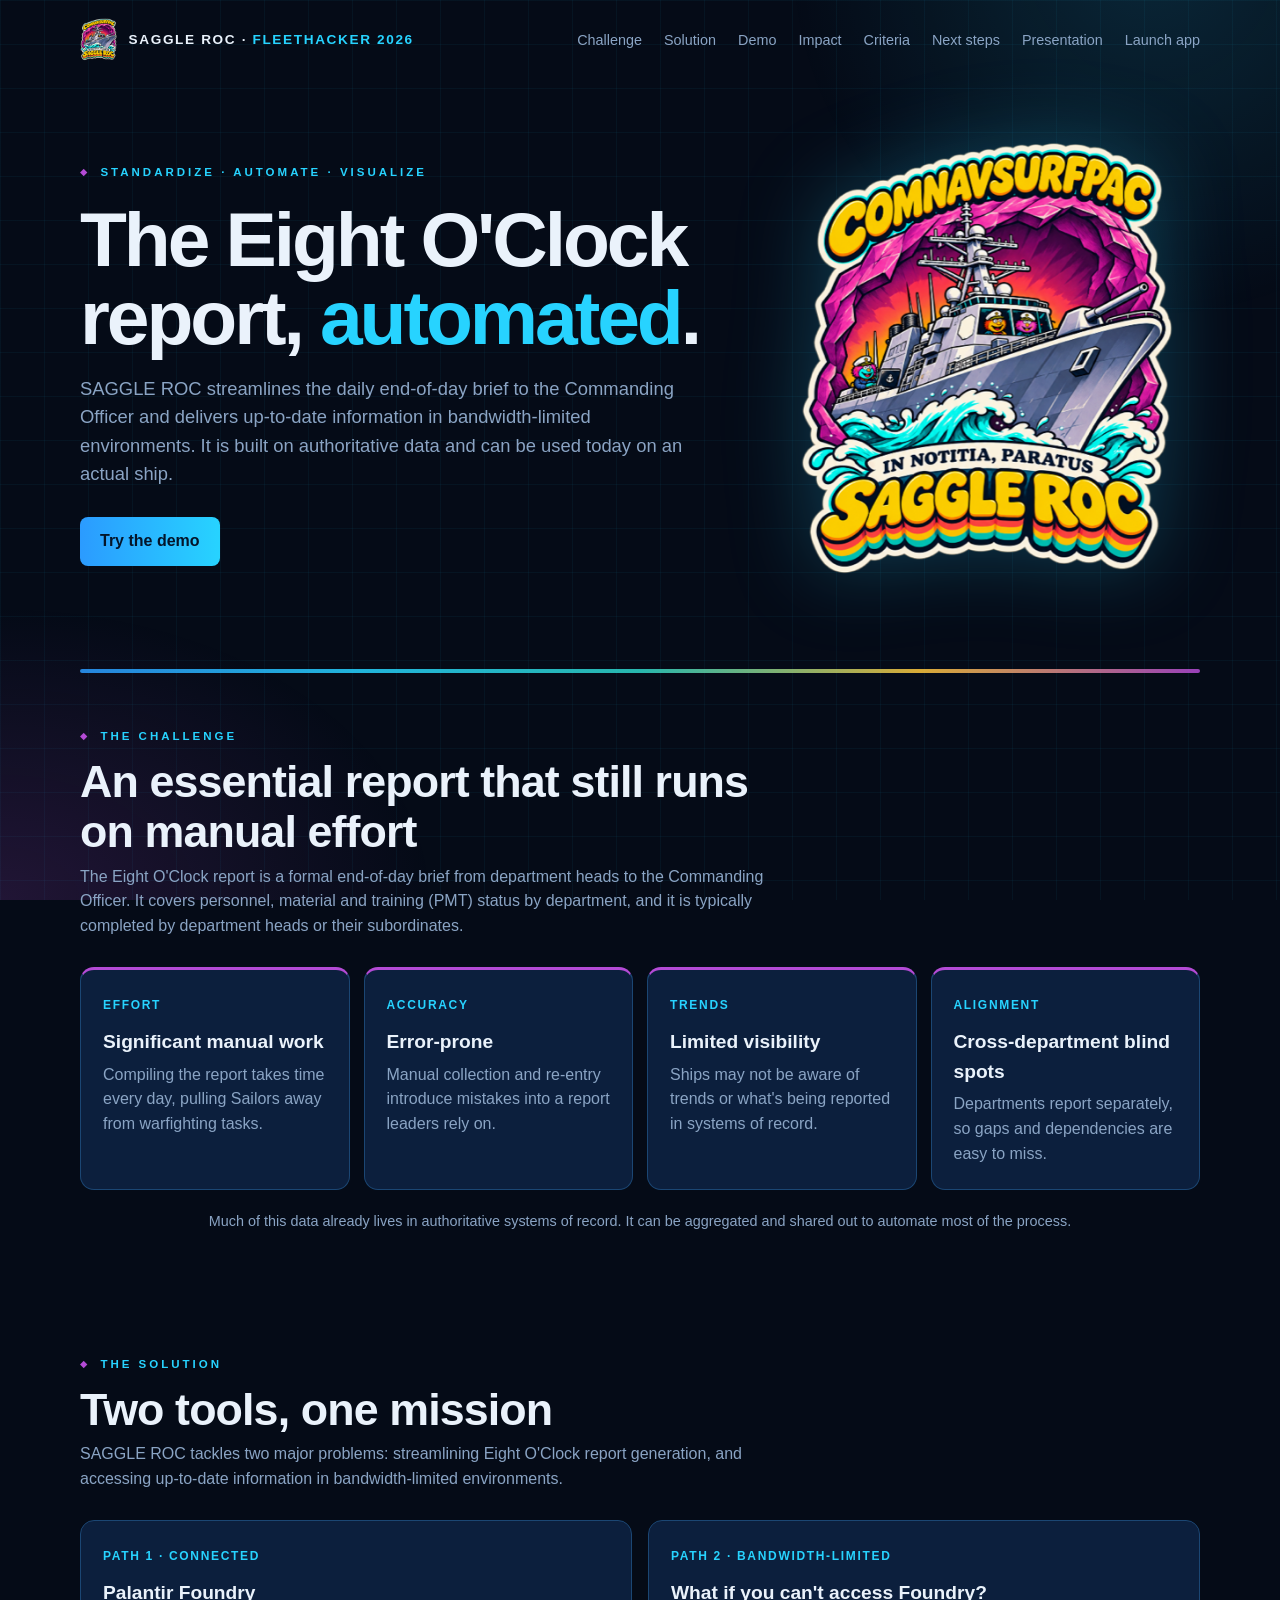
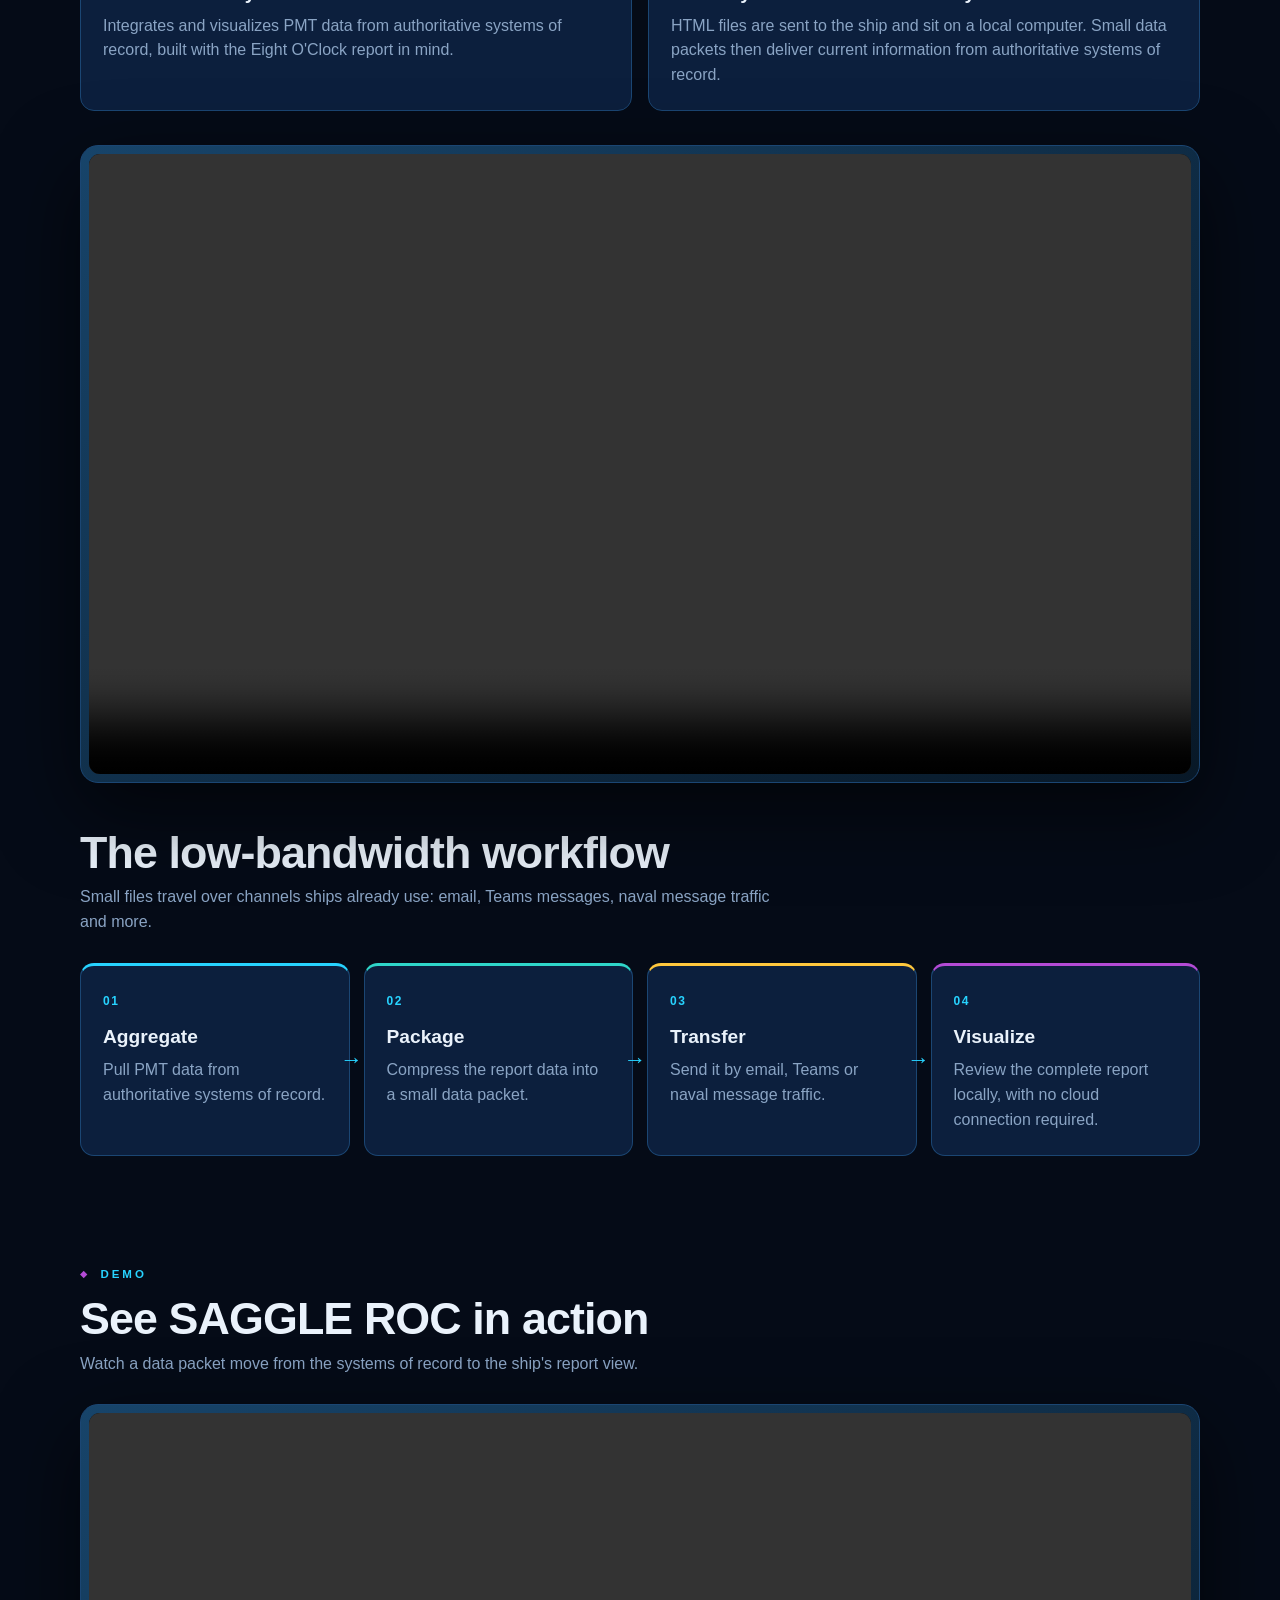
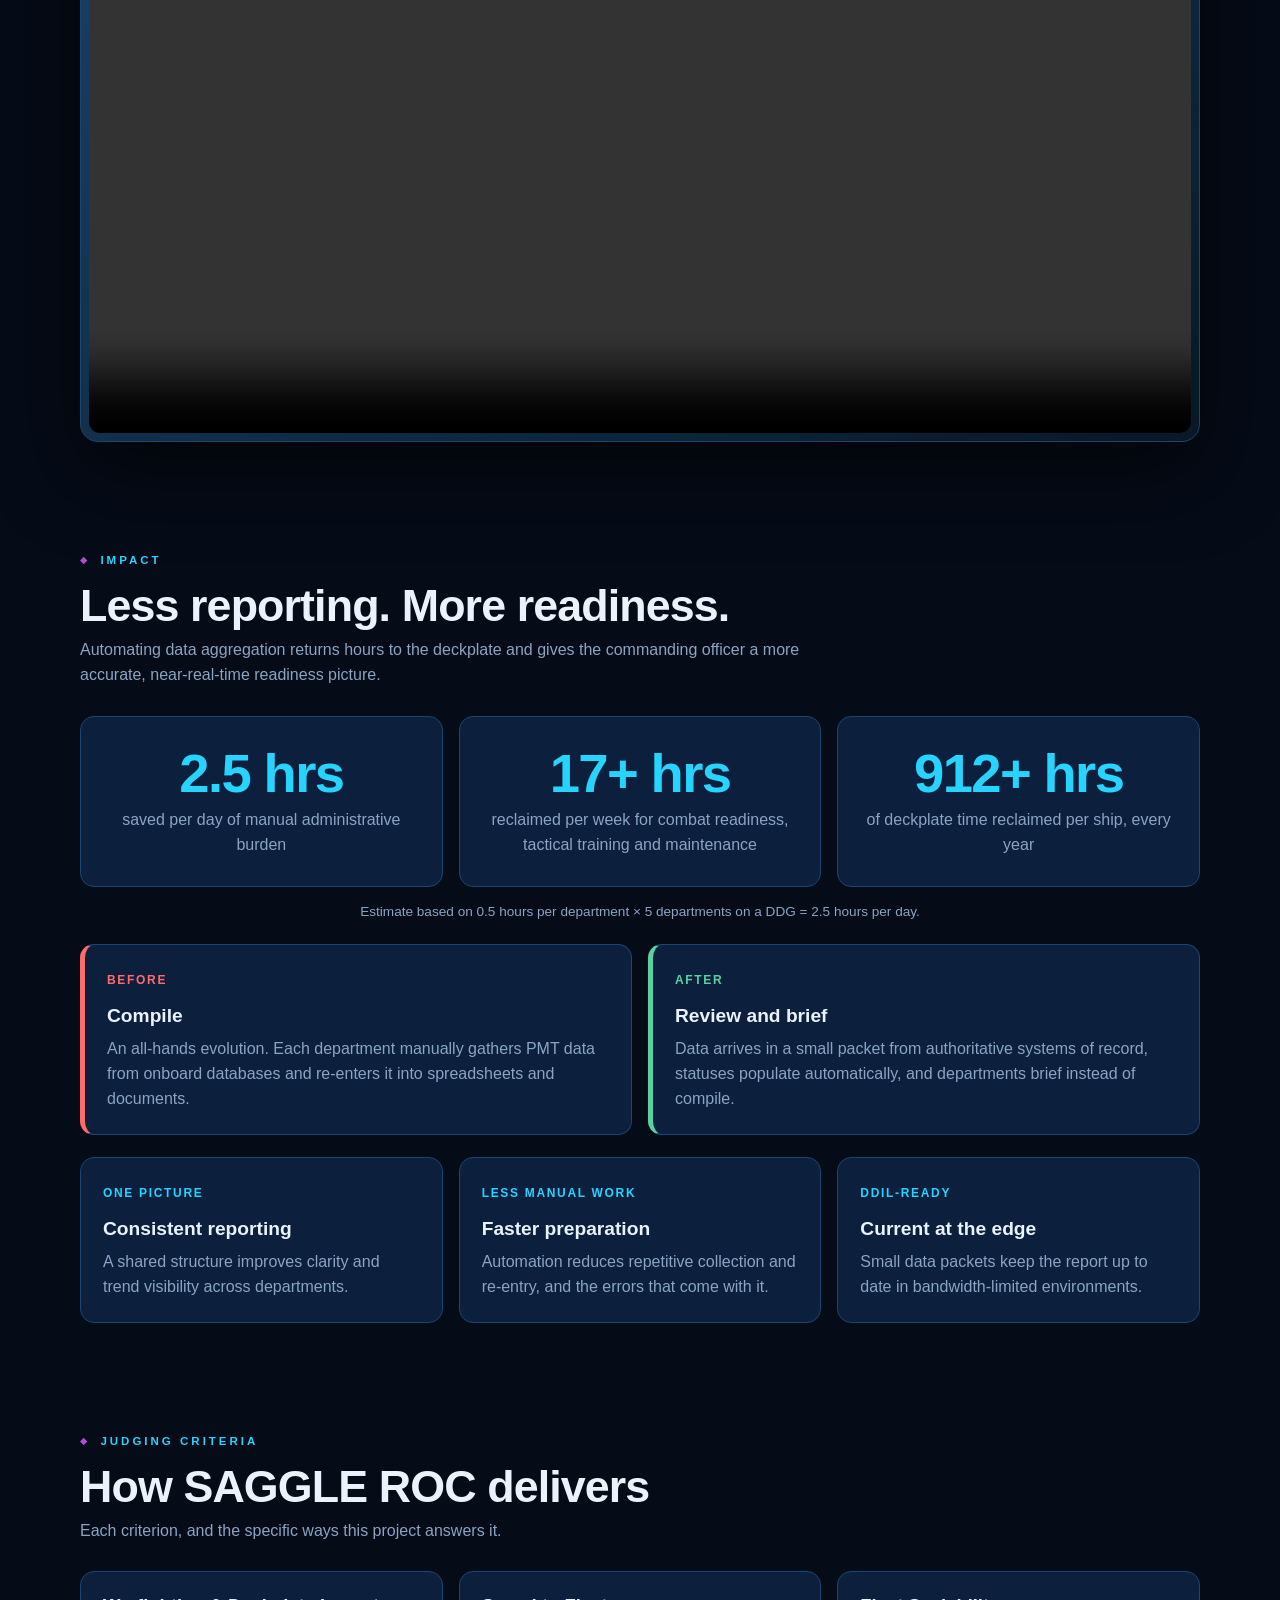
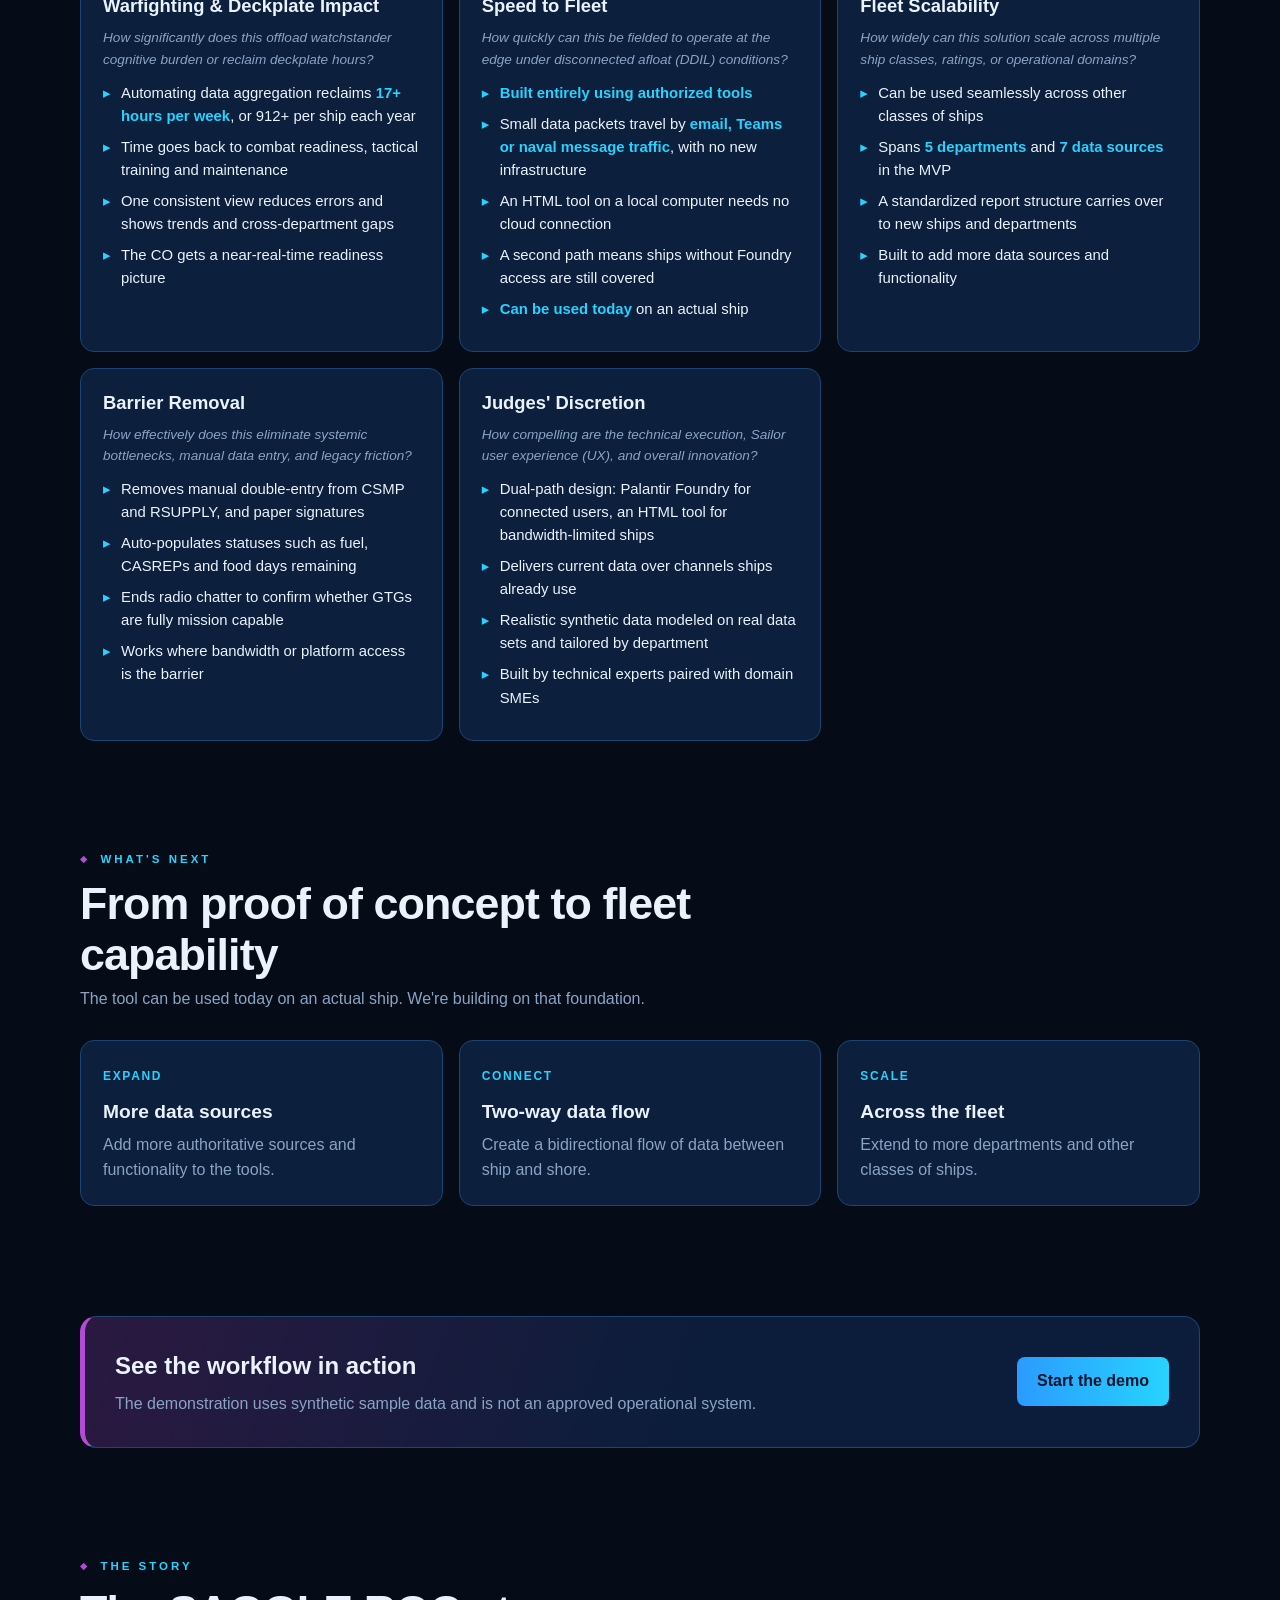
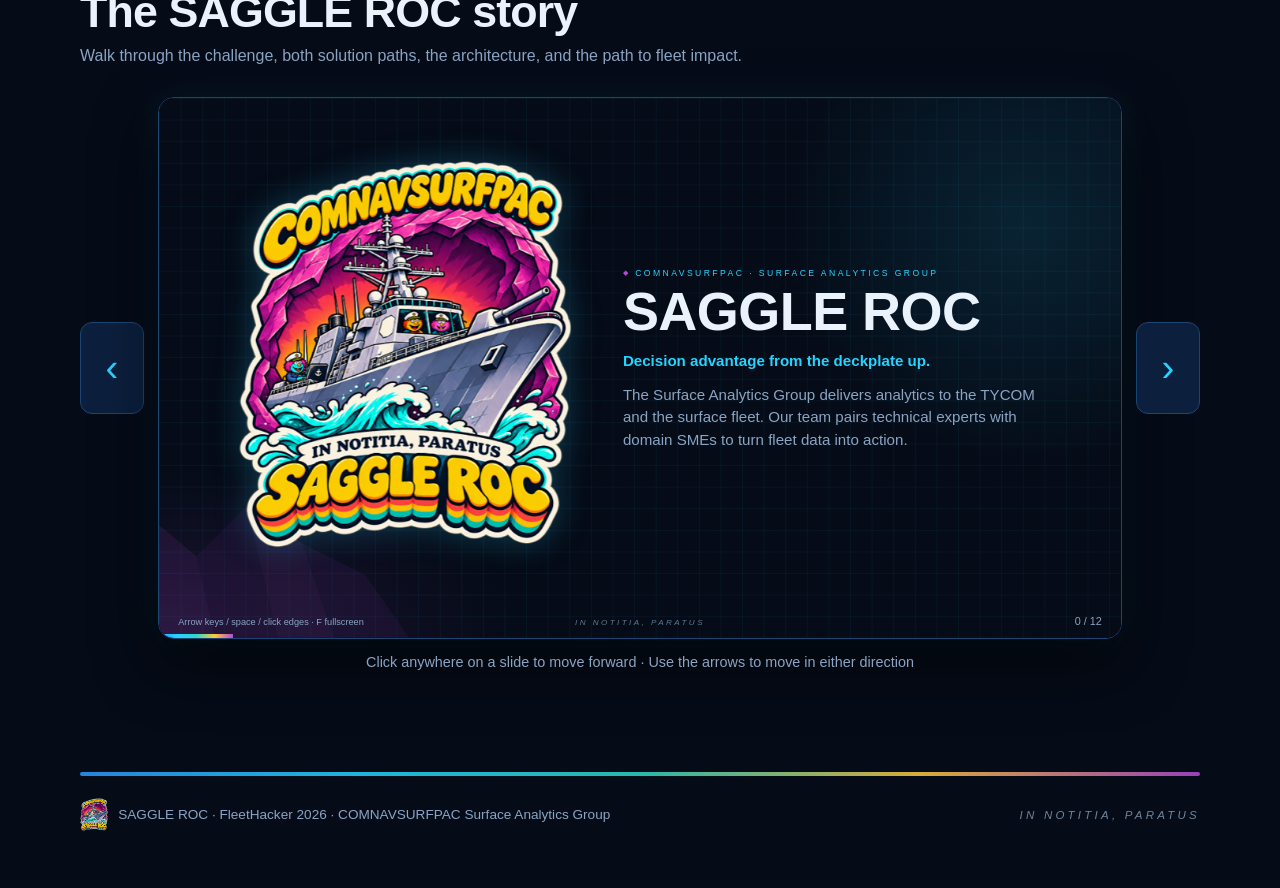
<file: index.html>
<!doctype html>
<html lang="en">
<head>
  <meta charset="utf-8">
  <meta name="viewport" content="width=device-width, initial-scale=1">
  <meta name="description" content="SAGGLE ROC automates the Eight O'Clock report and keeps ships informed in bandwidth-limited environments.">
  <title>SAGGLE ROC | FleetHacker 2026</title>
  <link rel="icon" type="image/png" href="./assets/logo.png">
  <style>
    :root{color-scheme:dark;--bg:#050b17;--panel:#0c1f3d;--panel2:#091a33;--line:#1b4673;--cyan:#27d3ff;--blue:#2b9bff;--ink:#eaf2fb;--muted:#8aa4c4;--crystal:#b44bd6;--amber:#ffc83d;--teal:#2fd6c9;--green:#5ad1a0}
    *{box-sizing:border-box}
    html{scroll-behavior:smooth}
    body{margin:0;background:var(--bg);color:var(--ink);font:16px/1.55 -apple-system,"Segoe UI",Helvetica,Arial,system-ui,sans-serif;position:relative;overflow-x:hidden}
    /* Subtle grid, matching the presentation */
    body::before{content:"";position:fixed;inset:0;background-image:linear-gradient(rgba(39,211,255,.05) 1px,transparent 1px),linear-gradient(90deg,rgba(39,211,255,.05) 1px,transparent 1px);background-size:44px 44px;pointer-events:none;z-index:0}
    /* Cyan glow top-right, crystal glow bottom-left */
    body::after{content:"";position:fixed;inset:0;pointer-events:none;z-index:0;background:radial-gradient(circle 520px at 90% -5%,rgba(39,211,255,.14),transparent 70%),radial-gradient(ellipse 620px 420px at 0% 100%,rgba(180,75,214,.16),transparent 70%)}
    header,main,footer{position:relative;z-index:1}
    a{color:inherit}
    .wrap{width:min(1120px,calc(100% - 32px));margin:auto}

    /* Nav */
    nav{display:flex;align-items:center;justify-content:space-between;padding:18px 0}
    .brand{display:flex;align-items:center;gap:12px;font-weight:800;letter-spacing:.12em;font-size:.85rem;text-transform:uppercase;text-decoration:none}
    .brand img{height:44px;width:auto}
    .brand span em{font-style:normal;color:var(--cyan)}
    .navlinks{display:flex;gap:22px;color:var(--muted);font-size:.9rem}
    .navlinks a{text-decoration:none;transition:color .2s}
    .navlinks a:hover{color:var(--cyan)}

    /* Hero */
    .hero{display:grid;grid-template-columns:1.2fr .8fr;gap:48px;align-items:center;padding:56px 0 76px}
    .eyebrow,.kicker{color:var(--cyan);font-weight:800;letter-spacing:.26em;font-size:.72rem;text-transform:uppercase}
    .eyebrow::before,.kicker::before{content:"\25C6";color:var(--crystal);margin-right:10px;font-size:.6rem;vertical-align:.1em}
    .hero h1{font-size:clamp(2.8rem,6vw,5.2rem);line-height:1.02;letter-spacing:-.04em;margin:18px 0}
    .hero h1 em{font-style:normal;color:var(--cyan)}
    .hero p{max-width:620px;color:var(--muted);font-size:1.15rem}
    .actions{display:flex;flex-wrap:wrap;gap:12px;margin-top:28px}
    .button{display:inline-block;text-decoration:none;padding:12px 20px;border-radius:8px;background:linear-gradient(90deg,var(--blue),var(--cyan));color:#04152a;font-weight:800;transition:transform .15s,box-shadow .15s}
    .button:hover{transform:translateY(-1px);box-shadow:0 8px 26px rgba(39,211,255,.3)}
    .button.secondary{background:transparent;color:var(--ink);border:1px solid var(--line)}
    .button.secondary:hover{border-color:var(--cyan);box-shadow:none}
    .hero-logo{display:flex;justify-content:center}
    .hero-logo img{width:min(100%,380px);height:auto;filter:drop-shadow(0 0 40px rgba(39,211,255,.25))}

    /* Accent bar (logo-inspired gradient) */
    .rule{height:4px;border-radius:4px;background:linear-gradient(90deg,var(--blue),var(--cyan),var(--teal),var(--amber),var(--crystal));opacity:.85}

    /* Presentation */
    .presentation-shell{display:grid;grid-template-columns:64px minmax(0,1fr) 64px;gap:14px;align-items:center}
    .presentation-frame{width:100%;aspect-ratio:16/9;border:1px solid var(--line);border-radius:16px;background:var(--bg);box-shadow:0 24px 60px #0009,0 0 40px rgba(39,211,255,.08)}
    .slide-arrow{height:92px;border:1px solid var(--line);border-radius:12px;background:var(--panel);color:var(--cyan);font-size:2.4rem;cursor:pointer;transition:all .2s}
    .slide-arrow:hover{border-color:var(--cyan);background:#12305a}
    .presentation-help{text-align:center;color:var(--muted);font-size:.9rem;margin-top:12px}

    /* Sections */
    section{padding:55px 0}
    .section-head{max-width:720px;margin-bottom:28px}
    .section-head h2{font-size:clamp(1.9rem,3.8vw,2.8rem);line-height:1.12;margin:10px 0 8px;letter-spacing:-.02em}
    .section-head p{color:var(--muted);margin:0}
    .grid{display:grid;grid-template-columns:repeat(3,1fr);gap:16px}
    .card{background:var(--panel);border:1px solid var(--line);border-radius:14px;padding:22px;transition:border-color .2s,transform .2s}
    .card:hover{border-color:var(--cyan);transform:translateY(-2px)}
    .number{color:var(--cyan);font-weight:800;font-size:.75rem;letter-spacing:.14em}
    .card h3{margin:10px 0 6px;font-size:1.2rem}
    .card p{color:var(--muted);margin:0}
    .flow{display:grid;grid-template-columns:repeat(4,1fr);gap:14px}
    .flow .card{position:relative;border-top:3px solid var(--cyan)}
    .flow .card:nth-child(2){border-top-color:var(--teal)}
    .flow .card:nth-child(3){border-top-color:var(--amber)}
    .flow .card:nth-child(4){border-top-color:var(--crystal)}
    .flow .card:not(:last-child)::after{content:"\2192";position:absolute;right:-14px;top:50%;transform:translateY(-50%);z-index:2;color:var(--cyan);font-size:1.4rem}

    /* FleetPulse video (carried over from the dev branch) */
    .showcase{padding:0}
    .video-shell{position:relative;padding:8px;border:1px solid var(--line);border-radius:18px;background:linear-gradient(145deg,#17446a,#081827);box-shadow:0 28px 80px #0009}
    .showcase-video{display:block;width:100%;aspect-ratio:16/9;object-fit:cover;border-radius:11px;background:#02070c}
    .video-label{position:absolute;left:25px;top:25px;padding:6px 10px;border:1px solid #ffffff35;border-radius:999px;background:#03101ccc;color:#d8efff;font-size:.7rem;font-weight:850;letter-spacing:.1em;pointer-events:none}
    .grid.two{grid-template-columns:repeat(2,1fr)}
    .demo-placeholder{aspect-ratio:16/9;display:flex;flex-direction:column;align-items:center;justify-content:center;gap:14px;text-align:center;padding:24px;border:2px dashed var(--line);border-radius:16px;background:rgba(12,31,61,.5);color:var(--muted)}
    .demo-placeholder p{margin:0;max-width:460px}
    .demo-badge{color:var(--cyan);font-weight:800;letter-spacing:.2em;text-transform:uppercase;font-size:.78rem;border:1px solid var(--line);border-radius:999px;padding:6px 14px}
    .stat{text-align:center;padding:28px 22px}
    .stat-num{font-size:clamp(2.2rem,4.4vw,3.4rem);font-weight:800;color:var(--cyan);letter-spacing:-.03em;line-height:1.05;margin-bottom:6px}
    .fine{color:var(--muted);font-size:.85rem;margin:14px 0 0;text-align:center}
    .ba.before{border-left:5px solid #ff6b6b}
    .ba.after{border-left:5px solid var(--green)}
    .ba.before .number{color:#ff6b6b}
    .ba.after .number{color:var(--green)}
    .crit-head{display:flex;justify-content:space-between;align-items:flex-start;gap:12px}
    .crit-title{font-size:1.15rem;font-weight:700;line-height:1.25}
    .crit-weight{color:var(--cyan);font-size:1.8rem;font-weight:800;line-height:1}
    .crit-q{color:var(--muted);font-size:.85rem;font-style:italic;margin:10px 0 12px}
    .crit ul{list-style:none;margin:0;padding:0;color:var(--ink);font-size:.93rem}
    .crit li{position:relative;padding-left:18px;margin-bottom:8px}
    .crit li::before{content:"\25B8";color:var(--cyan);position:absolute;left:0}
    .crit li b{color:var(--cyan)}
    .flow.nochain .card::after{display:none}
    .flow.nochain .card{border-top-color:var(--crystal)}
    /* Callout */
    .callout{display:flex;justify-content:space-between;gap:30px;align-items:center;background:linear-gradient(110deg,rgba(180,75,214,.22),rgba(12,31,61,.95) 55%);border:1px solid var(--line);border-left:5px solid var(--crystal);border-radius:16px;padding:30px}
    .callout h2{margin:0 0 8px}
    .callout p{margin:0;color:var(--muted)}

    footer{padding:30px 0 56px;color:var(--muted);font-size:.85rem}
    .foot{display:flex;justify-content:space-between;align-items:center;gap:20px;flex-wrap:wrap;margin-top:22px}
    .foot img{height:34px;vertical-align:middle;margin-right:10px}
    .motto{font-style:italic;letter-spacing:.28em;text-transform:uppercase;font-size:.72rem;opacity:.8}

    @media(max-width:850px){.hero{grid-template-columns:1fr;padding-top:36px}.hero-logo{order:-1}.hero-logo img{width:240px}.grid,.grid.two{grid-template-columns:1fr}.flow{grid-template-columns:1fr 1fr}.flow .card::after{display:none}.presentation-shell{grid-template-columns:46px minmax(0,1fr) 46px}.slide-arrow{height:70px}}
    @media(max-width:560px){.navlinks{display:none}.flow{grid-template-columns:1fr}.callout{display:block}.callout .button{margin-top:20px}.presentation-shell{grid-template-columns:1fr 1fr}.presentation-frame{grid-column:1/-1;grid-row:1}.slide-arrow{height:48px}.brand span{font-size:.7rem}}
  </style>
</head>
<body>
  <header class="wrap">
    <nav>
      <a class="brand" href="./"><img src="./assets/logo.png" alt="SAGGLE ROC logo"><span>SAGGLE ROC · <em>FleetHacker 2026</em></span></a>
      <div class="navlinks"><a href="#challenge">Challenge</a><a href="#how">Solution</a><a href="#demo">Demo</a><a href="#impact">Impact</a><a href="#criteria">Criteria</a><a href="#next">Next steps</a><a href="#presentation">Presentation</a><a href="./app/">Launch app</a></div>
    </nav>
    <div class="hero">
      <div>
        <div class="eyebrow">Standardize · Automate · Visualize</div>
        <h1>The Eight O'Clock report, <em>automated</em>.</h1>
        <p>SAGGLE ROC streamlines the daily end-of-day brief to the Commanding Officer and delivers up-to-date information in bandwidth-limited environments. It is built on authoritative data and can be used today on an actual ship.</p>
        <div class="actions"><a class="button" href="./app/">Try the demo</a></div>
      </div>
      <div class="hero-logo"><img src="./assets/logo.png" alt="COMNAVSURFPAC SAGGLE ROC team logo: In notitia, paratus"></div>
    </div>
    <div class="rule"></div>
  </header>

  <main>
    <section id="challenge"><div class="wrap">
      <div class="section-head"><div class="kicker">The challenge</div><h2>An essential report that still runs on manual effort</h2><p>The Eight O'Clock report is a formal end-of-day brief from department heads to the Commanding Officer. It covers personnel, material and training (PMT) status by department, and it is typically completed by department heads or their subordinates.</p></div>
      <div class="flow nochain">
        <article class="card"><span class="number">EFFORT</span><h3>Significant manual work</h3><p>Compiling the report takes time every day, pulling Sailors away from warfighting tasks.</p></article>
        <article class="card"><span class="number">ACCURACY</span><h3>Error-prone</h3><p>Manual collection and re-entry introduce mistakes into a report leaders rely on.</p></article>
        <article class="card"><span class="number">TRENDS</span><h3>Limited visibility</h3><p>Ships may not be aware of trends or what's being reported in systems of record.</p></article>
        <article class="card"><span class="number">ALIGNMENT</span><h3>Cross-department blind spots</h3><p>Departments report separately, so gaps and dependencies are easy to miss.</p></article>
      </div>
      <p class="presentation-help" style="margin-top:20px">Much of this data already lives in authoritative systems of record. It can be aggregated and shared out to automate most of the process.</p>
    </div></section>

    <section id="how"><div class="wrap">
      <div class="section-head"><div class="kicker">The solution</div><h2>Two tools, one mission</h2><p>SAGGLE ROC tackles two major problems: streamlining Eight O'Clock report generation, and accessing up-to-date information in bandwidth-limited environments.</p></div>
      <div class="grid two">
        <article class="card"><span class="number">PATH 1 · CONNECTED</span><h3>Palantir Foundry</h3><p>Integrates and visualizes PMT data from authoritative systems of record, built with the Eight O'Clock report in mind.</p></article>
        <article class="card"><span class="number">PATH 2 · BANDWIDTH-LIMITED</span><h3>What if you can't access Foundry?</h3><p>HTML files are sent to the ship and sit on a local computer. Small data packets then deliver current information from authoritative systems of record.</p></article>
      </div>
      <div class="showcase" id="showcase" style="margin-top:34px">
        <div class="video-shell"><video class="showcase-video" src="./FleetPulse.mp4" autoplay muted loop playsinline controls preload="metadata">Your browser does not support embedded video.</video></div>
      </div>
      <div class="section-head" style="margin-top:44px"><h2>The low-bandwidth workflow</h2><p>Small files travel over channels ships already use: email, Teams messages, naval message traffic and more.</p></div>
      <div class="flow">
        <article class="card"><span class="number">01</span><h3>Aggregate</h3><p>Pull PMT data from authoritative systems of record.</p></article>
        <article class="card"><span class="number">02</span><h3>Package</h3><p>Compress the report data into a small data packet.</p></article>
        <article class="card"><span class="number">03</span><h3>Transfer</h3><p>Send it by email, Teams or naval message traffic.</p></article>
        <article class="card"><span class="number">04</span><h3>Visualize</h3><p>Review the complete report locally, with no cloud connection required.</p></article>
      </div>
    </div></section>

    <section id="demo"><div class="wrap">
      <div class="section-head"><div class="kicker">Demo</div><h2>See SAGGLE ROC in action</h2><p>Watch a data packet move from the systems of record to the ship's report view.</p></div>
      <div class="video-shell">
        <span class="video-label">SAGGLE ROC · PRODUCT DEMO</span>
        <video class="showcase-video" src="./saggleroc-demo.mp4?v=3" controls playsinline preload="metadata">Your browser does not support embedded video.</video>
      </div>
    </div></section>

    <section id="impact"><div class="wrap">
      <div class="section-head"><div class="kicker">Impact</div><h2>Less reporting. More readiness.</h2><p>Automating data aggregation returns hours to the deckplate and gives the commanding officer a more accurate, near-real-time readiness picture.</p></div>
      <div class="grid">
        <article class="card stat"><div class="stat-num">2.5 hrs</div><p>saved per day of manual administrative burden</p></article>
        <article class="card stat"><div class="stat-num">17+ hrs</div><p>reclaimed per week for combat readiness, tactical training and maintenance</p></article>
        <article class="card stat"><div class="stat-num">912+ hrs</div><p>of deckplate time reclaimed per ship, every year</p></article>
      </div>
      <p class="fine">Estimate based on 0.5 hours per department × 5 departments on a DDG = 2.5 hours per day.</p>
      <div class="grid two" style="margin-top:22px">
        <article class="card ba before"><span class="number">BEFORE</span><h3>Compile</h3><p>An all-hands evolution. Each department manually gathers PMT data from onboard databases and re-enters it into spreadsheets and documents.</p></article>
        <article class="card ba after"><span class="number">AFTER</span><h3>Review and brief</h3><p>Data arrives in a small packet from authoritative systems of record, statuses populate automatically, and departments brief instead of compile.</p></article>
      </div>
      <div class="grid" style="margin-top:22px">
        <article class="card"><span class="number">ONE PICTURE</span><h3>Consistent reporting</h3><p>A shared structure improves clarity and trend visibility across departments.</p></article>
        <article class="card"><span class="number">LESS MANUAL WORK</span><h3>Faster preparation</h3><p>Automation reduces repetitive collection and re-entry, and the errors that come with it.</p></article>
        <article class="card"><span class="number">DDIL-READY</span><h3>Current at the edge</h3><p>Small data packets keep the report up to date in bandwidth-limited environments.</p></article>
      </div>
    </div></section>

    <section id="criteria"><div class="wrap">
      <div class="section-head"><div class="kicker">Judging criteria</div><h2>How SAGGLE ROC delivers</h2><p>Each criterion, and the specific ways this project answers it.</p></div>
      <div class="grid">
        <article class="card crit"><div class="crit-head"><span class="crit-title">Warfighting &amp; Deckplate Impact</span></div>
          <div class="crit-q">How significantly does this offload watchstander cognitive burden or reclaim deckplate hours?</div>
          <ul>
            <li>Automating data aggregation reclaims <b>17+ hours per week</b>, or 912+ per ship each year</li>
            <li>Time goes back to combat readiness, tactical training and maintenance</li>
            <li>One consistent view reduces errors and shows trends and cross-department gaps</li>
            <li>The CO gets a near-real-time readiness picture</li>
          </ul></article>
        <article class="card crit"><div class="crit-head"><span class="crit-title">Speed to Fleet</span></div>
          <div class="crit-q">How quickly can this be fielded to operate at the edge under disconnected afloat (DDIL) conditions?</div>
          <ul>
            <li><b>Built entirely using authorized tools</b></li>
            <li>Small data packets travel by <b>email, Teams or naval message traffic</b>, with no new infrastructure</li>
            <li>An HTML tool on a local computer needs no cloud connection</li>
            <li>A second path means ships without Foundry access are still covered</li>
            <li><b>Can be used today</b> on an actual ship</li>
          </ul></article>
        <article class="card crit"><div class="crit-head"><span class="crit-title">Fleet Scalability</span></div>
          <div class="crit-q">How widely can this solution scale across multiple ship classes, ratings, or operational domains?</div>
          <ul>
            <li>Can be used seamlessly across other classes of ships</li>
            <li>Spans <b>5 departments</b> and <b>7 data sources</b> in the MVP</li>
            <li>A standardized report structure carries over to new ships and departments</li>
            <li>Built to add more data sources and functionality</li>
          </ul></article>
        <article class="card crit"><div class="crit-head"><span class="crit-title">Barrier Removal</span></div>
          <div class="crit-q">How effectively does this eliminate systemic bottlenecks, manual data entry, and legacy friction?</div>
          <ul>
            <li>Removes manual double-entry from CSMP and RSUPPLY, and paper signatures</li>
            <li>Auto-populates statuses such as fuel, CASREPs and food days remaining</li>
            <li>Ends radio chatter to confirm whether GTGs are fully mission capable</li>
            <li>Works where bandwidth or platform access is the barrier</li>
          </ul></article>
        <article class="card crit"><div class="crit-head"><span class="crit-title">Judges' Discretion</span></div>
          <div class="crit-q">How compelling are the technical execution, Sailor user experience (UX), and overall innovation?</div>
          <ul>
            <li>Dual-path design: Palantir Foundry for connected users, an HTML tool for bandwidth-limited ships</li>
            <li>Delivers current data over channels ships already use</li>
            <li>Realistic synthetic data modeled on real data sets and tailored by department</li>
            <li>Built by technical experts paired with domain SMEs</li>
          </ul></article>
      </div>
    </div></section>

    <section id="next"><div class="wrap">
      <div class="section-head"><div class="kicker">What's next</div><h2>From proof of concept to fleet capability</h2><p>The tool can be used today on an actual ship. We're building on that foundation.</p></div>
      <div class="grid">
        <article class="card"><span class="number">EXPAND</span><h3>More data sources</h3><p>Add more authoritative sources and functionality to the tools.</p></article>
        <article class="card"><span class="number">CONNECT</span><h3>Two-way data flow</h3><p>Create a bidirectional flow of data between ship and shore.</p></article>
        <article class="card"><span class="number">SCALE</span><h3>Across the fleet</h3><p>Extend to more departments and other classes of ships.</p></article>
      </div>
    </div></section>

    <section><div class="wrap"><div class="callout">
      <div><h2>See the workflow in action</h2><p>The demonstration uses synthetic sample data and is not an approved operational system.</p></div>
      <a class="button" href="./app/">Start the demo</a>
    </div></div></section>

    <section id="presentation"><div class="wrap">
      <div class="section-head"><div class="kicker">The story</div><h2>The SAGGLE ROC story</h2><p>Walk through the challenge, both solution paths, the architecture, and the path to fleet impact.</p></div>
      <div class="presentation-shell">
        <button class="slide-arrow" id="presentationPrevious" aria-label="Previous presentation slide">&#8249;</button>
        <iframe class="presentation-frame" id="presentationFrame" src="./presentation/" title="SAGGLE ROC presentation"></iframe>
        <button class="slide-arrow" id="presentationNext" aria-label="Next presentation slide">&#8250;</button>
      </div>
      <p class="presentation-help">Click anywhere on a slide to move forward · Use the arrows to move in either direction</p>
    </div></section>
  </main>

  <footer class="wrap">
    <div class="rule"></div>
    <div class="foot">
      <div><img src="./assets/logo.png" alt="">SAGGLE ROC · FleetHacker 2026 · COMNAVSURFPAC Surface Analytics Group</div>
      <div class="motto">In notitia, paratus</div>
    </div>
  </footer>

  <script>
    // Space bar scrolls the page smoothly (Shift + Space scrolls up)
    document.addEventListener("keydown", (e) => {
      if (e.code !== "Space" || e.ctrlKey || e.metaKey || e.altKey) return;
      const el = document.activeElement;
      if (el && el !== document.body && /^(BUTTON|A|INPUT|TEXTAREA|SELECT|IFRAME|VIDEO)$/.test(el.tagName)) return;
      if (el && el.isContentEditable) return;
      e.preventDefault();
      const reduce = window.matchMedia("(prefers-reduced-motion: reduce)").matches;
      const step = window.innerHeight * 0.85 * (e.shiftKey ? -1 : 1);
      window.scrollBy({ top: step, behavior: reduce ? "auto" : "smooth" });
    });

    const presentation = document.getElementById("presentationFrame");
    document.getElementById("presentationPrevious").addEventListener("click", () => presentation.contentWindow.postMessage("presentation:previous", "*"));
    document.getElementById("presentationNext").addEventListener("click", () => presentation.contentWindow.postMessage("presentation:next", "*"));
  </script>
</body>
</html>
</file>
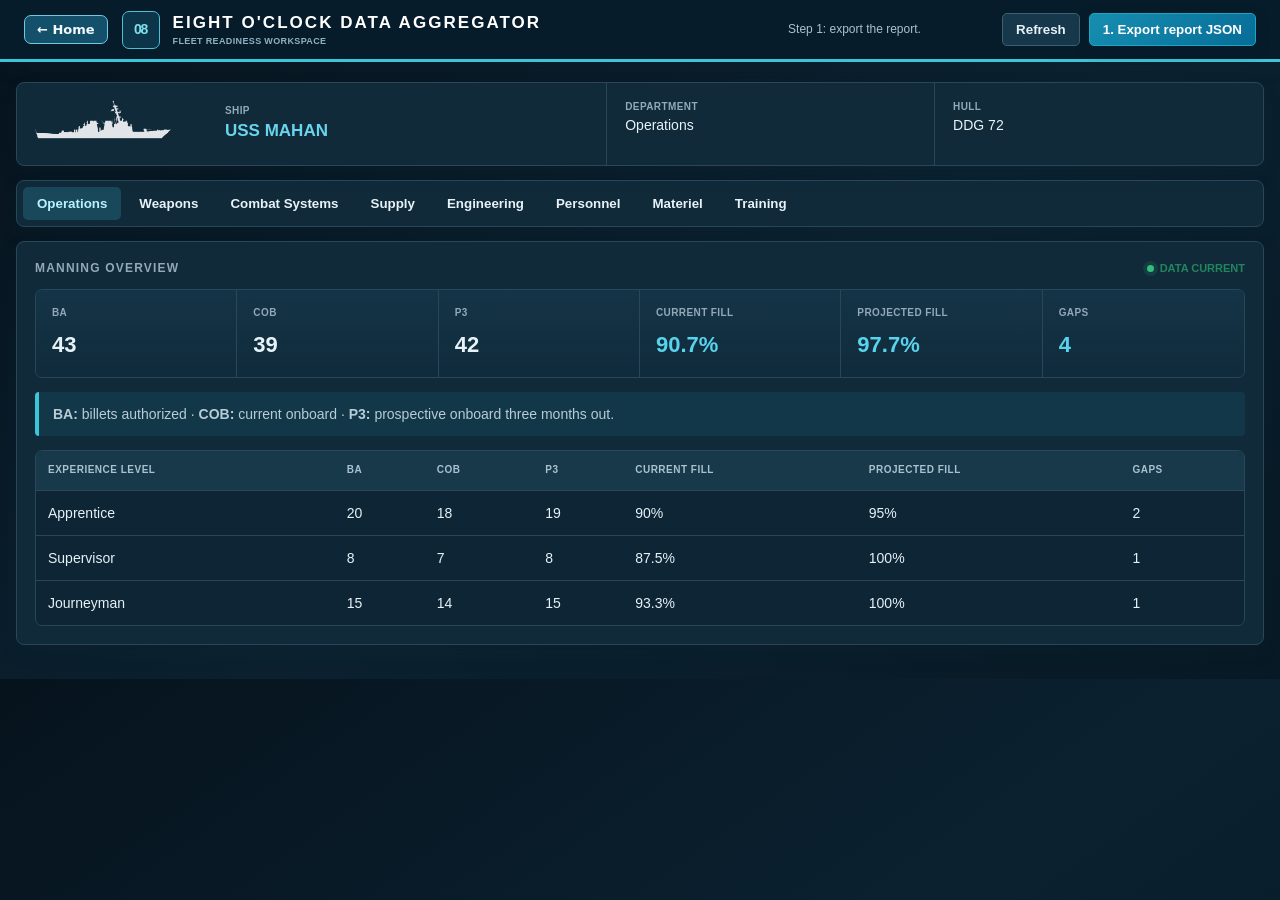
<file: app/index.html>
<!doctype html>
<html lang="en">
<head>
  <meta charset="utf-8">
  <meta name="viewport" content="width=device-width, initial-scale=1">
  <meta http-equiv="refresh" content="0; url=./foundry.html">
  <title>FleetHacker Temporary App Launcher</title>
  <link rel="stylesheet" href="./shared/site-home.css">
  <style>
    :root{color-scheme:dark;--text:#eef6ff;--muted:#abc0d3;--line:#31506f;--blue:#61b7ff;--gold:#ffd166}
    *{box-sizing:border-box}body{margin:0;min-height:100vh;background:radial-gradient(circle at 80% 10%,#164b77 0,transparent 28%),linear-gradient(145deg,#030d18,#071d34);color:var(--text);font:16px/1.5 system-ui,sans-serif}main{width:min(940px,calc(100% - 32px));margin:0 auto;padding:48px 0}a{color:inherit}.topline{display:flex;justify-content:space-between;gap:16px}.back{color:var(--muted);text-decoration:none}.reset{color:var(--muted);background:transparent;border:1px solid var(--line);border-radius:7px;padding:8px 12px;cursor:pointer}.temp{display:inline-block;margin-top:45px;padding:5px 9px;border:1px solid #e7b84e;border-radius:999px;color:var(--gold);font-size:.72rem;font-weight:850;letter-spacing:.08em}h1{font-size:clamp(2.4rem,6vw,4.6rem);line-height:1;margin:18px 0}header p{color:var(--muted);max-width:680px;font-size:1.1rem}.grid{display:grid;grid-template-columns:1fr 1fr;gap:18px;margin-top:38px}.card{background:linear-gradient(145deg,#123a60,#0a2037);border:1px solid var(--line);border-radius:14px;padding:24px;box-shadow:0 15px 40px #0005}.card p{color:var(--muted);min-height:72px}.button{display:inline-block;text-decoration:none;padding:11px 16px;border-radius:7px;background:var(--blue);color:#052039;font-weight:850}.note{margin-top:22px;padding:16px;border-left:4px solid var(--gold);background:#ffd16610;color:var(--muted)}@media(max-width:650px){.grid{grid-template-columns:1fr}.card p{min-height:auto}}
  </style>
</head>
<body><main>
  <div class="topline"><a class="site-home" href="../">← Home</a><button id="resetApp" class="reset">Reset entire demo</button></div>
  <header><span class="temp">TEMPORARY APP LAUNCHER</span><h1>Choose a side of the workflow.</h1><p>The prototype is split into a shore-side message generator and an offline viewer. Open both in separate tabs to walk through the full demo.</p></header>
  <div class="grid">
    <article class="card"><div>STEP 1</div><h2>Export from Foundry</h2><p>Export the synthetic 0800 report JSON and save it to the simulated drive.</p><a class="button" href="./foundry.html">Open Foundry</a></article>
    <article class="card"><div>STEP 2</div><h2>Generate a message</h2><p>Load the Foundry export from the simulated drive, generate the message, and send it to the ship.</p><a class="button" href="./sender.html">Open generator</a></article>
    <article class="card"><div>STEP 3</div><h2>View the Readiness Dashboard</h2><p>Open the USS MAHAN readiness dashboard aboard the simulated ship.</p><a class="button" href="./mahan_dashboard.html">Open dashboard</a></article>
  </div>
  <div class="note"><strong>TEMP / DEMO ONLY:</strong> Use synthetic data. The prototype is not an approved operational, security, or classification-handling system.</div>
</main>
<script src="./shared/virtual-drive.js"></script>
<script>
  location.replace("./foundry.html");
  document.getElementById("resetApp").addEventListener("click",()=>{VirtualDrive.clear();location.href="./foundry.html";});
</script>
</body>
</html>
</file>
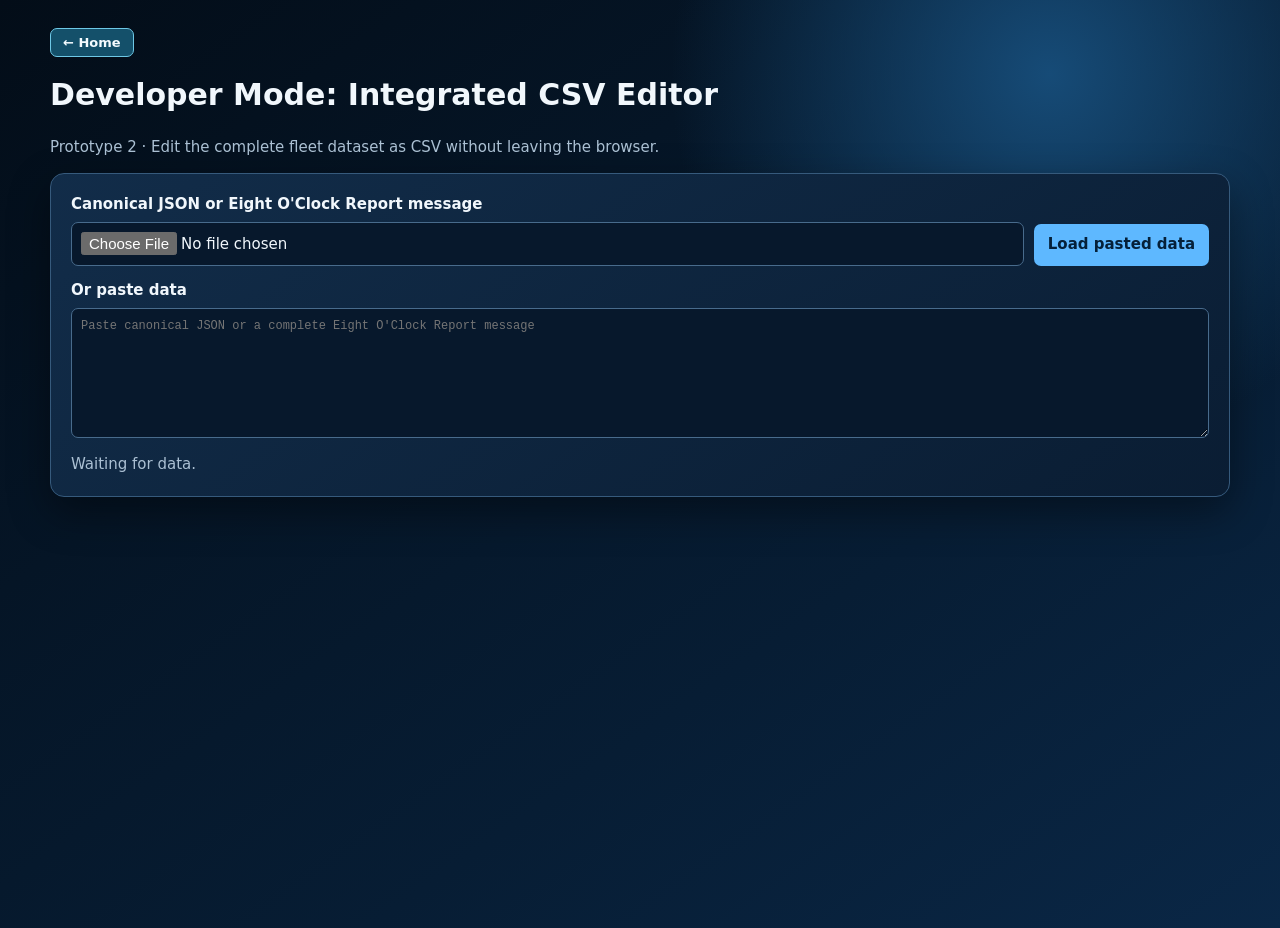
<file: app/developer-csv.html>
<!doctype html>
<html lang="en">
<head>
  <meta charset="utf-8">
  <meta name="viewport" content="width=device-width, initial-scale=1">
  <title>Integrated CSV Editor Prototype</title>
  <link rel="stylesheet" href="developer-mode.css">
  <link rel="stylesheet" href="./shared/site-home.css">
</head>
<body data-mode="csv">
<main>
  <a class="site-home" href="../">← Home</a>
  <h1>Developer Mode: Integrated CSV Editor</h1>
  <p class="lead">Prototype 2 · Edit the complete fleet dataset as CSV without leaving the browser.</p>
  <section class="card">
    <div class="toolbar">
      <div class="field"><label for="sourceFile">Canonical JSON or Eight O'Clock Report message</label><input id="sourceFile" type="file" accept=".json,.txt,application/json,text/plain"></div>
      <button id="loadData">Load pasted data</button>
    </div>
    <label for="sourceText" style="margin-top:14px">Or paste data</label>
    <textarea id="sourceText" placeholder="Paste canonical JSON or a complete Eight O'Clock Report message"></textarea>
    <div id="status" role="status">Waiting for data.</div>
  </section>
  <div id="workspace" hidden>
    <section class="card banner">
      <div><div class="eyebrow">SHIPBOARD DEVELOPER MODE</div><h2 id="shipName"></h2><p class="muted">Integrated CSV editing prototype</p></div>
      <div><span class="muted">DATA AS OF</span><strong id="asOf"></strong></div>
    </section>
    <section class="stats">
      <div class="stat"><span>Selected ship</span><strong id="selectedMetric">—</strong></div>
      <div class="stat"><span>Fleet average · calculated</span><strong id="averageMetric">—</strong></div>
      <div class="stat"><span>Fleet rank · calculated</span><strong id="rankMetric">—</strong></div>
      <div class="stat"><span>Failure rate</span><strong id="failureMetric">—</strong></div>
    </section>
    <div id="modeContent"></div>
    <section class="card save-bar"><span>Save the complete edited snapshot with ship-edit metadata and date.</span><button id="saveJson">Download ship edits JSON</button></section>
  </div>
</main>
<script src="shared/browser-foundation.js"></script>
<script src="developer-mode.js"></script>
</body>
</html>
</file>
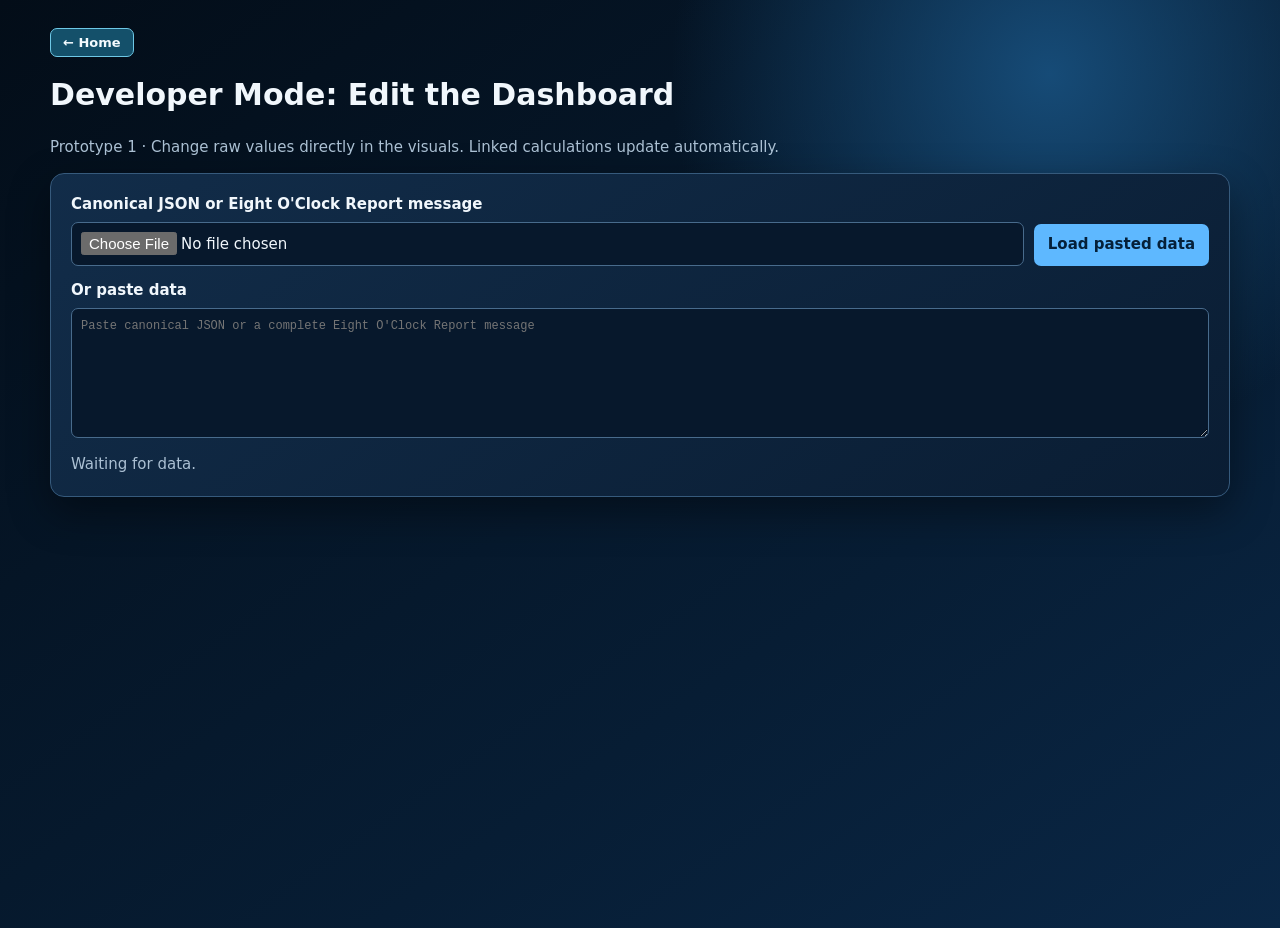
<file: app/developer-direct.html>
<!doctype html>
<html lang="en">
<head>
  <meta charset="utf-8">
  <meta name="viewport" content="width=device-width, initial-scale=1">
  <title>Direct-edit Dashboard Prototype</title>
  <link rel="stylesheet" href="developer-mode.css">
  <link rel="stylesheet" href="./shared/site-home.css">
</head>
<body data-mode="direct">
<main>
  <a class="site-home" href="../">← Home</a>
  <h1>Developer Mode: Edit the Dashboard</h1>
  <p class="lead">Prototype 1 · Change raw values directly in the visuals. Linked calculations update automatically.</p>
  <section class="card">
    <div class="toolbar">
      <div class="field"><label for="sourceFile">Canonical JSON or Eight O'Clock Report message</label><input id="sourceFile" type="file" accept=".json,.txt,application/json,text/plain"></div>
      <button id="loadData">Load pasted data</button>
    </div>
    <label for="sourceText" style="margin-top:14px">Or paste data</label>
    <textarea id="sourceText" placeholder="Paste canonical JSON or a complete Eight O'Clock Report message"></textarea>
    <div id="status" role="status">Waiting for data.</div>
  </section>
  <div id="workspace" hidden>
    <section class="card banner">
      <div><div class="eyebrow">SHIPBOARD DEVELOPER MODE</div><h2 id="shipName"></h2><p class="muted">Direct visual editing prototype</p></div>
      <div><span class="muted">DATA AS OF</span><strong id="asOf"></strong></div>
    </section>
    <section class="stats">
      <div class="stat"><span>Selected ship</span><strong id="selectedMetric">—</strong></div>
      <div class="stat"><span>Fleet average · calculated</span><strong id="averageMetric">—</strong></div>
      <div class="stat"><span>Fleet rank · calculated</span><strong id="rankMetric">—</strong></div>
      <div class="stat"><span>Failure rate</span><strong id="failureMetric">—</strong></div>
    </section>
    <div id="modeContent"></div>
    <section class="card save-bar"><span>Save the complete edited snapshot with ship-edit metadata and date.</span><button id="saveJson">Download ship edits JSON</button></section>
  </div>
</main>
<script src="shared/browser-foundation.js"></script>
<script src="developer-mode.js"></script>
</body>
</html>
</file>
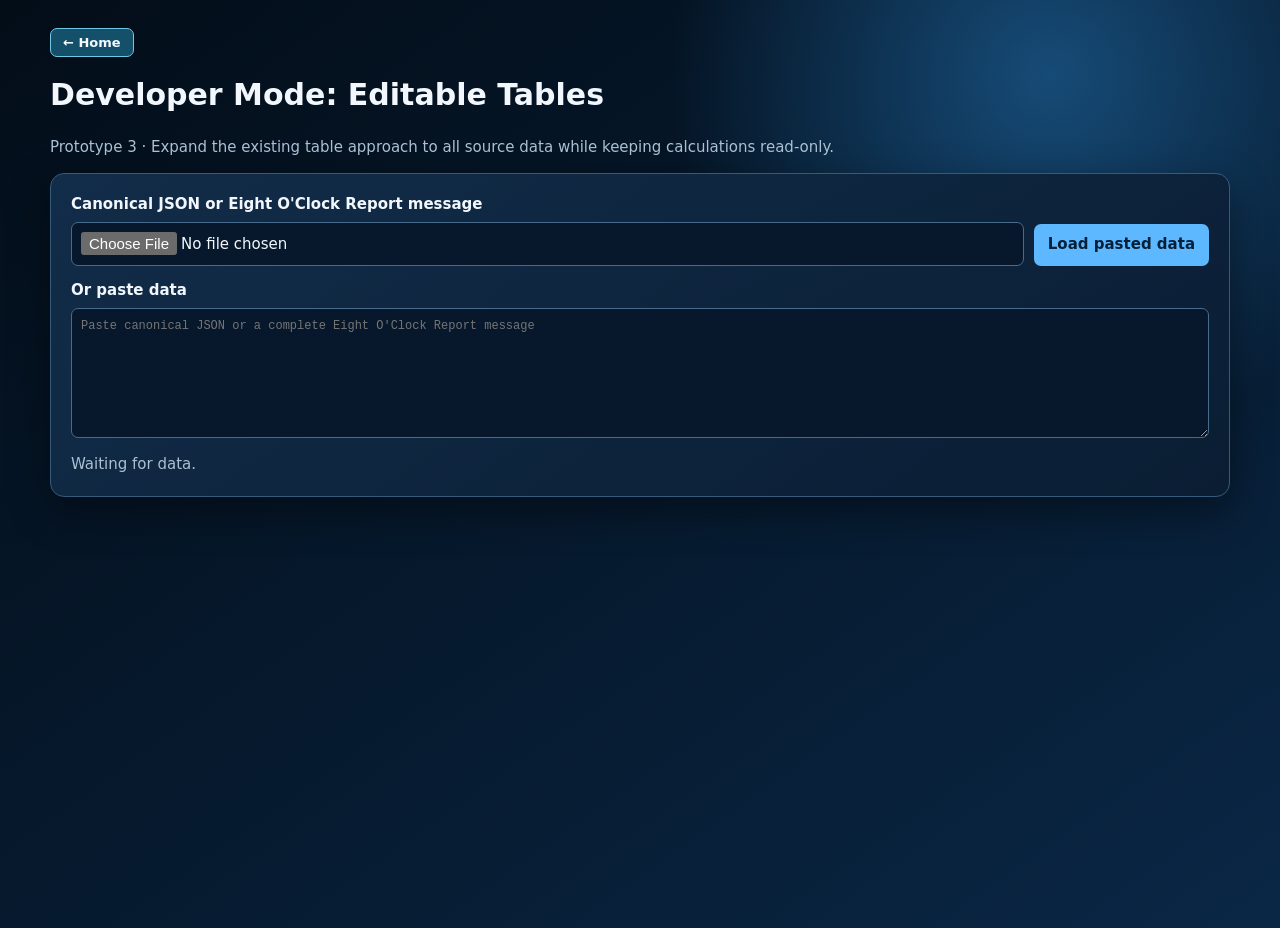
<file: app/developer-tables.html>
<!doctype html>
<html lang="en">
<head>
  <meta charset="utf-8">
  <meta name="viewport" content="width=device-width, initial-scale=1">
  <title>Editable Tables Prototype</title>
  <link rel="stylesheet" href="developer-mode.css">
  <link rel="stylesheet" href="./shared/site-home.css">
</head>
<body data-mode="tables">
<main>
  <a class="site-home" href="../">← Home</a>
  <h1>Developer Mode: Editable Tables</h1>
  <p class="lead">Prototype 3 · Expand the existing table approach to all source data while keeping calculations read-only.</p>
  <section class="card">
    <div class="toolbar">
      <div class="field"><label for="sourceFile">Canonical JSON or Eight O'Clock Report message</label><input id="sourceFile" type="file" accept=".json,.txt,application/json,text/plain"></div>
      <button id="loadData">Load pasted data</button>
    </div>
    <label for="sourceText" style="margin-top:14px">Or paste data</label>
    <textarea id="sourceText" placeholder="Paste canonical JSON or a complete Eight O'Clock Report message"></textarea>
    <div id="status" role="status">Waiting for data.</div>
  </section>
  <div id="workspace" hidden>
    <section class="card banner">
      <div><div class="eyebrow">SHIPBOARD DEVELOPER MODE</div><h2 id="shipName"></h2><p class="muted">Expanded editable-table prototype</p></div>
      <div><span class="muted">DATA AS OF</span><strong id="asOf"></strong></div>
    </section>
    <div class="app-tabs" role="tablist" aria-label="Dashboard workspace">
      <button id="dashboardTab" class="app-tab active" role="tab" aria-selected="true" aria-controls="dashboardPane">Dashboard</button>
      <button id="editorTab" class="app-tab" role="tab" aria-selected="false" aria-controls="editorPane">Data Editor</button>
    </div>
    <div id="dashboardPane" role="tabpanel" aria-labelledby="dashboardTab">
      <section class="stats" style="margin-top:18px">
        <div class="stat"><span>Selected ship</span><strong id="selectedMetric">—</strong></div>
        <div class="stat"><span>Fleet average · calculated</span><strong id="averageMetric">—</strong></div>
        <div class="stat"><span>Fleet rank · calculated</span><strong id="rankMetric">—</strong></div>
        <div class="stat"><span>Failure rate</span><strong id="failureMetric">—</strong></div>
      </section>
      <div id="dashboardVisuals"></div>
    </div>
    <div id="editorPane" role="tabpanel" aria-labelledby="editorTab" hidden>
      <div id="modeContent"></div>
    </div>
    <section class="card save-bar"><span>Save the complete edited snapshot with ship-edit metadata and date.</span><button id="saveJson">Download ship edits JSON</button></section>
  </div>
</main>
<script src="shared/browser-foundation.js"></script>
<script src="developer-mode.js"></script>
</body>
</html>
</file>
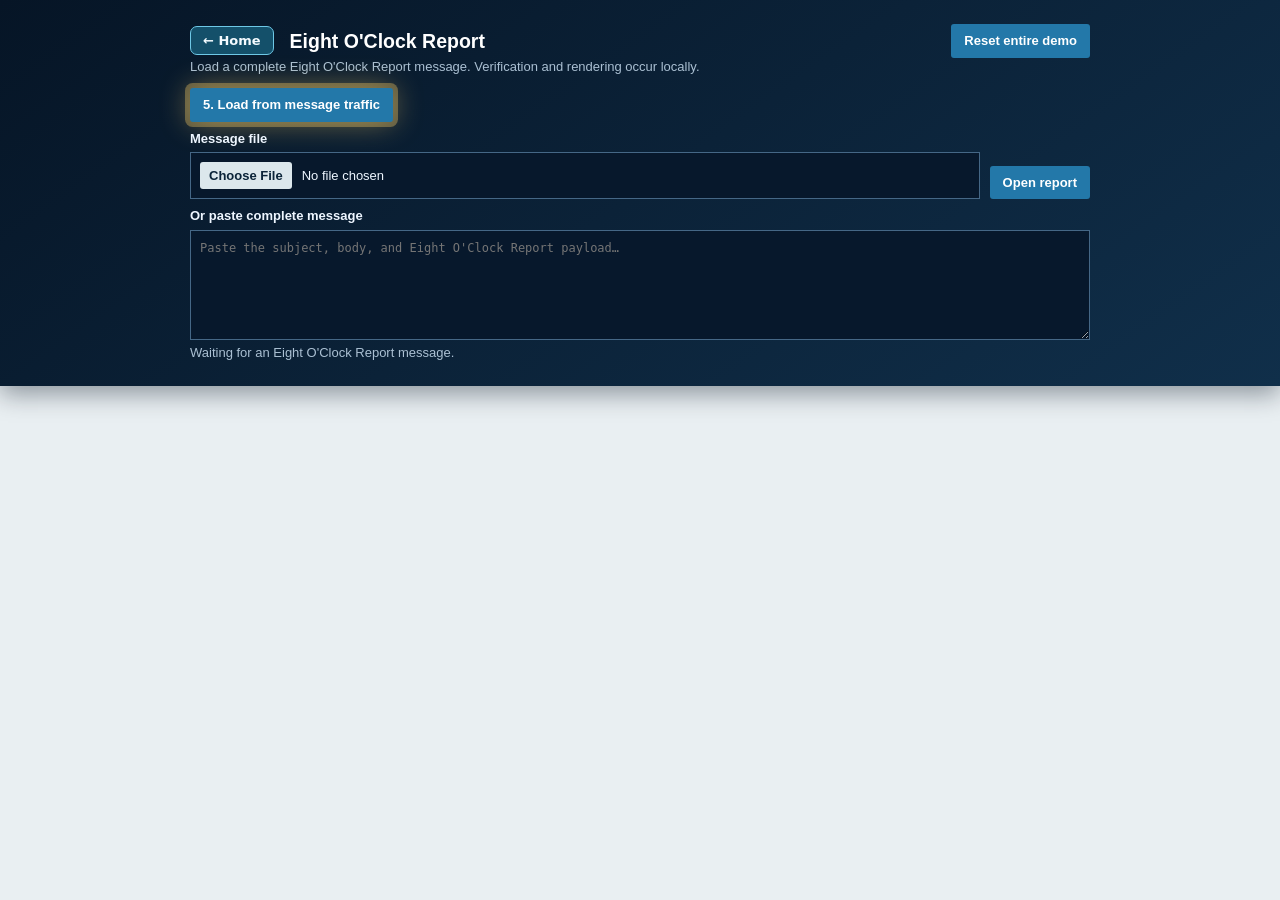
<file: app/eight-oclock.html>
<!doctype html>
<html lang="en">
<head>
  <meta charset="utf-8">
  <meta name="viewport" content="width=device-width,initial-scale=1">
  <title>Eight O'Clock Report</title>
  <link rel="stylesheet" href="./eight-oclock-report.css">
  <link rel="stylesheet" href="./shared/site-home.css">
</head>
<body>
<section class="loader" id="loader">
  <div class="loader-heading"><a class="site-home" href="../">← Home</a><h1>Eight O'Clock Report</h1><button id="resetApp">Reset entire demo</button></div>
  <p class="muted">Load a complete Eight O'Clock Report message. Verification and rendering occur locally.</p>
  <button id="loadTraffic" class="next-action">5. Load from message traffic</button>
  <div class="loader-grid"><div><label for="messageFile">Message file</label><input id="messageFile" type="file" accept=".txt,text/plain"></div><button id="decode">Open report</button></div>
  <label for="message">Or paste complete message</label>
  <textarea id="message" spellcheck="false" placeholder="Paste the subject, body, and Eight O'Clock Report payload…"></textarea>
  <div id="status" class="muted" role="status">Waiting for an Eight O'Clock Report message.</div>
</section>
<div id="dashboard" hidden>
  <div class="screen-controls">
    <a class="site-home" href="../">← Home</a>
    <button id="printReport">Print Report</button>
    <button id="openShipData" class="secondary">Ship Data</button>
    <span id="shipDataStatus" role="status">No ship TSO or DFS data loaded.</span>
    <nav id="tabNav" class="tab-nav" aria-label="Dashboard sheets"></nav>
  </div>
  <main id="report" class="report"></main>
  <div id="shipDataModal" class="modal" hidden>
    <section class="modal-card" role="dialog" aria-modal="true" aria-labelledby="shipDataTitle">
      <div class="modal-header"><div><h2 id="shipDataTitle">Ship Data CSV</h2><p>Download a template, edit it in Excel, then upload it here.</p></div><button id="closeShipData" class="icon-button" aria-label="Close">×</button></div>
      <div class="dataset-grid">
        <section class="dataset-card"><h3>Temporary Standing Orders (TSO)</h3><p>Ship-maintained operational risk controls.</p><div class="modal-actions"><button id="exportTso">Download TSO CSV</button><label class="file-button">Upload TSO CSV<input id="tsoFile" type="file" accept=".csv,text/csv"></label></div></section>
        <section class="dataset-card"><h3>Departures from Specification (DFS)</h3><p>Ship-maintained approved deviations and limitations.</p><div class="modal-actions"><button id="exportDfs">Download DFS CSV</button><label class="file-button">Upload DFS CSV<input id="dfsFile" type="file" accept=".csv,text/csv"></label></div></section>
      </div>
      <div class="modal-footer"><span id="modalShipDataStatus">No ship TSO or DFS data loaded.</span><button id="clearShipData" class="danger-button">Clear Ship Data</button></div>
    </section>
  </div>
</div>
<script src="./shared/browser-foundation.js"></script>
<script src="./shared/virtual-drive.js"></script>
<script src="./src/ship-control-files.js"></script>
<script src="./eight-oclock-report.js"></script>
</body>
</html>
</file>
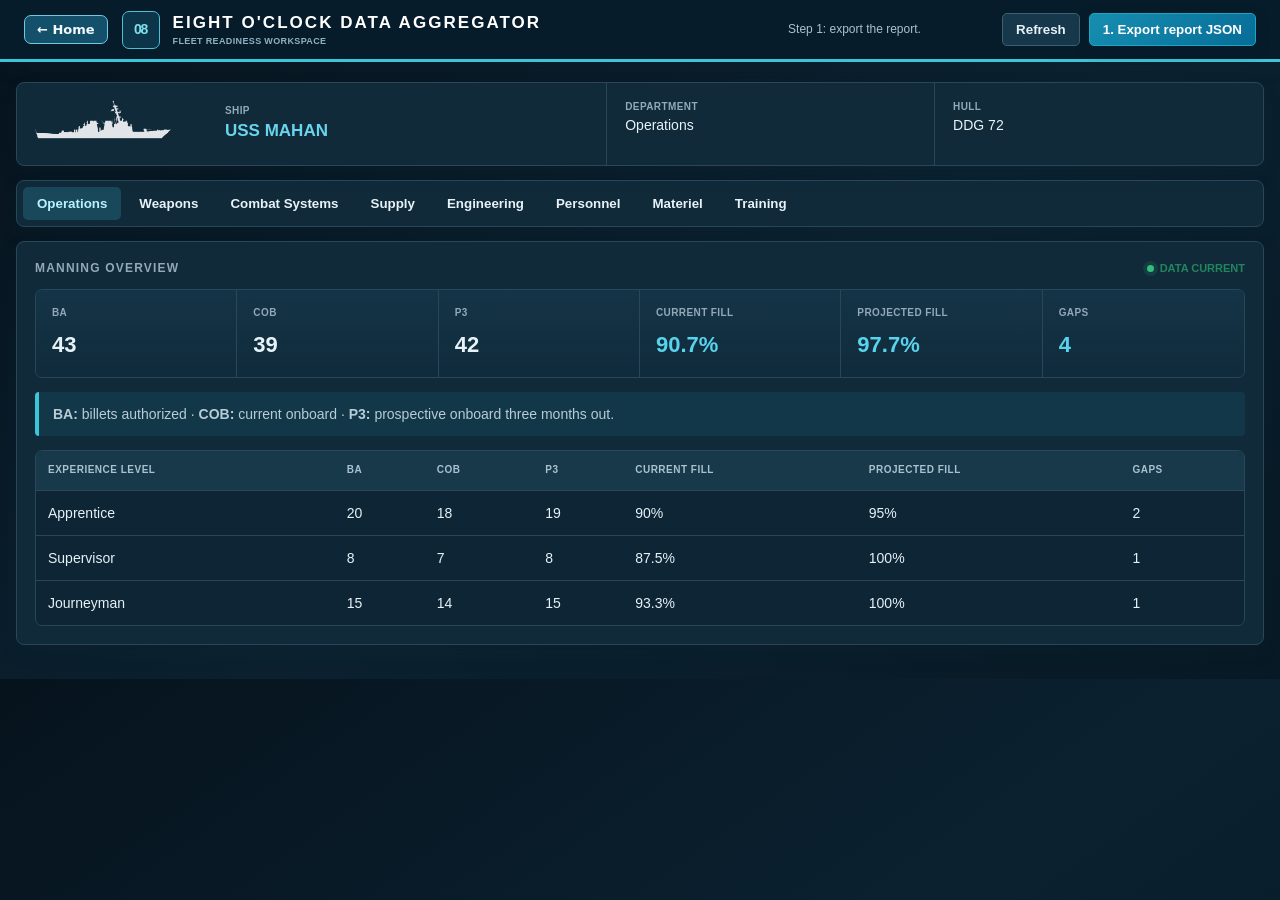
<file: app/foundry.html>
<!doctype html>
<html lang="en">
<head>
  <meta charset="utf-8">
  <meta name="viewport" content="width=device-width,initial-scale=1">
  <title>Eight O'Clock Data Aggregator</title>
  <link rel="stylesheet" href="./shared/site-home.css">
  <style>
    :root{color-scheme:dark;--ink:#e7f2f8;--muted:#91a9b8;--line:#28485a;--blue:#2bb4df;--blue-dark:#9de6f3;--cyan:#3cc4d8;--panel:#102a3a;--bg:#07141e}
    *{box-sizing:border-box}body{margin:0;background:linear-gradient(145deg,#06131d,#0b2130 55%,#071924);color:var(--ink);font:14px/1.45 "Segoe UI",Arial,sans-serif}
    header{min-height:62px;display:flex;align-items:center;justify-content:space-between;gap:24px;padding:9px 24px;background:#071c2b;color:#fff;border-bottom:3px solid var(--cyan);box-shadow:0 5px 18px #14293626}
    .brand{display:flex;align-items:center;gap:13px}.brand-mark{display:grid;place-items:center;width:38px;height:38px;border:1px solid #4ebed2;border-radius:7px;background:#0d354a;color:#7de1ed;font-weight:900;letter-spacing:-.08em}
    .brand strong{display:block;font-size:17px;letter-spacing:.12em}.brand small{color:#8fb2c2;font-size:9px}.actions{display:flex;gap:9px;align-items:center}
    button{border:1px solid #3a6073;border-radius:5px;background:#17384a;color:var(--ink);padding:8px 13px;cursor:pointer;font-weight:700}
    button.primary{border-color:#19a8c2;background:linear-gradient(135deg,#168eb0,#076d98);color:#fff;box-shadow:0 5px 13px #001c2d66}.next-action{animation:pulse 1.25s infinite;box-shadow:0 0 0 4px #f4c95d66}
    @keyframes pulse{50%{box-shadow:0 0 0 9px #f4c95d22,0 0 24px #f4c95d88}}
    main{width:min(1280px,calc(100% - 32px));margin:auto;padding:20px 0 34px}.context,.tabs,.panel{background:var(--panel);border:1px solid var(--line);border-radius:8px;box-shadow:0 8px 24px #24404f10}
    .context{position:relative;display:grid;grid-template-columns:1.8fr 1fr 1fr;margin-bottom:14px;overflow:hidden}.context>div{position:relative;z-index:1;padding:17px 18px;border-right:1px solid var(--line)}.context>div:last-child{border:0}
    .ship-identity{display:flex;align-items:center;gap:20px}.ship-art{width:170px;height:48px;object-fit:contain;object-position:left center;opacity:.88;filter:invert(1) brightness(1.7)}.ship-name{font-size:17px;font-weight:800;color:#68d5ed}
    small{display:block;color:var(--muted);text-transform:uppercase;font-size:10px;font-weight:700;letter-spacing:.04em}
    .tabs{display:flex;gap:4px;padding:6px;margin-bottom:14px;overflow:auto}.tabs button{margin:0;padding:9px 14px;border:0;background:transparent;white-space:nowrap}.tabs button.active{background:#19485b;color:#b9f3ff;font-weight:800}
    .panel{padding:18px}.section-title{display:flex;justify-content:space-between;align-items:center;margin-bottom:12px}.panel h2{font-size:12px;color:var(--muted);margin:0;text-transform:uppercase;letter-spacing:.1em}.live{color:#21865d;font-size:11px;font-weight:800}.live::before{content:"";display:inline-block;width:7px;height:7px;margin-right:6px;border-radius:50%;background:#34bd7b;box-shadow:0 0 0 4px #34bd7b20}
    .metrics{display:grid;grid-template-columns:repeat(6,1fr);border:1px solid var(--line);border-radius:7px;overflow:hidden}.metric{padding:16px;border-right:1px solid var(--line);background:linear-gradient(#143447,#102b3b)}.metric:last-child{border:0}.metric strong{display:block;font-size:22px;margin-top:8px}.metric:nth-last-child(-n+3) strong{color:#59d3ed}
    .note{margin:14px 0;padding:12px 14px;border-left:4px solid var(--cyan);border-radius:4px;background:#123748;color:#b7ccd6}
    table{width:100%;border-collapse:separate;border-spacing:0;background:#0d2534;border:1px solid var(--line);border-radius:7px;overflow:hidden}th,td{text-align:left;padding:12px;border-bottom:1px solid var(--line)}th{background:#17394a;color:#a9c2cf;font-size:10px;text-transform:uppercase;letter-spacing:.05em}tbody tr:last-child td{border-bottom:0}tbody tr:hover{background:#15394a}
    #status{min-width:205px;color:#a9c2cd;font-size:12px}@media(max-width:820px){header{align-items:flex-start;flex-direction:column}.actions{width:100%;flex-wrap:wrap}.metrics{grid-template-columns:repeat(2,1fr)}.context{grid-template-columns:1fr}.context>div{border-right:0;border-bottom:1px solid var(--line)}.ship-art{width:130px}}
  </style>
</head>
<body>
<header>
  <div class="site-home-group"><a class="site-home" href="../">← Home</a><div class="brand"><span class="brand-mark">08</span><div><strong>EIGHT O'CLOCK DATA AGGREGATOR</strong><small>FLEET READINESS WORKSPACE</small></div></div></div>
  <div class="actions"><span id="status">Step 1: export the report.</span><button id="refreshData">Refresh</button><button id="exportJson" class="primary next-action">1. Export report JSON</button></div>
</header>
<main>
  <section class="context">
    <div class="ship-identity"><img class="ship-art" src="./ddg51.png" alt="Arleigh Burke-class destroyer silhouette"><div><small>Ship</small><span class="ship-name">USS MAHAN</span></div></div><div><small>Department</small><span id="departmentName">Operations</span></div><div><small>Hull</small>DDG 72</div>
  </section>
  <nav class="tabs" aria-label="Report sections"><button class="active" aria-pressed="true">Operations</button><button aria-pressed="false">Weapons</button><button aria-pressed="false">Combat Systems</button><button aria-pressed="false">Supply</button><button aria-pressed="false">Engineering</button><button aria-pressed="false">Personnel</button><button aria-pressed="false">Materiel</button><button aria-pressed="false">Training</button></nav>
  <section class="panel">
    <div class="section-title"><h2>Manning overview</h2><span class="live">DATA CURRENT</span></div>
    <div class="metrics" id="metrics">
      <div class="metric"><small>BA</small><strong>43</strong></div><div class="metric"><small>COB</small><strong>39</strong></div><div class="metric"><small>P3</small><strong>42</strong></div>
      <div class="metric"><small>Current fill</small><strong>90.7%</strong></div><div class="metric"><small>Projected fill</small><strong>97.7%</strong></div><div class="metric"><small>Gaps</small><strong>4</strong></div>
    </div>
    <p class="note"><strong>BA:</strong> billets authorized · <strong>COB:</strong> current onboard · <strong>P3:</strong> prospective onboard three months out.</p>
    <table>
      <thead><tr><th>Experience level</th><th>BA</th><th>COB</th><th>P3</th><th>Current fill</th><th>Projected fill</th><th>Gaps</th></tr></thead>
      <tbody id="manningRows"><tr><td>Apprentice</td><td>20</td><td>18</td><td>19</td><td>90%</td><td>95%</td><td>2</td></tr><tr><td>Supervisor</td><td>8</td><td>7</td><td>8</td><td>87.5%</td><td>100%</td><td>1</td></tr><tr><td>Journeyman</td><td>15</td><td>14</td><td>15</td><td>93.3%</td><td>100%</td><td>1</td></tr></tbody>
    </table>
  </section>
</main>
<script src="./shared/virtual-drive.js"></script>
<script>
const departmentData={
  "Operations":[[20,18,19],[8,7,8],[15,14,15]],
  "Weapons":[[16,15,16],[7,7,7],[13,12,13]],
  "Combat Systems":[[24,21,23],[9,8,9],[18,16,17]],
  "Supply":[[13,12,13],[6,6,6],[11,10,11]],
  "Engineering":[[28,24,27],[12,10,11],[22,20,21]],
  "Personnel":[[8,8,8],[4,4,4],[7,6,7]],
  "Materiel":[[18,16,17],[7,6,7],[14,13,14]],
  "Training":[[10,9,10],[5,5,5],[9,8,9]]
};
const labels=["Apprentice","Supervisor","Journeyman"];
function renderDepartment(name){
  const rows=departmentData[name];
  const totals=rows.reduce((sum,row)=>sum.map((value,index)=>value+row[index]),[0,0,0]);
  const current=totals[1]/totals[0]*100,projected=totals[2]/totals[0]*100,gaps=totals[0]-totals[1];
  document.getElementById("departmentName").textContent=name;
  document.getElementById("metrics").innerHTML=[
    ["BA",totals[0]],["COB",totals[1]],["P3",totals[2]],["Current fill",`${current.toFixed(1)}%`],["Projected fill",`${projected.toFixed(1)}%`],["Gaps",gaps]
  ].map(([label,value])=>`<div class="metric"><small>${label}</small><strong>${value}</strong></div>`).join("");
  document.getElementById("manningRows").innerHTML=rows.map((row,index)=>{
    const fill=row[1]/row[0]*100,projection=row[2]/row[0]*100;
    return `<tr><td>${labels[index]}</td><td>${row[0]}</td><td>${row[1]}</td><td>${row[2]}</td><td>${fill.toFixed(1)}%</td><td>${projection.toFixed(1)}%</td><td>${row[0]-row[1]}</td></tr>`;
  }).join("");
}
document.querySelectorAll(".tabs button").forEach(button=>button.addEventListener("click",()=>{
  document.querySelectorAll(".tabs button").forEach(tab=>{tab.classList.remove("active");tab.setAttribute("aria-pressed","false")});
  button.classList.add("active");button.setAttribute("aria-pressed","true");renderDepartment(button.textContent);
}));
document.getElementById("refreshData").addEventListener("click",()=>{
  const active=document.querySelector(".tabs button.active");
  renderDepartment(active.textContent);
  document.getElementById("status").textContent=`${active.textContent} data refreshed just now.`;
});
document.getElementById("exportJson").addEventListener("click",async()=>{
  const button=document.getElementById("exportJson"),status=document.getElementById("status");
  button.classList.remove("next-action");button.disabled=true;status.textContent="Exporting report to the simulated drive…";
  try{
    const response=await fetch("./examples/eight-oclock-report.json");
    if(!response.ok)throw new Error(`Export returned HTTP ${response.status}`);
    VirtualDrive.write("USS-MAHAN-eight-oclock-report.json",await response.text(),"application/json");
    status.textContent="Export complete. Opening the message generator…";
    setTimeout(()=>{location.href="./sender.html"},700);
  }catch(error){status.textContent=`Export failed: ${error.message}`;button.disabled=false;button.classList.add("next-action")}
});
</script>
</body>
</html>
</file>
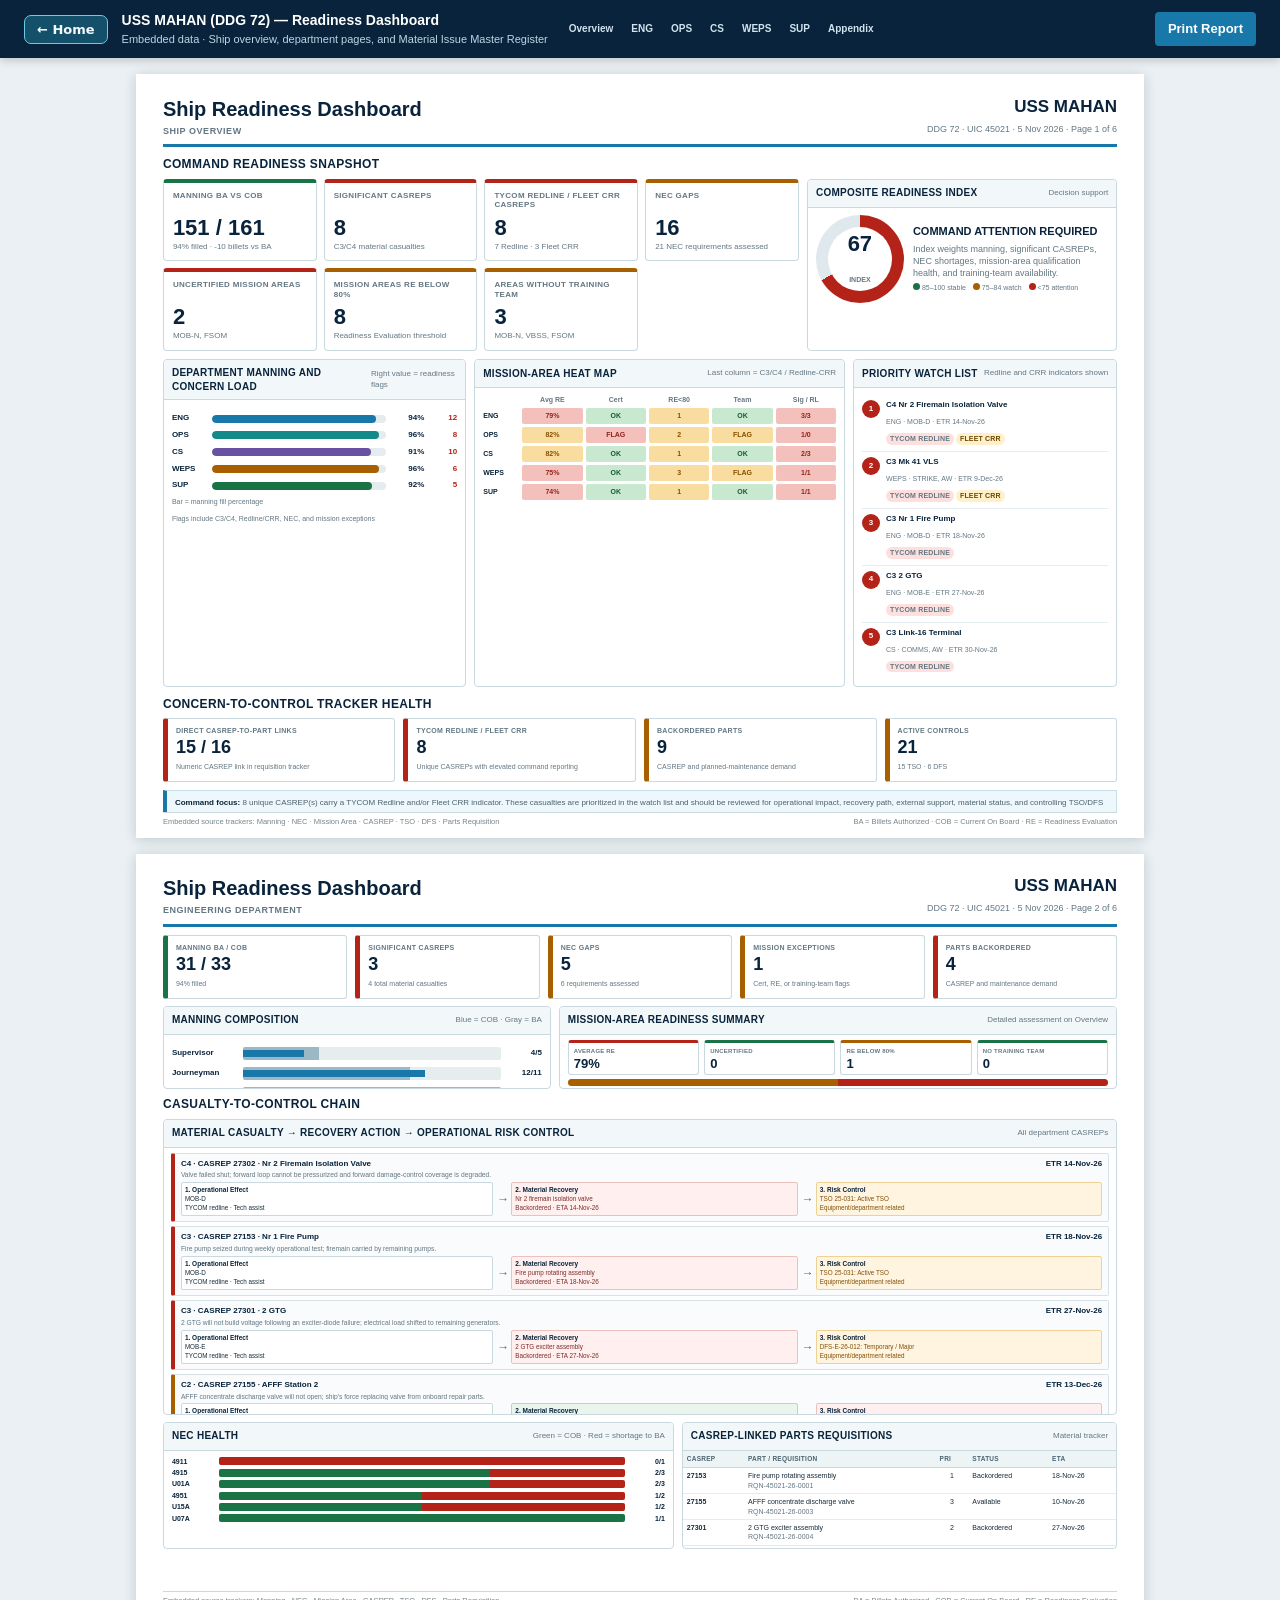
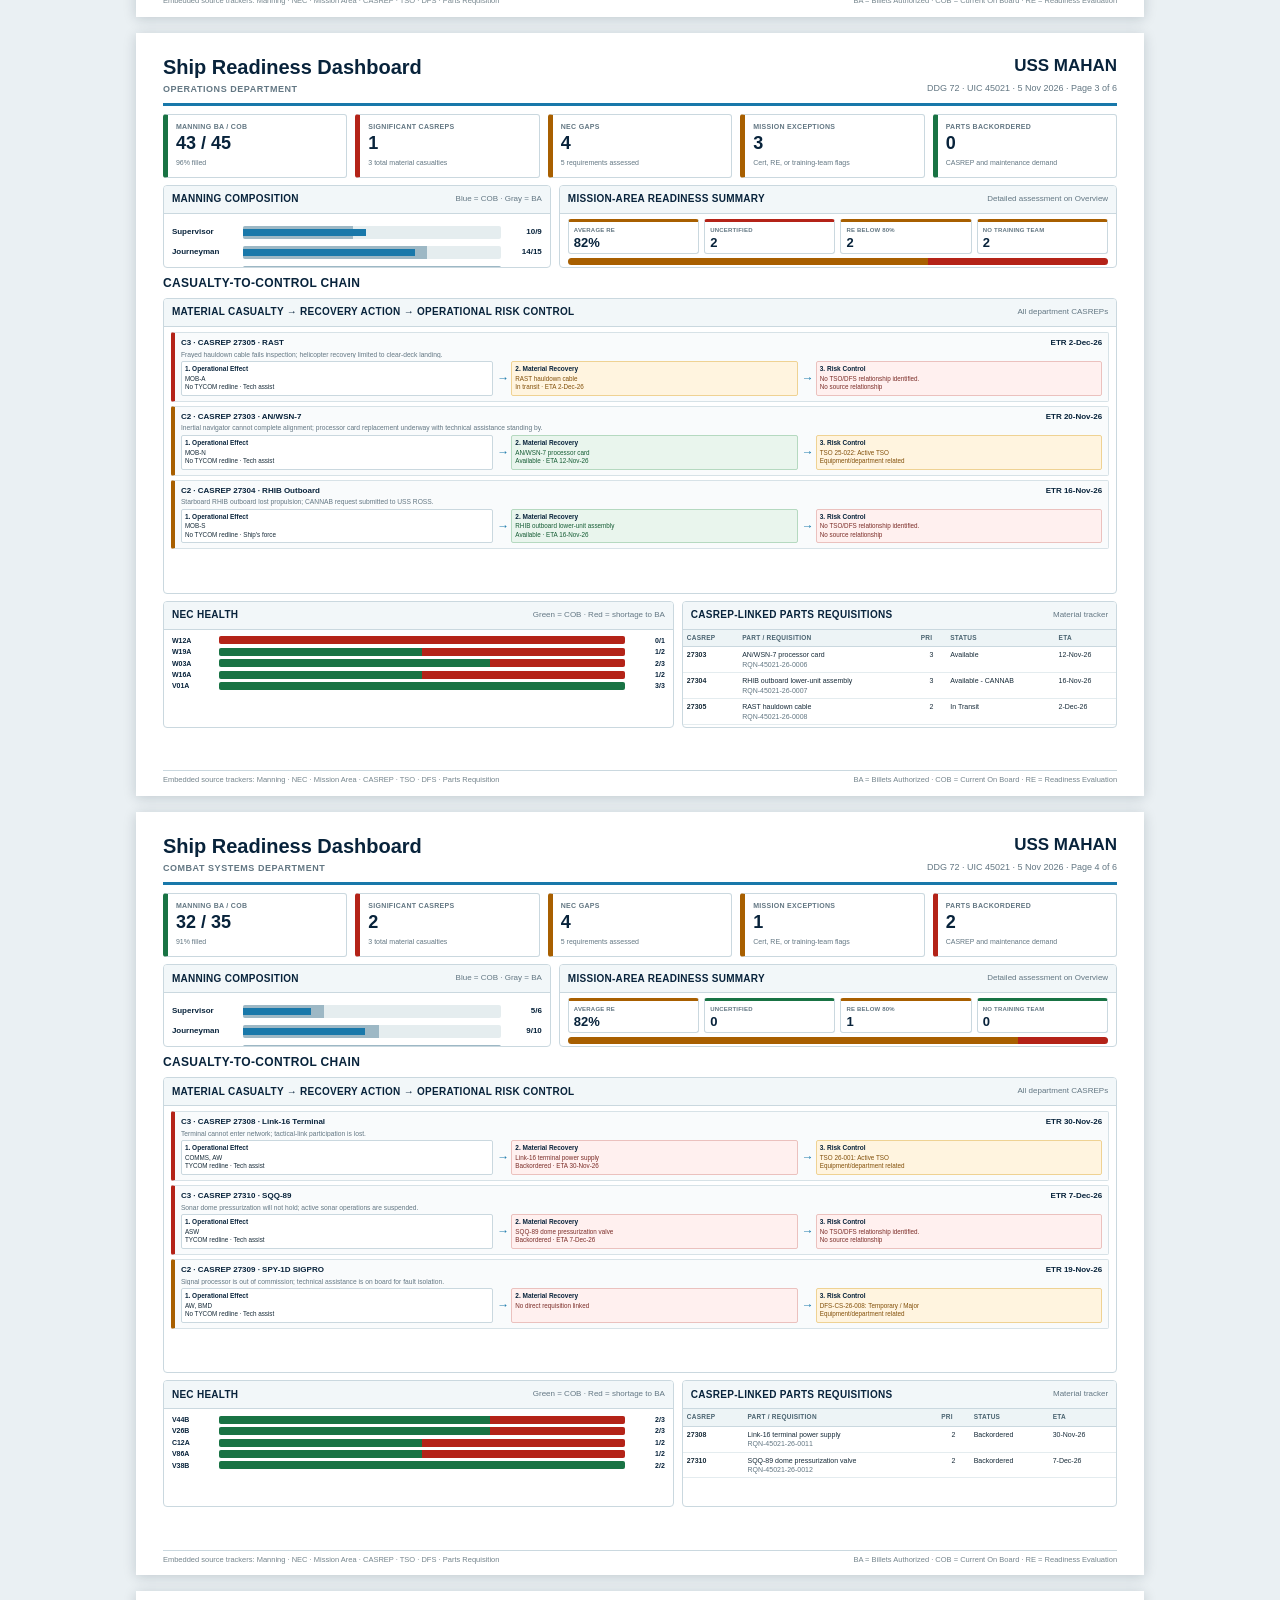
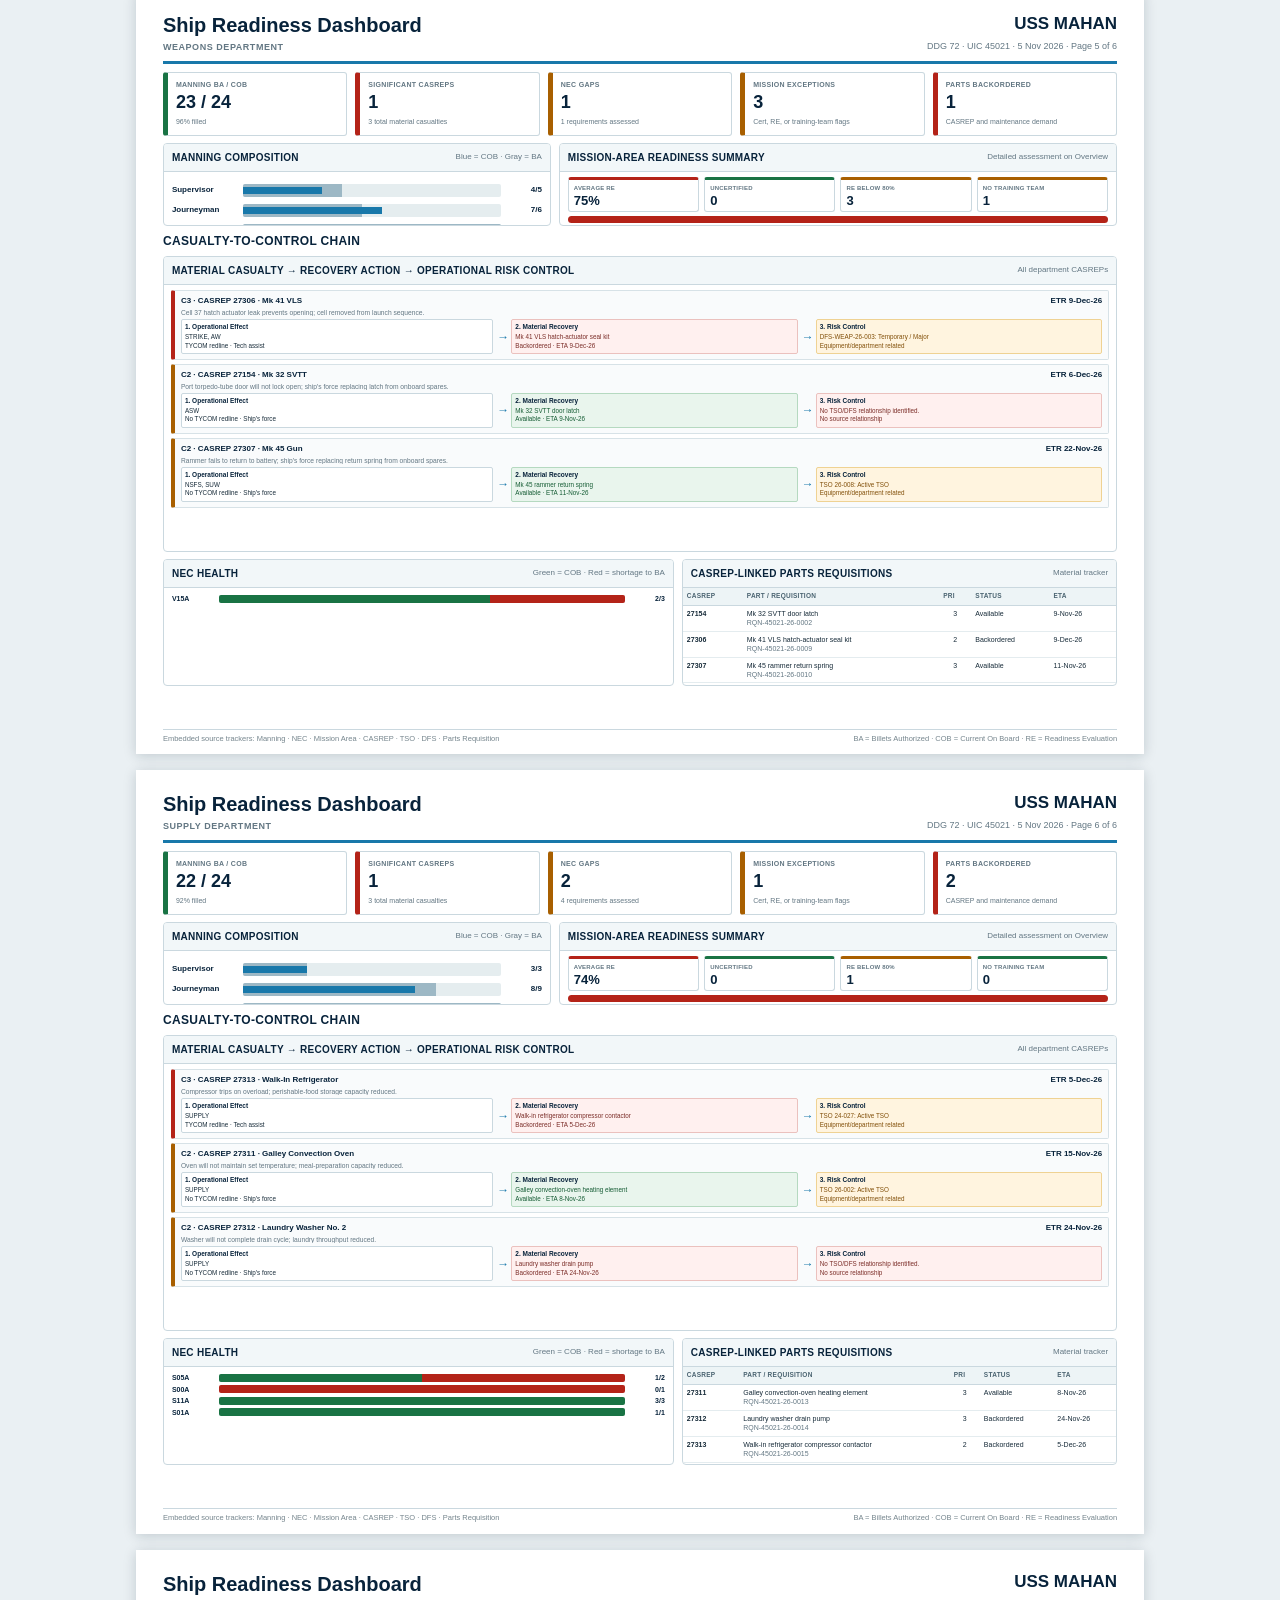
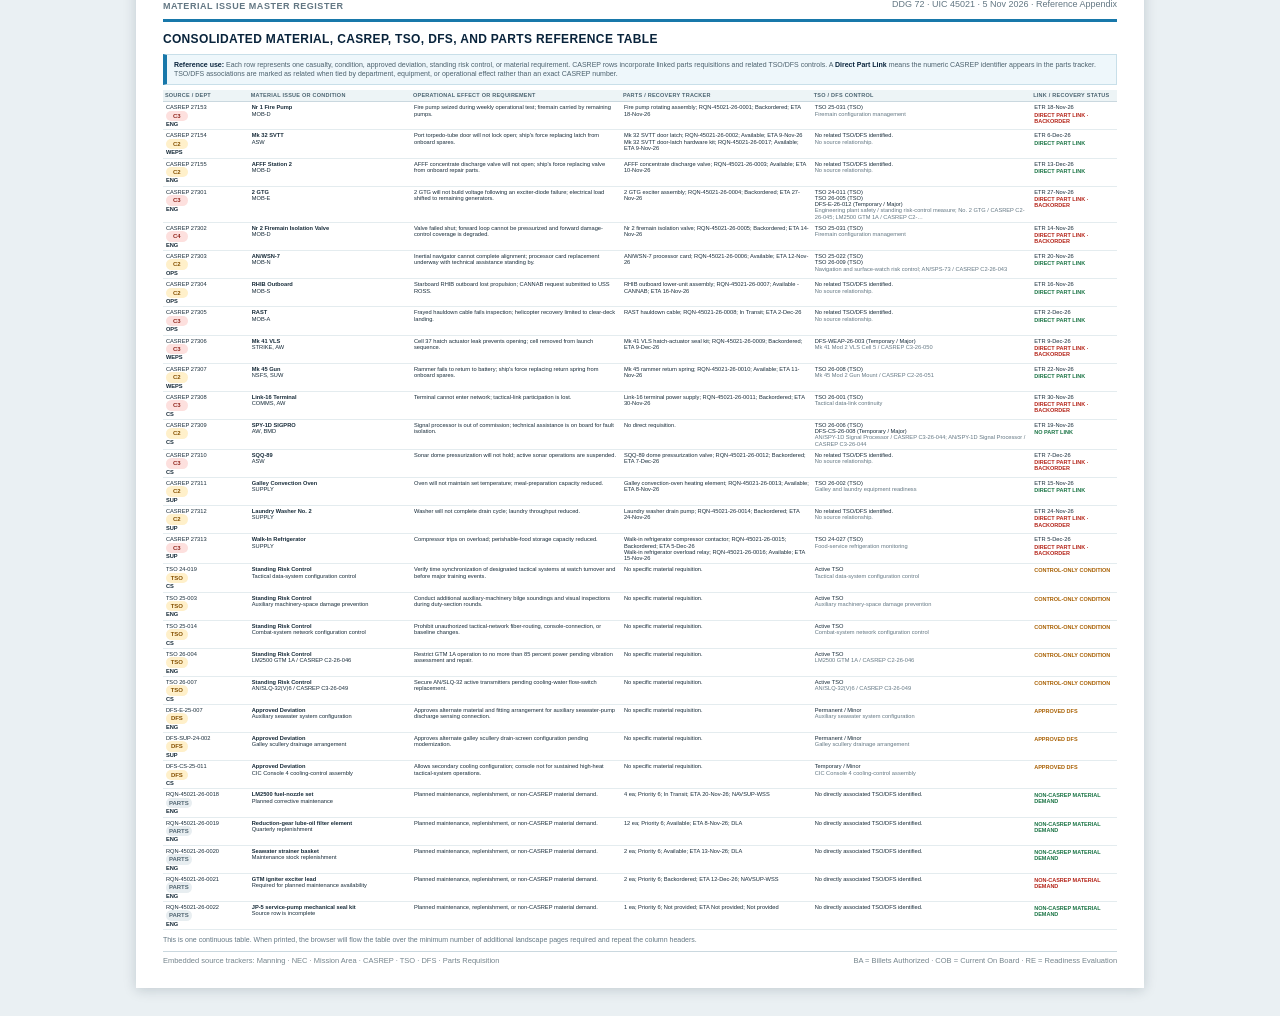
<file: app/mahan_dashboard.html>
<!DOCTYPE html>
<html lang="en">
<head>
<meta charset="UTF-8">
<meta name="viewport" content="width=device-width, initial-scale=1.0">
<title>USS MAHAN (DDG 72) Readiness Dashboard</title>

<style>
  :root {
    --navy:#08233b; --blue:#1878aa; --green:#197344; --amber:#a85f00;
    --red:#b42318; --ink:#172b39; --muted:#637783; --line:#cad8df;
    --canvas:#eaf0f3; --paper:#fff; --soft-blue:#eef7fb; --soft-green:#e9f5ed;
    --soft-amber:#fff4df; --soft-red:#fff0ef;
  }

  * { box-sizing:border-box; }

  body {
    margin:0; min-width:1080px; color:var(--ink); background:var(--canvas);
    font:13px/1.35 Arial, Helvetica, sans-serif;
  }

  .controls {
    position:sticky; top:0; z-index:20; display:flex; align-items:center; gap:14px;
    padding:11px 24px; color:#fff; background:var(--navy);
    box-shadow:0 2px 9px rgba(0,0,0,.20);
  }

  .controls strong { font-size:14px; }
  .controls span { color:#bdd5e4; font-size:11px; }

  .controls button {
    margin-left:auto; padding:8px 13px; color:#fff; cursor:pointer; background:var(--blue);
    border:0; border-radius:4px; font:inherit; font-weight:700;
  }

  .controls button:hover { background:#10618e; }

  .nav { display:flex; gap:4px; }

  .nav a {
    padding:5px 7px; color:#d1e3ee; border-radius:3px; font-size:10px;
    font-weight:700; text-decoration:none;
  }

  .nav a:hover { color:#fff; background:rgba(255,255,255,.13); }

  .report { width:10.5in; margin:16px auto 28px; }

  .page {
    position:relative; width:10.5in; height:7.95in; overflow:hidden;
    margin:0 auto 16px; padding:.22in .28in; background:var(--paper);
    box-shadow:0 2px 12px rgba(12,35,52,.18);
    break-after:page; page-break-after:always;
  }

  .page:last-child { break-after:auto; page-break-after:auto; }

  .page-header {
    display:flex; align-items:flex-end; justify-content:space-between;
    min-height:.50in; padding-bottom:.08in; border-bottom:3px solid var(--blue);
  }

  .brand { color:var(--navy); font-size:20px; font-weight:800; }

  .brand small {
    display:block; margin-top:2px; color:var(--muted); font-size:9px;
    letter-spacing:.55px; text-transform:uppercase;
  }

  .ship-id { color:var(--navy); text-align:right; }
  .ship-id strong { display:block; font-size:17px; }
  .ship-id span { color:var(--muted); font-size:9px; }

  .footer {
    position:absolute; right:.28in; bottom:.11in; left:.28in;
    display:flex; justify-content:space-between; padding-top:4px;
    color:#75858d; background:#fff; border-top:1px solid var(--line); font-size:7.5px;
  }

  .section-title {
    margin:9px 0 6px; color:var(--navy); font-size:12px; font-weight:800;
    letter-spacing:.35px; text-transform:uppercase;
  }

  .grid { display:grid; gap:8px; }
  .overview-top { grid-template-columns:2.05fr 1fr; }
  .overview-bottom { grid-template-columns:1.08fr 1.32fr .94fr; margin-top:8px; }
  .department-top { grid-template-columns:repeat(5,1fr); }
  .department-mid { grid-template-columns:.82fr 1.18fr; }
  .department-bottom { grid-template-columns:1.08fr .92fr; }

  .panel {
    overflow:hidden; background:#fff; border:1px solid var(--line); border-radius:4px;
  }

  .panel-header {
    display:flex; align-items:center; justify-content:space-between; min-height:28px;
    padding:6px 8px; background:#f2f7f9; border-bottom:1px solid var(--line);
  }

  .panel-header h3 {
    margin:0; color:var(--navy); font-size:10px; font-weight:800;
    letter-spacing:.28px; text-transform:uppercase;
  }

  .panel-header span { color:var(--muted); font-size:8px; }
  .panel-body { padding:7px 8px; }

  .kpi-grid { display:grid; grid-template-columns:repeat(3,1fr); gap:7px; }

  .kpi {
    min-height:67px; padding:8px 9px; background:#fff; border:1px solid var(--line);
    border-top:4px solid #8ca0ac; border-radius:4px;
  }

  .kpi.good { border-top-color:var(--green); }
  .kpi.watch { border-top-color:var(--amber); }
  .kpi.bad { border-top-color:var(--red); }

  .kpi-label {
    min-height:22px; color:var(--muted); font-size:8px; font-weight:800;
    letter-spacing:.32px; line-height:1.18; text-transform:uppercase;
  }

  .kpi-value { margin-top:4px; color:var(--navy); font-size:22px; font-weight:800; line-height:1; }
  .kpi-note { margin-top:3px; color:var(--muted); font-size:8px; }

  .readiness { display:flex; align-items:center; gap:9px; }

  .ring {
    position:relative; display:grid; place-items:center; width:88px; height:88px;
    flex:0 0 88px; border-radius:50%;
  }

  .ring::before {
    position:absolute; width:64px; height:64px; content:""; background:#fff; border-radius:50%;
  }

  .ring strong { position:relative; z-index:1; color:var(--navy); font-size:22px; }

  .ring span {
    position:relative; z-index:1; display:block; margin-top:-17px; color:var(--muted);
    font-size:7px; font-weight:800; text-align:center; text-transform:uppercase;
  }

  .readiness-copy { color:var(--muted); font-size:9px; }
  .readiness-copy strong { display:block; margin-bottom:4px; color:var(--navy); font-size:11px; }

  .dept-row {
    display:grid; grid-template-columns:35px 1fr 33px 28px; gap:5px;
    align-items:center; margin:6px 0; font-size:8px;
  }

  .dept-row strong { color:var(--navy); }

  .track { height:8px; overflow:hidden; background:#e4ecef; border-radius:10px; }
  .fill { height:100%; border-radius:10px; }
  .metric { color:var(--navy); font-weight:800; text-align:right; }

  .heatmap {
    display:grid; grid-template-columns:36px repeat(5,1fr); gap:3px; align-items:center; font-size:7px;
  }

  .heat-head { color:var(--muted); font-size:7px; font-weight:800; text-align:center; }
  .heat-label { color:var(--navy); font-weight:800; }

  .heat {
    height:16px; border-radius:2px; font-size:7px; font-weight:800;
    line-height:16px; text-align:center;
  }

  .good-bg { color:#155c34; background:#c9e8d0; }
  .watch-bg { color:#855000; background:#f9dda0; }
  .bad-bg { color:#90251c; background:#f3c0bb; }
  .neutral-bg { color:#566a75; background:#e9eef1; }

  .priority {
    display:grid; grid-template-columns:18px 1fr; gap:6px; padding:5px 0;
    border-bottom:1px solid #e5ecef;
  }

  .priority:last-child { border-bottom:0; }

  .priority-number {
    display:grid; place-items:center; width:18px; height:18px; color:#fff;
    background:var(--red); border-radius:50%; font-size:8px; font-weight:800;
  }

  .priority strong { display:block; color:var(--navy); font-size:8px; }
  .priority span { color:var(--muted); font-size:7px; }

  .stat {
    min-height:56px; padding:7px 8px; border:1px solid var(--line);
    border-left:5px solid var(--blue); border-radius:3px;
  }

  .stat.good { border-left-color:var(--green); }
  .stat.watch { border-left-color:var(--amber); }
  .stat.bad { border-left-color:var(--red); }

  .stat label {
    display:block; color:var(--muted); font-size:7px; font-weight:800;
    letter-spacing:.3px; text-transform:uppercase;
  }

  .stat strong {
    display:block; margin-top:3px; color:var(--navy); font-size:18px; line-height:1;
  }

  .stat span { color:var(--muted); font-size:7px; }

  .manning-row {
    display:grid; grid-template-columns:65px 1fr 35px; gap:6px; align-items:center;
    margin:7px 0; font-size:8px;
  }

  .manning-row strong { color:var(--navy); }

  .manning-bar {
    position:relative; height:13px; overflow:hidden; background:#e5edef; border-radius:2px;
  }

  .manning-ba {
    position:absolute; top:0; bottom:0; left:0; background:#9db8c5;
  }

  .manning-cob {
    position:absolute; top:3px; bottom:3px; left:0; background:var(--blue);
  }

  .nec-row {
    display:grid; grid-template-columns:42px 1fr 35px; gap:5px; align-items:center;
    margin:2px 0; font-size:7px;
  }

  .nec-row strong { color:var(--navy); text-transform:uppercase; }

  .nec-stack {
    display:flex; height:8px; overflow:hidden; background:#e6edef; border-radius:2px;
  }

  .nec-filled { background:var(--green); }
  .nec-gap { background:var(--red); }

  .tag {
    display:inline-block; min-width:22px; padding:2px 3px; border-radius:9px;
    font-size:6px; font-weight:800; text-align:center;
  }

  .tag.good { color:#155c34; background:#d8f0df; }
  .tag.watch { color:#855000; background:#fff0ca; }
  .tag.bad { color:#90251c; background:#fde0de; }
  .tag.neutral { color:#526672; background:#e8eef1; }

  .concern {
    margin-bottom:4px; padding:5px 6px; background:#f9fbfc; border:1px solid #d7e2e7;
    border-left:4px solid var(--amber); border-radius:2px;
  }

  .concern.c3, .concern.c4 { border-left-color:var(--red); }

  .concern-head {
    display:flex; justify-content:space-between; gap:8px; color:var(--navy);
    font-size:8px; font-weight:800;
  }

  .concern-copy {
    margin:2px 0 3px; overflow:hidden; color:var(--muted); font-size:6.7px;
    line-height:1.1; text-overflow:ellipsis; white-space:nowrap;
  }

  .chain {
    display:grid; grid-template-columns:1.2fr 10px 1.1fr 10px 1.1fr;
    gap:4px; align-items:stretch;
  }

  .chain-box {
    min-height:29px; padding:3px; background:#fff; border:1px solid var(--line);
    border-radius:2px; font-size:6.3px;
  }

  .chain-box strong {
    display:block; margin-bottom:1px; color:var(--navy); font-size:6.5px;
  }

  .chain-arrow {
    display:grid; place-items:center; color:var(--blue); font-size:12px; font-weight:800;
  }

  .linked { color:#155c34; background:var(--soft-green); border-color:#b5d9c0; }
  .related { color:#82500a; background:var(--soft-amber); border-color:#efd293; }
  .unlinked { color:#7b2d28; background:var(--soft-red); border-color:#ebc1be; }

  .mission-summary {
    display:grid; grid-template-columns:repeat(4,1fr); gap:5px; margin-bottom:4px;
  }

  .mission-summary-box {
    min-height:35px; padding:4px 5px; border:1px solid var(--line);
    border-top:3px solid var(--blue); border-radius:3px;
  }

  .mission-summary-box.good { border-top-color:var(--green); }
  .mission-summary-box.watch { border-top-color:var(--amber); }
  .mission-summary-box.bad { border-top-color:var(--red); }

  .mission-summary-box label {
    display:block; color:var(--muted); font-size:6px; font-weight:800;
    letter-spacing:.2px; text-transform:uppercase;
  }

  .mission-summary-box strong {
    display:block; margin-top:2px; color:var(--navy); font-size:13px; line-height:1;
  }

  .mission-summary-bar {
    display:flex; height:7px; overflow:hidden; background:#e6edef; border-radius:9px;
  }

  .mission-summary-bar span { height:100%; }

  table { width:100%; border-collapse:collapse; font-size:7px; }

  th {
    padding:4px; color:#4b6471; background:#edf4f6; border-bottom:1px solid var(--line);
    font-size:6.5px; letter-spacing:.25px; text-align:left; text-transform:uppercase;
  }

  td {
    padding:3px 4px; border-bottom:1px solid #e4ecef; vertical-align:top;
  }

  .right { text-align:right; }
  .center { text-align:center; }

  .legend {
    display:flex; flex-wrap:wrap; gap:7px; margin-top:4px; color:var(--muted); font-size:7px;
  }

  .legend i {
    display:inline-block; width:7px; height:7px; margin-right:2px; border-radius:50%;
  }

  .callout {
    padding:7px 8px; color:#4b626f; background:var(--soft-blue);
    border:1px solid #c8dfe9; border-left:4px solid var(--blue); font-size:8px;
  }

  .callout strong { color:var(--navy); }

  .empty {
    padding:14px; color:var(--muted); font-size:8px; font-style:italic; text-align:center;
  }

  /* Fixed department-page print layout. */
  .department-page { display:flex; flex-direction:column; }

  .department-page .department-top {
    flex:0 0 58px; margin:8px 0 7px;
  }

  .department-page .department-mid {
    flex:0 0 83px;
  }

  .department-page .department-mid .panel {
    height:83px;
  }

  .department-page .department-mid .panel-body {
    padding-top:5px; padding-bottom:4px;
  }

  .department-page .section-title {
    flex:0 0 19px; margin:7px 0 4px;
  }

  .department-page .chain-section {
    flex:0 0 296px;
  }

  .department-page .chain-section .panel {
    height:296px;
  }

  .department-page .chain-section .panel-body {
    height:266px; overflow:hidden; padding:5px 7px;
  }

  .department-page .department-bottom {
    flex:0 0 127px; margin-top:7px;
  }

  .department-page .department-bottom .panel {
    height:127px;
  }

  .department-page .department-bottom .panel-body {
    padding-top:4px; padding-bottom:3px;
  }

  /* Continuous appendix table. */
  .appendix-continuous {
    width:10.5in; min-height:7.5in; margin:16px auto 28px; padding:.22in .28in;
    background:#fff; box-shadow:0 2px 12px rgba(12,35,52,.18);
    break-before:page; page-break-before:always;
  }

  .appendix-continuous .page-header { margin-bottom:7px; }

  .appendix-continuous .footer {
    position:static; margin-top:7px;
  }

  .appendix-intro {
    margin:5px 0; padding:5px 7px; color:#4d626e; background:var(--soft-blue);
    border:1px solid #c8dfe9; border-left:4px solid var(--blue); font-size:7px;
  }

  .appendix-intro strong { color:var(--navy); }

  .appendix-table {
    table-layout:fixed; font-size:5.7px;
  }

  .appendix-table thead { display:table-header-group; }

  .appendix-table tr {
    break-inside:avoid; page-break-inside:avoid;
  }

  .appendix-table th {
    padding:3px 2px; font-size:5.5px; line-height:1.05;
  }

  .appendix-table td {
    padding:2px 3px; line-height:1.1; overflow-wrap:anywhere; vertical-align:top;
  }

  .appendix-table .source-col { width:9%; }
  .appendix-table .issue-col { width:17%; }
  .appendix-table .effect-col { width:22%; }
  .appendix-table .parts-col { width:20%; }
  .appendix-table .control-col { width:23%; }
  .appendix-table .status-col { width:9%; }

  .appendix-status {
    display:block; margin-top:1px; font-size:5.5px; font-weight:800;
  }

  .appendix-note {
    margin-top:5px; color:var(--muted); font-size:7px;
  }

  @page {
    size:letter landscape;
    margin:.25in;
  }

  @media print {
    body { min-width:0; background:#fff; }
    .controls { display:none; }
    .report { width:auto; margin:0; }
    .page { width:10.5in; height:7.95in; margin:0; box-shadow:none; }

    .appendix-continuous {
      width:auto; min-height:0; margin:0; padding:.22in .28in; box-shadow:none;
    }
  }
</style>
<link rel="stylesheet" href="./shared/site-home.css">
</head>

<body>
  <div class="controls">
    <a class="site-home" href="../">← Home</a>
    <div>
      <strong>USS MAHAN (DDG 72) — Readiness Dashboard</strong><br>
      <span>Embedded data · Ship overview, department pages, and Material Issue Master Register</span>
    </div>

    <nav class="nav">
      <a href="#overview">Overview</a>
      <a href="#eng">ENG</a>
      <a href="#ops">OPS</a>
      <a href="#cs">CS</a>
      <a href="#weps">WEPS</a>
      <a href="#sup">SUP</a>
      <a href="#appendix">Appendix</a>
    </nav>

    <button type="button" onclick="window.print()">Print Report</button>
  </div>

  <main id="report" class="report"></main>

<script>
"use strict";

/* ============================================================
   EMBEDDED USS MAHAN (DDG 72) DATA
   ============================================================ */

const SHIP = {
  name: "USS MAHAN",
  hull: "DDG 72",
  uic: "45021",
  reportDate: "5 Nov 2026"
};

const DEPTS = {
  eng:  { short: "ENG",  name: "Engineering",    color: "#1878aa" },
  ops:  { short: "OPS",  name: "Operations",     color: "#138a8a" },
  cs:   { short: "CS",   name: "Combat Systems", color: "#6950a1" },
  weps: { short: "WEPS", name: "Weapons",        color: "#a85f00" },
  sup:  { short: "SUP",  name: "Supply",         color: "#197344" }
};

const MANNING = [
  { dept:"ops",  supervisor:[9,10], journeyman:[15,14], apprentice:[21,19] },
  { dept:"eng",  supervisor:[5,4],  journeyman:[11,12], apprentice:[17,15] },
  { dept:"cs",   supervisor:[6,5],  journeyman:[10,9],  apprentice:[19,18] },
  { dept:"weps", supervisor:[5,4],  journeyman:[6,7],   apprentice:[13,12] },
  { dept:"sup",  supervisor:[3,3],  journeyman:[9,8],   apprentice:[12,11] }
];

const NEC = [
  {dept:"eng", code:"4911", name:"Gas Turbine System Tech, Mechanical", ba:1, cob:0, fill:"27-Jan-27"},
  {dept:"eng", code:"4915", name:"AC & Refrigeration Tech", ba:3, cob:2, fill:"19-Feb-27"},
  {dept:"eng", code:"u07a", name:"Diesel Engine Inspector", ba:1, cob:1, fill:"N/A"},
  {dept:"eng", code:"u01a", name:"Gas Free Engineer", ba:3, cob:2, fill:"6-Apr-27"},
  {dept:"eng", code:"4951", name:"Structural Welder", ba:2, cob:1, fill:"29-Apr-27"},
  {dept:"eng", code:"u15a", name:"Quality Assurance Inspector", ba:2, cob:1, fill:"7-Jul-27"},
  {dept:"cs", code:"v44b", name:"SPY-1D Tech", ba:3, cob:2, fill:"22-May-27"},
  {dept:"cs", code:"v38b", name:"FCS Tech", ba:2, cob:2, fill:"N/A"},
  {dept:"cs", code:"v26b", name:"Mk-41 VLS Tech", ba:3, cob:2, fill:"30-Jul-27"},
  {dept:"cs", code:"c12a", name:"SLQ-32 EW Tech", ba:2, cob:1, fill:"7-Oct-27"},
  {dept:"cs", code:"v86a", name:"SHF SATCOM Tech", ba:2, cob:1, fill:"1-Jan-28"},
  {dept:"weps", code:"v15a", name:"CIWS Mk15 Tech", ba:3, cob:2, fill:"22-Aug-27"},
  {dept:"sup", code:"s11a", name:"Food Service Management Specialist", ba:3, cob:3, fill:"N/A"},
  {dept:"sup", code:"s05a", name:"HAZMAT Control Tech", ba:2, cob:1, fill:"24-Jan-28"},
  {dept:"sup", code:"s01a", name:"Relational Supply Unit Level Admin", ba:1, cob:1, fill:"N/A"},
  {dept:"sup", code:"s00a", name:"Ship's Store Retail Manager", ba:1, cob:0, fill:"4-Jan-27"},
  {dept:"ops", code:"w12a", name:"ANAV", ba:1, cob:0, fill:"16-Feb-28"},
  {dept:"ops", code:"v01a", name:"AIC Controller", ba:3, cob:3, fill:"N/A"},
  {dept:"ops", code:"w19a", name:"Tactical Data Link 16", ba:2, cob:1, fill:"2-Apr-28"},
  {dept:"ops", code:"w03a", name:"Shipboard Navigation ECDIS-N", ba:3, cob:2, fill:"25-Apr-28"},
  {dept:"ops", code:"w16a", name:"GCCS-M Operator", ba:2, cob:1, fill:"19-Nov-26"}
];

const MISSION = [
  {dept:"ops", mission:"MOB-S", certified:true, re:88, team:true, watchteams:"2", drill:"5-Nov-26"},
  {dept:"ops", mission:"MOB-A", certified:true, re:84, team:true, watchteams:"2", drill:"10-Nov-26"},
  {dept:"eng", mission:"MOB-D", certified:true, re:76, team:true, watchteams:"1", drill:"15-Nov-26"},
  {dept:"ops", mission:"MOB-N", certified:false, re:79, team:false, watchteams:"3", drill:"20-Nov-26"},
  {dept:"eng", mission:"MOB-E", certified:true, re:81, team:true, watchteams:"3", drill:"25-Nov-26"},
  {dept:"cs", mission:"AW", certified:true, re:85, team:true, watchteams:"2", drill:"30-Nov-26"},
  {dept:"cs", mission:"BMD", certified:true, re:82, team:true, watchteams:"1", drill:"5-Dec-26"},
  {dept:"cs", mission:"SUW", certified:true, re:78, team:true, watchteams:"2", drill:"10-Dec-26"},
  {dept:"cs", mission:"ASW", certified:true, re:80, team:true, watchteams:"1", drill:"15-Dec-26"},
  {dept:"weps", mission:"STRIKE", certified:true, re:73, team:true, watchteams:"1", drill:"20-Dec-26"},
  {dept:"weps", mission:"NSFS", certified:true, re:77, team:true, watchteams:"1", drill:"26-Dec-26"},
  {dept:"weps", mission:"VBSS", certified:true, re:75, team:false, watchteams:"2", drill:"31-Dec-26"},
  {dept:"ops", mission:"3M", certified:true, re:70, team:true, watchteams:"N/A", drill:"5-Jan-27"},
  {dept:"ops", mission:"FSOM", certified:false, re:86, team:false, watchteams:"1", drill:"10-Jan-27"},
  {dept:"sup", mission:"SUPPLY", certified:true, re:74, team:true, watchteams:"1", drill:"15-Jan-27"},
  {dept:"ops", mission:"SAR", certified:true, re:83, team:true, watchteams:"2", drill:"20-Jan-27"},
  {dept:"cs", mission:"COMMS", certified:true, re:89, team:true, watchteams:"3", drill:"25-Jan-27"},
  {dept:"cs", mission:"EW", certified:true, re:80, team:true, watchteams:"3", drill:"31-Jan-27"}
];

const CASREPS = [
  {n:27153,dept:"eng",equipment:"Nr 1 Fire Pump",mission:"MOB-D",category:"C3",etr:"18-Nov-26",part:"w-172",tech:true,fleet:false,redline:true,description:"Fire pump seized during weekly operational test; firemain carried by remaining pumps."},
  {n:27154,dept:"weps",equipment:"Mk 32 SVTT",mission:"ASW",category:"C2",etr:"6-Dec-26",part:"w-189",tech:false,fleet:false,redline:false,description:"Port torpedo-tube door will not lock open; ship's force replacing latch from onboard spares."},
  {n:27155,dept:"eng",equipment:"AFFF Station 2",mission:"MOB-D",category:"C2",etr:"13-Dec-26",part:"w-206",tech:false,fleet:false,redline:false,description:"AFFF concentrate discharge valve will not open; ship's force replacing valve from onboard repair parts."},
  {n:27301,dept:"eng",equipment:"2 GTG",mission:"MOB-E",category:"C3",etr:"27-Nov-26",part:"w-255",tech:true,fleet:false,redline:true,description:"2 GTG will not build voltage following an exciter-diode failure; electrical load shifted to remaining generators."},
  {n:27302,dept:"eng",equipment:"Nr 2 Firemain Isolation Valve",mission:"MOB-D",category:"C4",etr:"14-Nov-26",part:"w-256",tech:true,fleet:true,redline:true,description:"Valve failed shut; forward loop cannot be pressurized and forward damage-control coverage is degraded."},
  {n:27303,dept:"ops",equipment:"AN/WSN-7",mission:"MOB-N",category:"C2",etr:"20-Nov-26",part:"w-257",tech:true,fleet:false,redline:false,description:"Inertial navigator cannot complete alignment; processor card replacement underway with technical assistance standing by."},
  {n:27304,dept:"ops",equipment:"RHIB Outboard",mission:"MOB-S",category:"C2",etr:"16-Nov-26",part:"w-258",tech:false,fleet:false,redline:false,description:"Starboard RHIB outboard lost propulsion; CANNAB request submitted to USS ROSS."},
  {n:27305,dept:"ops",equipment:"RAST",mission:"MOB-A",category:"C3",etr:"2-Dec-26",part:"w-259",tech:true,fleet:false,redline:false,description:"Frayed hauldown cable fails inspection; helicopter recovery limited to clear-deck landing."},
  {n:27306,dept:"weps",equipment:"Mk 41 VLS",mission:"STRIKE, AW",category:"C3",etr:"9-Dec-26",part:"w-260",tech:true,fleet:true,redline:true,description:"Cell 37 hatch actuator leak prevents opening; cell removed from launch sequence."},
  {n:27307,dept:"weps",equipment:"Mk 45 Gun",mission:"NSFS, SUW",category:"C2",etr:"22-Nov-26",part:"w-261",tech:false,fleet:false,redline:false,description:"Rammer fails to return to battery; ship's force replacing return spring from onboard spares."},
  {n:27308,dept:"cs",equipment:"Link-16 Terminal",mission:"COMMS, AW",category:"C3",etr:"30-Nov-26",part:"w-262",tech:true,fleet:false,redline:true,description:"Terminal cannot enter network; tactical-link participation is lost."},
  {n:27309,dept:"cs",equipment:"SPY-1D SIGPRO",mission:"AW, BMD",category:"C2",etr:"19-Nov-26",part:"none",tech:true,fleet:true,redline:false,description:"Signal processor is out of commission; technical assistance is on board for fault isolation."},
  {n:27310,dept:"cs",equipment:"SQQ-89",mission:"ASW",category:"C3",etr:"7-Dec-26",part:"w-263",tech:true,fleet:false,redline:true,description:"Sonar dome pressurization will not hold; active sonar operations are suspended."},
  {n:27311,dept:"sup",equipment:"Galley Convection Oven",mission:"SUPPLY",category:"C2",etr:"15-Nov-26",part:"w-264",tech:false,fleet:false,redline:false,description:"Oven will not maintain set temperature; meal-preparation capacity reduced."},
  {n:27312,dept:"sup",equipment:"Laundry Washer No. 2",mission:"SUPPLY",category:"C2",etr:"24-Nov-26",part:"w-265",tech:false,fleet:false,redline:false,description:"Washer will not complete drain cycle; laundry throughput reduced."},
  {n:27313,dept:"sup",equipment:"Walk-In Refrigerator",mission:"SUPPLY",category:"C3",etr:"5-Dec-26",part:"w-266",tech:true,fleet:false,redline:true,description:"Compressor trips on overload; perishable-food storage capacity reduced."}
];

const PARTS = [
  {req:"RQN-45021-26-0001",dept:"eng",item:"Fire pump rotating assembly",qty:1,priority:"1",status:"Backordered",eta:"18-Nov-26",source:"DLA",casrep:27153,remarks:"CASREP C3; vendor production delay"},
  {req:"RQN-45021-26-0002",dept:"weps",item:"Mk 32 SVTT door latch",qty:1,priority:"3",status:"Available",eta:"9-Nov-26",source:"NAVSUP-WSS",casrep:27154,remarks:"CASREP C2; material available for issue"},
  {req:"RQN-45021-26-0003",dept:"eng",item:"AFFF concentrate discharge valve",qty:1,priority:"3",status:"Available",eta:"10-Nov-26",source:"DLA",casrep:27155,remarks:"CASREP C2; local stock identified"},
  {req:"RQN-45021-26-0004",dept:"eng",item:"2 GTG exciter assembly",qty:1,priority:"2",status:"Backordered",eta:"27-Nov-26",source:"NAVSUP-WSS",casrep:27301,remarks:"CASREP C3; electrical-load limitations in effect"},
  {req:"RQN-45021-26-0005",dept:"eng",item:"Nr 2 firemain isolation valve",qty:1,priority:"1",status:"Backordered",eta:"14-Nov-26",source:"DLA",casrep:27302,remarks:"CASREP C4; expedited shipment requested"},
  {req:"RQN-45021-26-0006",dept:"ops",item:"AN/WSN-7 processor card",qty:1,priority:"3",status:"Available",eta:"12-Nov-26",source:"NAVSUP-WSS",casrep:27303,remarks:"CASREP C2; awaiting technical-assistance confirmation"},
  {req:"RQN-45021-26-0007",dept:"ops",item:"RHIB outboard lower-unit assembly",qty:1,priority:"3",status:"Available - CANNAB",eta:"16-Nov-26",source:"USS ROSS",casrep:27304,remarks:"CASREP C2; transfer coordination pending"},
  {req:"RQN-45021-26-0008",dept:"ops",item:"RAST hauldown cable",qty:1,priority:"2",status:"In Transit",eta:"2-Dec-26",source:"NAVSUP-WSS",casrep:27305,remarks:"CASREP C3; shipment released from depot"},
  {req:"RQN-45021-26-0009",dept:"weps",item:"Mk 41 VLS hatch-actuator seal kit",qty:1,priority:"2",status:"Backordered",eta:"9-Dec-26",source:"NAVSUP-WSS",casrep:27306,remarks:"CASREP C3; vendor lead time applies"},
  {req:"RQN-45021-26-0010",dept:"weps",item:"Mk 45 rammer return spring",qty:2,priority:"3",status:"Available",eta:"11-Nov-26",source:"NAVSUP-WSS",casrep:27307,remarks:"CASREP C2; one required and one retained as spare"},
  {req:"RQN-45021-26-0011",dept:"cs",item:"Link-16 terminal power supply",qty:1,priority:"2",status:"Backordered",eta:"30-Nov-26",source:"NAVSUP-WSS",casrep:27308,remarks:"CASREP C3; tactical-link participation degraded"},
  {req:"RQN-45021-26-0012",dept:"cs",item:"SQQ-89 dome pressurization valve",qty:1,priority:"2",status:"Backordered",eta:"7-Dec-26",source:"NAVSUP-WSS",casrep:27310,remarks:"CASREP C3; active sonar operations suspended"},
  {req:"RQN-45021-26-0013",dept:"sup",item:"Galley convection-oven heating element",qty:2,priority:"3",status:"Available",eta:"8-Nov-26",source:"DLA",casrep:27311,remarks:"CASREP C2; one for installation and one spare"},
  {req:"RQN-45021-26-0014",dept:"sup",item:"Laundry washer drain pump",qty:1,priority:"3",status:"Backordered",eta:"24-Nov-26",source:"DLA",casrep:27312,remarks:"CASREP C2; reduced laundry throughput"},
  {req:"RQN-45021-26-0015",dept:"sup",item:"Walk-in refrigerator compressor contactor",qty:1,priority:"2",status:"Backordered",eta:"5-Dec-26",source:"DLA",casrep:27313,remarks:"CASREP C3; refrigerated-storage capacity reduced"},
  {req:"RQN-45021-26-0016",dept:"sup",item:"Walk-in refrigerator overload relay",qty:1,priority:"2",status:"Available",eta:"15-Nov-26",source:"DLA",casrep:27313,remarks:"CASREP C3; consolidated shipment with contactor"},
  {req:"RQN-45021-26-0017",dept:"weps",item:"Mk 32 SVTT door-latch hardware kit",qty:1,priority:"3",status:"Available",eta:"9-Nov-26",source:"NAVSUP-WSS",casrep:27154,remarks:"CASREP supporting hardware"},
  {req:"RQN-45021-26-0018",dept:"eng",item:"LM2500 fuel-nozzle set",qty:4,priority:"6",status:"In Transit",eta:"20-Nov-26",source:"NAVSUP-WSS",casrep:null,remarks:"Planned corrective maintenance"},
  {req:"RQN-45021-26-0019",dept:"eng",item:"Reduction-gear lube-oil filter element",qty:12,priority:"6",status:"Available",eta:"8-Nov-26",source:"DLA",casrep:null,remarks:"Quarterly replenishment"},
  {req:"RQN-45021-26-0020",dept:"eng",item:"Seawater strainer basket",qty:2,priority:"6",status:"Available",eta:"13-Nov-26",source:"DLA",casrep:null,remarks:"Maintenance stock replenishment"},
  {req:"RQN-45021-26-0021",dept:"eng",item:"GTM igniter exciter lead",qty:2,priority:"6",status:"Backordered",eta:"12-Dec-26",source:"NAVSUP-WSS",casrep:null,remarks:"Required for planned maintenance availability"},
  {req:"RQN-45021-26-0022",dept:"eng",item:"JP-5 service-pump mechanical seal kit",qty:1,priority:"6",status:"Not provided",eta:"Not provided",source:"Not provided",casrep:null,remarks:"Source row is incomplete"}
];

const TSO = [
  {n:"TSO 24-011",date:"18-Mar-24",dept:"eng",related:"Engineering plant safety / standing risk-control measure",text:"Maintain enhanced engineering-plant tag-out verification during propulsion and electrical-plant maintenance."},
  {n:"TSO 24-019",date:"22-Jul-24",dept:"cs",related:"Tactical data-system configuration control",text:"Verify time synchronization of designated tactical systems at watch turnover and before major training events."},
  {n:"TSO 24-027",date:"14-Nov-24",dept:"sup",related:"Food-service refrigeration monitoring",text:"Maintain daily temperature logs for walk-in refrigerated and frozen food-storage spaces."},
  {n:"TSO 25-003",date:"6-Jan-25",dept:"eng",related:"Auxiliary machinery-space damage prevention",text:"Conduct additional auxiliary-machinery bilge soundings and visual inspections during duty-section rounds."},
  {n:"TSO 25-014",date:"9-May-25",dept:"cs",related:"Combat-system network configuration control",text:"Prohibit unauthorized tactical-network fiber-routing, console-connection, or baseline changes."},
  {n:"TSO 25-022",date:"16-Sep-25",dept:"ops",related:"Navigation and surface-watch risk control",text:"Require bridge and CIC navigation watch teams to log cross-checks before restricted waters or sea-and-anchor detail."},
  {n:"TSO 25-031",date:"3-Dec-25",dept:"eng",related:"Firemain configuration management",text:"Maintain one verified alternate firefighting-water path before isolating a firemain section."},
  {n:"TSO 26-001",date:"12-Jan-26",dept:"cs",related:"Tactical data-link continuity",text:"Maintain a manual tactical data-link status board during major exercises, EMCON, and casualty-response drills."},
  {n:"TSO 26-002",date:"3-Feb-26",dept:"sup",related:"Galley and laundry equipment readiness",text:"Inspect galley critical-equipment spare parts monthly and report below-minimum stock."},
  {n:"TSO 26-004",date:"12-Jun-26",dept:"eng",related:"LM2500 GTM 1A / CASREP C2-26-046",text:"Restrict GTM 1A operation to no more than 85 percent power pending vibration assessment and repair."},
  {n:"TSO 26-005",date:"22-Aug-26",dept:"eng",related:"No. 2 GTG / CASREP C2-26-045",text:"Secure Auxiliary Steam Line No. 2 pending gasket replacement and leak testing."},
  {n:"TSO 26-006",date:"12-Sep-26",dept:"cs",related:"AN/SPY-1D Signal Processor / CASREP C3-26-044",text:"Disable AN/SPY-1D high-power transmit mode; use approved reduced-power configuration only."},
  {n:"TSO 26-007",date:"3-Nov-26",dept:"cs",related:"AN/SLQ-32(V)6 / CASREP C3-26-049",text:"Secure AN/SLQ-32 active transmitters pending cooling-water flow-switch replacement."},
  {n:"TSO 26-008",date:"5-Nov-26",dept:"weps",related:"Mk 45 Mod 2 Gun Mount / CASREP C2-26-051",text:"Use Mk 45 single-hoist feed rate only; do not conduct sustained-fire or rapid-feed evolutions."},
  {n:"TSO 26-009",date:"5-Nov-26",dept:"ops",related:"AN/SPS-73 / CASREP C2-26-043",text:"Maintain dedicated surface-search radar watch and cross-check bearing data against navigation sources."}
];

const DFS = [
  {n:"DFS-E-25-007",date:"16-Sep-25",dept:"eng",type:"Permanent / Minor",related:"Auxiliary seawater system configuration",text:"Approves alternate material and fitting arrangement for auxiliary seawater-pump discharge sensing connection."},
  {n:"DFS-SUP-24-002",date:"22-Jul-24",dept:"sup",type:"Permanent / Minor",related:"Galley scullery drainage arrangement",text:"Approves alternate galley scullery drain-screen configuration pending modernization."},
  {n:"DFS-CS-25-011",date:"3-Dec-25",dept:"cs",type:"Temporary / Minor",related:"CIC Console 4 cooling-control assembly",text:"Allows secondary cooling configuration; console not for sustained high-heat tactical-system operations."},
  {n:"DFS-E-26-012",date:"5-Nov-26",dept:"eng",type:"Temporary / Major",related:"LM2500 GTM 1A / CASREP C2-26-046",text:"Limits ship speed to 20 knots; high-power operations not authorized pending engineering assessment."},
  {n:"DFS-CS-26-008",date:"5-Nov-26",dept:"cs",type:"Temporary / Major",related:"AN/SPY-1D Signal Processor / CASREP C3-26-044",text:"Restricts radar employment in affected sector under approved reduced-power parameters."},
  {n:"DFS-WEAP-26-003",date:"5-Nov-26",dept:"weps",type:"Temporary / Major",related:"Mk 41 Mod 2 VLS Cell 5 / CASREP C3-26-050",text:"Authorizes manual hatch override for Cell 5 only; remote opening remains restricted pending repair and testing."}
];

/* ============================================================
   HELPERS
   ============================================================ */

const TOTAL_PAGES = 6;
const byDept = (records, dept) => records.filter(r => r.dept === dept);
const significant = row => row.category === "C3" || row.category === "C4";
const gaps = rows => rows.filter(r => r.cob < r.ba);
const sum = values => values.reduce((a, b) => a + b, 0);

function fillPct(cob, ba) {
  return ba ? Math.round((cob / ba) * 100) : 0;
}

function statusForPercent(value) {
  if (value < 80) return "bad";
  if (value < 90) return "watch";
  return "good";
}

function tag(text, type = "neutral") {
  return `<span class="tag ${type}">${text}</span>`;
}

function shorten(text, maxLength = 165) {
  const value = String(text || "");
  return value.length <= maxLength ? value : value.slice(0, maxLength - 1).trim() + "…";
}

function manningTotals(dept = null) {
  const rows = dept ? byDept(MANNING, dept) : MANNING;
  const ba = sum(rows.map(r => r.supervisor[0] + r.journeyman[0] + r.apprentice[0]));
  const cob = sum(rows.map(r => r.supervisor[1] + r.journeyman[1] + r.apprentice[1]));
  return { ba, cob, pct: fillPct(cob, ba) };
}

function header(title, page) {
  const pageText = typeof page === "number"
    ? `Page ${page} of ${TOTAL_PAGES}`
    : "Reference Appendix";

  return `
    <header class="page-header">
      <div class="brand">
        Ship Readiness Dashboard
        <small>${title}</small>
      </div>
      <div class="ship-id">
        <strong>${SHIP.name}</strong>
        <span>${SHIP.hull} · UIC ${SHIP.uic} · ${SHIP.reportDate} · ${pageText}</span>
      </div>
    </header>
  `;
}

function footer() {
  return `
    <footer class="footer">
      <span>Embedded source trackers: Manning · NEC · Mission Area · CASREP · TSO · DFS · Parts Requisition</span>
      <span>BA = Billets Authorized · COB = Current On Board · RE = Readiness Evaluation</span>
    </footer>
  `;
}

function relatedTSO(dept, casrep) {
  const equipment = casrep.equipment.toLowerCase();

  return byDept(TSO, dept).filter(row => {
    const ref = (row.related + " " + row.text).toLowerCase();

    if (equipment.includes("fire") && ref.includes("firemain")) return true;
    if (equipment.includes("gtg") && (ref.includes("gtg") || ref.includes("engineering-plant"))) return true;
    if (equipment.includes("spy") && ref.includes("spy")) return true;
    if (equipment.includes("mk 45") && ref.includes("mk 45")) return true;
    if (equipment.includes("galley") && ref.includes("galley")) return true;
    if (equipment.includes("refrigerator") && ref.includes("refriger")) return true;
    if (equipment.includes("link-16") && ref.includes("data-link")) return true;
    if (equipment.includes("an/wsn") && ref.includes("navigation")) return true;

    return false;
  });
}

function relatedDFS(dept, casrep) {
  const equipment = casrep.equipment.toLowerCase();

  return byDept(DFS, dept).filter(row => {
    const ref = (row.related + " " + row.text).toLowerCase();

    if (equipment.includes("spy") && ref.includes("spy")) return true;
    if (equipment.includes("mk 41") && ref.includes("mk 41")) return true;
    if (equipment.includes("gtg") && ref.includes("gtm")) return true;

    return false;
  });
}

function materialStatus(part) {
  if (!part) return { label:"No linked requisition", type:"unlinked" };

  const value = String(part.status).toLowerCase();

  if (value.includes("backorder")) return { label:"Backordered", type:"unlinked" };
  if (value.includes("transit")) return { label:"In transit", type:"related" };
  if (value.includes("available")) return { label:"Available", type:"linked" };

  return { label:part.status, type:"related" };
}

/* ============================================================
   OVERVIEW PAGE
   ============================================================ */

function renderOverview() {
  const manning = manningTotals();
  const sig = CASREPS.filter(significant);
  const allGaps = gaps(NEC);
  const uncertified = MISSION.filter(r => !r.certified);
  const lowRE = MISSION.filter(r => r.re < 80);
  const noTeam = MISSION.filter(r => !r.team);
  const directPartLinks = CASREPS.filter(c => PARTS.some(p => p.casrep === c.n));
  const backlog = PARTS.filter(p => String(p.status).toLowerCase().includes("backorder"));

  const readinessIndex = Math.max(0, Math.round(
    (manning.pct * .24) +
    ((100 - sig.length * 8) * .24) +
    ((100 - allGaps.length * 2.5) * .18) +
    ((100 - lowRE.length * 4) * .14) +
    ((100 - uncertified.length * 12) * .10) +
    ((100 - noTeam.length * 7) * .10)
  ));

  const ringColor =
    readinessIndex >= 85 ? "var(--green)" :
    readinessIndex >= 75 ? "var(--amber)" :
    "var(--red)";

  const departmentBars = Object.keys(DEPTS).map(dept => {
    const total = manningTotals(dept);
    const concerns =
      byDept(CASREPS, dept).filter(significant).length +
      gaps(byDept(NEC, dept)).length +
      byDept(MISSION, dept).filter(m => !m.certified || m.re < 80 || !m.team).length;

    return `
      <div class="dept-row">
        <strong>${DEPTS[dept].short}</strong>
        <div class="track"><div class="fill" style="width:${total.pct}%;background:${DEPTS[dept].color}"></div></div>
        <div class="metric">${total.pct}%</div>
        <div class="metric" style="color:${concerns ? "var(--red)" : "var(--green)"}">${concerns}</div>
      </div>
    `;
  }).join("");

  const heatRows = Object.keys(DEPTS).map(dept => {
    const mission = byDept(MISSION, dept);
    const casreps = byDept(CASREPS, dept);
    const average = mission.length ? Math.round(sum(mission.map(m => m.re)) / mission.length) : 0;
    const hasUncert = mission.some(m => !m.certified);
    const below = mission.filter(m => m.re < 80).length;
    const noTraining = mission.some(m => !m.team);
    const sigCount = casreps.filter(significant).length;

    return `
      <div class="heat-label">${DEPTS[dept].short}</div>
      <div class="heat ${statusForPercent(average)}-bg">${average || "—"}${average ? "%" : ""}</div>
      <div class="heat ${hasUncert ? "bad-bg" : "good-bg"}">${hasUncert ? "FLAG" : "OK"}</div>
      <div class="heat ${below ? "watch-bg" : "good-bg"}">${below || "OK"}</div>
      <div class="heat ${noTraining ? "watch-bg" : "good-bg"}">${noTraining ? "FLAG" : "OK"}</div>
      <div class="heat ${sigCount ? "bad-bg" : "good-bg"}">${sigCount || "OK"}</div>
    `;
  }).join("");

  const priorities = [
    ...CASREPS.filter(significant).map(c => ({
      label:`${c.category} ${c.equipment}`,
      detail:`${DEPTS[c.dept].short} · ${c.mission} · ETR ${c.etr}`,
      score:c.category === "C4" ? 1 : 2
    })),
    ...MISSION.filter(m => m.re < 75).map(m => ({
      label:`${m.mission} RE ${m.re}%`,
      detail:`${DEPTS[m.dept].short} mission area below threshold`,
      score:3
    }))
  ]
  .sort((a,b) => a.score - b.score)
  .slice(0,5)
  .map((p, i) => `
    <div class="priority">
      <div class="priority-number">${i + 1}</div>
      <div><strong>${p.label}</strong><span>${p.detail}</span></div>
    </div>
  `).join("");

  return `
    <section class="page" id="overview">
      ${header("Ship Overview", 1)}

      <div class="section-title">Command Readiness Snapshot</div>

      <div class="grid overview-top">
        <div class="kpi-grid">
          <div class="kpi ${statusForPercent(manning.pct)}">
            <div class="kpi-label">Manning BA vs COB</div>
            <div class="kpi-value">${manning.cob} / ${manning.ba}</div>
            <div class="kpi-note">${manning.pct}% filled · ${manning.cob - manning.ba} billets vs BA</div>
          </div>

          <div class="kpi bad">
            <div class="kpi-label">Significant CASREPs</div>
            <div class="kpi-value">${sig.length}</div>
            <div class="kpi-note">C3/C4 material casualties</div>
          </div>

          <div class="kpi watch">
            <div class="kpi-label">NEC Gaps</div>
            <div class="kpi-value">${allGaps.length}</div>
            <div class="kpi-note">${NEC.length} NEC requirements assessed</div>
          </div>

          <div class="kpi ${uncertified.length ? "bad" : "good"}">
            <div class="kpi-label">Uncertified Mission Areas</div>
            <div class="kpi-value">${uncertified.length}</div>
            <div class="kpi-note">${uncertified.map(m => m.mission).join(", ") || "None"}</div>
          </div>

          <div class="kpi watch">
            <div class="kpi-label">Mission Areas RE Below 80%</div>
            <div class="kpi-value">${lowRE.length}</div>
            <div class="kpi-note">Readiness Evaluation threshold</div>
          </div>

          <div class="kpi watch">
            <div class="kpi-label">Areas Without Training Team</div>
            <div class="kpi-value">${noTeam.length}</div>
            <div class="kpi-note">${noTeam.map(m => m.mission).join(", ")}</div>
          </div>
        </div>

        <section class="panel">
          <div class="panel-header">
            <h3>Composite Readiness Index</h3>
            <span>Decision support</span>
          </div>

          <div class="panel-body">
            <div class="readiness">
              <div class="ring" style="background:conic-gradient(${ringColor} ${readinessIndex * 3.6}deg,#dfe8ec 0)">
                <strong>${readinessIndex}</strong>
                <span>Index</span>
              </div>

              <div class="readiness-copy">
                <strong>${readinessIndex < 75 ? "COMMAND ATTENTION REQUIRED" : "WATCH ITEMS PRESENT"}</strong>
                Index weights manning, significant CASREPs, NEC shortages, mission-area qualification health, and training-team availability.

                <div class="legend">
                  <span><i style="background:var(--green)"></i>85–100 stable</span>
                  <span><i style="background:var(--amber)"></i>75–84 watch</span>
                  <span><i style="background:var(--red)"></i>&lt;75 attention</span>
                </div>
              </div>
            </div>
          </div>
        </section>
      </div>

      <div class="grid overview-bottom">
        <section class="panel">
          <div class="panel-header">
            <h3>Department Manning and Concern Load</h3>
            <span>Right value = readiness flags</span>
          </div>

          <div class="panel-body">
            ${departmentBars}
            <div class="legend">
              <span>Bar = manning fill percentage</span>
              <span>Flags = C3/C4 + NEC gaps + mission exceptions</span>
            </div>
          </div>
        </section>

        <section class="panel">
          <div class="panel-header">
            <h3>Mission-Area Heat Map</h3>
            <span>Department roll-up</span>
          </div>

          <div class="panel-body">
            <div class="heatmap">
              <div></div>
              <div class="heat-head">Avg RE</div>
              <div class="heat-head">Cert</div>
              <div class="heat-head">RE&lt;80</div>
              <div class="heat-head">Team</div>
              <div class="heat-head">C3/C4</div>
              ${heatRows}
            </div>
          </div>
        </section>

        <section class="panel">
          <div class="panel-header">
            <h3>Priority Watch List</h3>
            <span>Material and readiness</span>
          </div>

          <div class="panel-body">${priorities}</div>
        </section>
      </div>

      <div class="section-title">Concern-to-Control Tracker Health</div>

      <div class="grid" style="grid-template-columns:repeat(4,1fr)">
        <div class="stat bad">
          <label>Direct CASREP-to-Part Links</label>
          <strong>${directPartLinks.length} / ${CASREPS.length}</strong>
          <span>Numeric CASREP link in requisition tracker</span>
        </div>

        <div class="stat watch">
          <label>Backordered Parts</label>
          <strong>${backlog.length}</strong>
          <span>CASREP and planned-maintenance demand</span>
        </div>

        <div class="stat watch">
          <label>Active TSOs</label>
          <strong>${TSO.length}</strong>
          <span>Standing operational risk controls</span>
        </div>

        <div class="stat watch">
          <label>Approved DFSs</label>
          <strong>${DFS.length}</strong>
          <span>Approved deviations and limits</span>
        </div>
      </div>

      <div class="callout" style="margin-top:8px">
        <strong>Command focus:</strong>
        Material-risk control is strongest where a CASREP has a direct requisition number, identified material status, and a specific operational mitigation.
        Department pages show the casualty-to-control chain. The appendix consolidates every CASREP, TSO, DFS, and parts record.
      </div>

      ${footer()}
    </section>
  `;
}

/* ============================================================
   DEPARTMENT PAGE FUNCTIONS
   ============================================================ */

function renderManning(dept) {
  const row = byDept(MANNING, dept)[0];

  const tiers = [
    ["Supervisor", row.supervisor],
    ["Journeyman", row.journeyman],
    ["Apprentice", row.apprentice]
  ];

  const max = Math.max(...tiers.map(t => t[1][0]));

  return tiers.map(([label, data]) => `
    <div class="manning-row">
      <strong>${label}</strong>
      <div class="manning-bar">
        <div class="manning-ba" style="width:${data[0] / max * 100}%"></div>
        <div class="manning-cob" style="width:${data[1] / max * 100}%"></div>
      </div>
      <span class="metric">${data[1]}/${data[0]}</span>
    </div>
  `).join("");
}

function renderMissionCompact(dept) {
  const missions = byDept(MISSION, dept);

  if (!missions.length) return `<div class="empty">No mission areas mapped to this department.</div>`;

  const averageRE = Math.round(sum(missions.map(m => m.re)) / missions.length);
  const uncertified = missions.filter(m => !m.certified).length;
  const belowThreshold = missions.filter(m => m.re < 80).length;
  const noTrainingTeam = missions.filter(m => !m.team).length;
  const goodCount = missions.filter(m => m.re >= 90).length;
  const watchCount = missions.filter(m => m.re >= 80 && m.re < 90).length;
  const badCount = missions.filter(m => m.re < 80).length;
  const total = missions.length || 1;

  return `
    <div class="mission-summary">
      <div class="mission-summary-box ${statusForPercent(averageRE)}">
        <label>Average RE</label>
        <strong>${averageRE}%</strong>
      </div>

      <div class="mission-summary-box ${uncertified ? "bad" : "good"}">
        <label>Uncertified</label>
        <strong>${uncertified}</strong>
      </div>

      <div class="mission-summary-box ${belowThreshold ? "watch" : "good"}">
        <label>RE Below 80%</label>
        <strong>${belowThreshold}</strong>
      </div>

      <div class="mission-summary-box ${noTrainingTeam ? "watch" : "good"}">
        <label>No Training Team</label>
        <strong>${noTrainingTeam}</strong>
      </div>
    </div>

    <div class="mission-summary-bar">
      <span style="width:${goodCount / total * 100}%;background:var(--green)"></span>
      <span style="width:${watchCount / total * 100}%;background:var(--amber)"></span>
      <span style="width:${badCount / total * 100}%;background:var(--red)"></span>
    </div>

    <div class="legend" style="margin-top:3px">
      <span><i style="background:var(--green)"></i>RE ≥90</span>
      <span><i style="background:var(--amber)"></i>RE 80–89</span>
      <span><i style="background:var(--red)"></i>RE &lt;80</span>
    </div>
  `;
}

function renderNEC(dept) {
  const rows = byDept(NEC, dept).sort((a,b) => (a.cob - a.ba) - (b.cob - b.ba));

  if (!rows.length) return `<div class="empty">No NEC requirements assigned.</div>`;

  return rows.map(n => {
    const pct = n.ba ? n.cob / n.ba * 100 : 0;

    return `
      <div class="nec-row">
        <strong>${n.code}</strong>
        <div class="nec-stack">
          <div class="nec-filled" style="width:${pct}%"></div>
          <div class="nec-gap" style="width:${100 - pct}%"></div>
        </div>
        <span class="metric">${n.cob}/${n.ba}</span>
      </div>
    `;
  }).join("");
}

function renderPartsTable(dept) {
  const rows = byDept(PARTS, dept).filter(r => r.casrep);

  if (!rows.length) return `<div class="empty">No CASREP-linked requisitions assigned.</div>`;

  return `
    <table>
      <thead>
        <tr>
          <th>CASREP</th>
          <th>Part / Requisition</th>
          <th>Pri</th>
          <th>Status</th>
          <th>ETA</th>
        </tr>
      </thead>
      <tbody>
        ${rows.map(p => `
          <tr>
            <td><strong>${p.casrep}</strong></td>
            <td>${p.item}<br><span style="color:var(--muted)">${p.req}</span></td>
            <td class="center">${p.priority}</td>
            <td>${p.status}</td>
            <td>${p.eta}</td>
          </tr>
        `).join("")}
      </tbody>
    </table>
  `;
}

function renderConcernChain(casrep) {
  const partRecords = PARTS.filter(p => p.casrep === casrep.n);
  const part = partRecords[0];
  const material = materialStatus(part);
  const tsos = relatedTSO(casrep.dept, casrep);
  const dfss = relatedDFS(casrep.dept, casrep);

  let controlText = "No TSO/DFS relationship identified.";
  let controlType = "unlinked";

  if (dfss.length) {
    controlText = `${dfss[0].n}: ${dfss[0].type}`;
    controlType = "related";
  } else if (tsos.length) {
    controlText = `${tsos[0].n}: Active TSO`;
    controlType = "related";
  }

  return `
    <article class="concern ${casrep.category.toLowerCase()}">
      <div class="concern-head">
        <span>${casrep.category} · CASREP ${casrep.n} · ${casrep.equipment}</span>
        <span>ETR ${casrep.etr}</span>
      </div>

      <div class="concern-copy">${casrep.description}</div>

      <div class="chain">
        <div class="chain-box">
          <strong>1. Operational Effect</strong>
          ${casrep.mission}<br>
          ${casrep.redline ? "TYCOM redline" : "No TYCOM redline"} ·
          ${casrep.tech ? "Tech assist" : "Ship's force"}
        </div>

        <div class="chain-arrow">→</div>

        <div class="chain-box ${material.type}">
          <strong>2. Material Recovery</strong>
          ${part ? `${part.item}<br>${material.label} · ETA ${part.eta}` : "No direct requisition linked"}
        </div>

        <div class="chain-arrow">→</div>

        <div class="chain-box ${controlType}">
          <strong>3. Risk Control</strong>
          ${controlText}<br>
          ${tsos.length || dfss.length ? "Equipment/department related" : "No source relationship"}
        </div>
      </div>
    </article>
  `;
}

function renderDepartment(dept, pageNumber) {
  const info = DEPTS[dept];
  const total = manningTotals(dept);
  const departmentCASREPs = byDept(CASREPS, dept);
  const sig = departmentCASREPs.filter(significant);
  const departmentNEC = byDept(NEC, dept);
  const departmentGaps = gaps(departmentNEC);
  const departmentMission = byDept(MISSION, dept);
  const missionFlags = departmentMission.filter(m => !m.certified || m.re < 80 || !m.team);
  const backorders = byDept(PARTS, dept).filter(p =>
    String(p.status).toLowerCase().includes("backorder")
  );

  const severity = { C4:1, C3:2, C2:3, C1:4 };

  const departmentConcerns = [...departmentCASREPs]
    .sort((a, b) => severity[a.category] - severity[b.category]);

  return `
    <section class="page department-page" id="${dept}">
      ${header(`${info.name} Department`, pageNumber)}

      <div class="grid department-top">
        <div class="stat ${statusForPercent(total.pct)}">
          <label>Manning BA / COB</label>
          <strong>${total.cob} / ${total.ba}</strong>
          <span>${total.pct}% filled</span>
        </div>

        <div class="stat ${sig.length ? "bad" : "good"}">
          <label>Significant CASREPs</label>
          <strong>${sig.length}</strong>
          <span>${departmentCASREPs.length} total material casualties</span>
        </div>

        <div class="stat ${departmentGaps.length ? "watch" : "good"}">
          <label>NEC Gaps</label>
          <strong>${departmentGaps.length}</strong>
          <span>${departmentNEC.length} requirements assessed</span>
        </div>

        <div class="stat ${missionFlags.length ? "watch" : "good"}">
          <label>Mission Exceptions</label>
          <strong>${missionFlags.length}</strong>
          <span>Cert, RE, or training-team flags</span>
        </div>

        <div class="stat ${backorders.length ? "bad" : "good"}">
          <label>Parts Backordered</label>
          <strong>${backorders.length}</strong>
          <span>CASREP and maintenance demand</span>
        </div>
      </div>

      <div class="grid department-mid">
        <section class="panel">
          <div class="panel-header">
            <h3>Manning Composition</h3>
            <span>Blue = COB · Gray = BA</span>
          </div>
          <div class="panel-body">${renderManning(dept)}</div>
        </section>

        <section class="panel">
          <div class="panel-header">
            <h3>Mission-Area Readiness Summary</h3>
            <span>Detailed assessment on Overview</span>
          </div>
          <div class="panel-body">${renderMissionCompact(dept)}</div>
        </section>
      </div>

      <div class="section-title">Casualty-to-Control Chain</div>

      <section class="chain-section">
        <div class="panel">
          <div class="panel-header">
            <h3>Material Casualty → Recovery Action → Operational Risk Control</h3>
            <span>All department CASREPs</span>
          </div>

          <div class="panel-body">
            ${departmentConcerns.length
              ? departmentConcerns.map(renderConcernChain).join("")
              : `<div class="empty">No CASREPs assigned to this department.</div>`}
          </div>
        </div>
      </section>

      <div class="grid department-bottom">
        <section class="panel">
          <div class="panel-header">
            <h3>NEC Health</h3>
            <span>Green = COB · Red = shortage to BA</span>
          </div>
          <div class="panel-body">${renderNEC(dept)}</div>
        </section>

        <section class="panel">
          <div class="panel-header">
            <h3>CASREP-Linked Parts Requisitions</h3>
            <span>Material tracker</span>
          </div>
          <div class="panel-body" style="padding:0">${renderPartsTable(dept)}</div>
        </section>
      </div>

      ${footer()}
    </section>
  `;
}

/* ============================================================
   CONTINUOUS MATERIAL ISSUE MASTER REGISTER
   ============================================================ */

function formatControls(tsos, dfss) {
  const controls = [
    ...tsos.map(t => `${t.n} (TSO)`),
    ...dfss.map(d => `${d.n} (${d.type})`)
  ];

  return controls.length ? controls.join("<br>") : "No related TSO/DFS identified.";
}

function buildIssueRegister() {
  const usedTSO = new Set();
  const usedDFS = new Set();

  const casrepRows = CASREPS.map(casrep => {
    const parts = PARTS.filter(part => part.casrep === casrep.n);
    const tsos = relatedTSO(casrep.dept, casrep);
    const dfss = relatedDFS(casrep.dept, casrep);

    tsos.forEach(t => usedTSO.add(t.n));
    dfss.forEach(d => usedDFS.add(d.n));

    const partText = parts.length
      ? parts.map(p => `${p.item}; ${p.req}; ${p.status}; ETA ${p.eta}`).join("<br>")
      : "No direct requisition.";

    const hasBackorder = parts.some(p =>
      String(p.status).toLowerCase().includes("backorder")
    );

    const relatedText = [
      ...tsos.map(t => t.related),
      ...dfss.map(d => d.related)
    ].join("; ");

    return {
      source: `CASREP ${casrep.n}<br>${tag(casrep.category, significant(casrep) ? "bad" : "watch")}`,
      dept: DEPTS[casrep.dept].short,
      issue: `<strong>${casrep.equipment}</strong><br>${casrep.mission}`,
      effect: shorten(casrep.description),
      parts: partText,
      controls: `${formatControls(tsos, dfss)}<br><span style="color:var(--muted)">${shorten(relatedText || "No source relationship.", 115)}</span>`,
      status: `
        ETR ${casrep.etr}
        <span class="appendix-status" style="color:${hasBackorder ? "var(--red)" : "var(--green)"}">
          ${parts.length
            ? (hasBackorder ? "DIRECT PART LINK · BACKORDER" : "DIRECT PART LINK")
            : "NO PART LINK"}
        </span>
      `
    };
  });

  const standaloneTSO = TSO
    .filter(t => !usedTSO.has(t.n))
    .map(t => ({
      source: `${t.n}<br>${tag("TSO", "watch")}`,
      dept: DEPTS[t.dept].short,
      issue: `<strong>Standing Risk Control</strong><br>${t.related}`,
      effect: shorten(t.text),
      parts: "No specific material requisition.",
      controls: `Active TSO<br><span style="color:var(--muted)">${t.related}</span>`,
      status: `<span class="appendix-status" style="color:var(--amber)">CONTROL-ONLY CONDITION</span>`
    }));

  const standaloneDFS = DFS
    .filter(d => !usedDFS.has(d.n))
    .map(d => ({
      source: `${d.n}<br>${tag("DFS", "watch")}`,
      dept: DEPTS[d.dept].short,
      issue: `<strong>Approved Deviation</strong><br>${d.related}`,
      effect: shorten(d.text),
      parts: "No specific material requisition.",
      controls: `${d.type}<br><span style="color:var(--muted)">${d.related}</span>`,
      status: `<span class="appendix-status" style="color:var(--amber)">APPROVED DFS</span>`
    }));

  const standaloneParts = PARTS
    .filter(p => !p.casrep)
    .map(p => ({
      source: `${p.req}<br>${tag("PARTS", "neutral")}`,
      dept: DEPTS[p.dept].short,
      issue: `<strong>${p.item}</strong><br>${shorten(p.remarks, 90)}`,
      effect: "Planned maintenance, replenishment, or non-CASREP material demand.",
      parts: `${p.qty} ea; Priority ${p.priority}; ${p.status}; ETA ${p.eta}; ${p.source}`,
      controls: "No directly associated TSO/DFS identified.",
      status: `<span class="appendix-status" style="color:${
        String(p.status).toLowerCase().includes("backorder")
          ? "var(--red)"
          : "var(--green)"
      }">NON-CASREP MATERIAL DEMAND</span>`
    }));

  return [
    ...casrepRows,
    ...standaloneTSO,
    ...standaloneDFS,
    ...standaloneParts
  ];
}

function renderIssueRegister() {
  const rows = buildIssueRegister();

  return `
    <section class="appendix-continuous" id="appendix">
      ${header("Material Issue Master Register", "Appendix")}

      <div class="section-title">Consolidated Material, CASREP, TSO, DFS, and Parts Reference Table</div>

      <div class="appendix-intro">
        <strong>Reference use:</strong> Each row represents one casualty, condition, approved deviation,
        standing risk control, or material requirement. CASREP rows incorporate linked parts requisitions
        and related TSO/DFS controls. A <strong>Direct Part Link</strong> means the numeric CASREP identifier
        appears in the parts tracker. TSO/DFS associations are marked as related when tied by department,
        equipment, or operational effect rather than an exact CASREP number.
      </div>

      <table class="appendix-table">
        <thead>
          <tr>
            <th class="source-col">Source / Dept</th>
            <th class="issue-col">Material Issue or Condition</th>
            <th class="effect-col">Operational Effect or Requirement</th>
            <th class="parts-col">Parts / Recovery Tracker</th>
            <th class="control-col">TSO / DFS Control</th>
            <th class="status-col">Link / Recovery Status</th>
          </tr>
        </thead>

        <tbody>
          ${rows.map(row => `
            <tr>
              <td>${row.source}<br><strong>${row.dept}</strong></td>
              <td>${row.issue}</td>
              <td>${row.effect}</td>
              <td>${row.parts}</td>
              <td>${row.controls}</td>
              <td>${row.status}</td>
            </tr>
          `).join("")}
        </tbody>
      </table>

      <div class="appendix-note">
        This is one continuous table. When printed, the browser will flow the table over the minimum number
        of additional landscape pages required and repeat the column headers.
      </div>

      ${footer()}
    </section>
  `;
}

/* ============================================================
   BUILD REPORT
   ============================================================ */

document.getElementById("report").innerHTML =
  renderOverview() +
  renderDepartment("eng", 2) +
  renderDepartment("ops", 3) +
  renderDepartment("cs", 4) +
  renderDepartment("weps", 5) +
  renderDepartment("sup", 6) +
  renderIssueRegister();
</script>
<style>
  /* Redline / CRR enhancement: seven Overview KPIs fit in two rows. */
  #overview .kpi-grid {
    grid-template-columns: repeat(4, 1fr);
  }

  #overview .kpi {
    min-height: 63px;
  }

  .priority-flag {
    display: inline-block;
    margin: 2px 2px 0 0;
    padding: 1px 4px;
    color: #8f2219;
    background: #fde0de;
    border-radius: 8px;
    font-size: 6px;
    font-weight: 800;
    letter-spacing: .15px;
    text-transform: uppercase;
  }

  .priority-flag.crr {
    color: #6a4800;
    background: #fff0ca;
  }
</style>

<script>
/* ============================================================
   OVERVIEW OVERRIDE — ADDS TYCOM REDLINE / FLEET CRR METRIC
   ============================================================ */

function renderOverview() {
  const manning = manningTotals();
  const sig = CASREPS.filter(significant);
  const allGaps = gaps(NEC);
  const uncertified = MISSION.filter(r => !r.certified);
  const lowRE = MISSION.filter(r => r.re < 80);
  const noTeam = MISSION.filter(r => !r.team);

  /* A CASREP is counted once if it is a TYCOM Redline, a Fleet
     CRR, or both. */
  const elevatedCASREPs = CASREPS.filter(c => c.redline || c.fleet);
  const tycomRedlines = CASREPS.filter(c => c.redline);
  const fleetCRRs = CASREPS.filter(c => c.fleet);

  const directPartLinks = CASREPS.filter(c => PARTS.some(p => p.casrep === c.n));
  const backlog = PARTS.filter(p =>
    String(p.status).toLowerCase().includes("backorder")
  );

  const readinessIndex = Math.max(0, Math.round(
    (manning.pct * .24) +
    ((100 - sig.length * 8) * .24) +
    ((100 - allGaps.length * 2.5) * .18) +
    ((100 - lowRE.length * 4) * .14) +
    ((100 - uncertified.length * 12) * .10) +
    ((100 - noTeam.length * 7) * .10)
  ));

  const ringColor =
    readinessIndex >= 85 ? "var(--green)" :
    readinessIndex >= 75 ? "var(--amber)" :
    "var(--red)";

  const departmentBars = Object.keys(DEPTS).map(dept => {
    const total = manningTotals(dept);

    const concerns =
      byDept(CASREPS, dept).filter(significant).length +
      byDept(CASREPS, dept).filter(c => c.redline || c.fleet).length +
      gaps(byDept(NEC, dept)).length +
      byDept(MISSION, dept).filter(m => !m.certified || m.re < 80 || !m.team).length;

    return `
      <div class="dept-row">
        <strong>${DEPTS[dept].short}</strong>
        <div class="track">
          <div class="fill" style="width:${total.pct}%;background:${DEPTS[dept].color}"></div>
        </div>
        <div class="metric">${total.pct}%</div>
        <div class="metric" style="color:${concerns ? "var(--red)" : "var(--green)"}">${concerns}</div>
      </div>
    `;
  }).join("");

  const heatRows = Object.keys(DEPTS).map(dept => {
    const mission = byDept(MISSION, dept);
    const casreps = byDept(CASREPS, dept);
    const average = mission.length
      ? Math.round(sum(mission.map(m => m.re)) / mission.length)
      : 0;

    const hasUncert = mission.some(m => !m.certified);
    const below = mission.filter(m => m.re < 80).length;
    const noTraining = mission.some(m => !m.team);
    const sigCount = casreps.filter(significant).length;
    const elevatedCount = casreps.filter(c => c.redline || c.fleet).length;

    return `
      <div class="heat-label">${DEPTS[dept].short}</div>
      <div class="heat ${statusForPercent(average)}-bg">${average || "—"}${average ? "%" : ""}</div>
      <div class="heat ${hasUncert ? "bad-bg" : "good-bg"}">${hasUncert ? "FLAG" : "OK"}</div>
      <div class="heat ${below ? "watch-bg" : "good-bg"}">${below || "OK"}</div>
      <div class="heat ${noTraining ? "watch-bg" : "good-bg"}">${noTraining ? "FLAG" : "OK"}</div>
      <div class="heat ${(sigCount || elevatedCount) ? "bad-bg" : "good-bg"}">
        ${sigCount || elevatedCount ? `${sigCount}/${elevatedCount}` : "OK"}
      </div>
    `;
  }).join("");

  const severity = { C4: 1, C3: 2, C2: 3, C1: 4 };

  /* Priority Watch List includes all significant CASREPs and
     Redline/CRR records, then readiness areas below 75% RE. */
  const priorityCasreps = CASREPS
    .filter(c => significant(c) || c.redline || c.fleet)
    .sort((a, b) => {
      const aScore = severity[a.category] * 10 - (a.redline ? 3 : 0) - (a.fleet ? 2 : 0);
      const bScore = severity[b.category] * 10 - (b.redline ? 3 : 0) - (b.fleet ? 2 : 0);
      return aScore - bScore;
    })
    .map(c => {
      const flags = [
        c.redline ? `<span class="priority-flag">TYCOM Redline</span>` : "",
        c.fleet ? `<span class="priority-flag crr">Fleet CRR</span>` : ""
      ].join("");

      return {
        label: `${c.category} ${c.equipment}`,
        detail: `${DEPTS[c.dept].short} · ${c.mission} · ETR ${c.etr}<br>${flags}`,
        score: severity[c.category] * 10 - (c.redline ? 3 : 0) - (c.fleet ? 2 : 0)
      };
    });

  const priorityMissionAreas = MISSION
    .filter(m => m.re < 75)
    .map(m => ({
      label: `${m.mission} RE ${m.re}%`,
      detail: `${DEPTS[m.dept].short} mission area below threshold`,
      score: 50
    }));

  const priorities = [
    ...priorityCasreps,
    ...priorityMissionAreas
  ]
  .sort((a, b) => a.score - b.score)
  .slice(0, 5)
  .map((p, i) => `
    <div class="priority">
      <div class="priority-number">${i + 1}</div>
      <div>
        <strong>${p.label}</strong>
        <span>${p.detail}</span>
      </div>
    </div>
  `).join("");

  return `
    <section class="page" id="overview">
      ${header("Ship Overview", 1)}

      <div class="section-title">Command Readiness Snapshot</div>

      <div class="grid overview-top">
        <div class="kpi-grid">
          <div class="kpi ${statusForPercent(manning.pct)}">
            <div class="kpi-label">Manning BA vs COB</div>
            <div class="kpi-value">${manning.cob} / ${manning.ba}</div>
            <div class="kpi-note">${manning.pct}% filled · ${manning.cob - manning.ba} billets vs BA</div>
          </div>

          <div class="kpi bad">
            <div class="kpi-label">Significant CASREPs</div>
            <div class="kpi-value">${sig.length}</div>
            <div class="kpi-note">C3/C4 material casualties</div>
          </div>

          <div class="kpi bad">
            <div class="kpi-label">TYCOM Redline / Fleet CRR CASREPs</div>
            <div class="kpi-value">${elevatedCASREPs.length}</div>
            <div class="kpi-note">${tycomRedlines.length} Redline · ${fleetCRRs.length} Fleet CRR</div>
          </div>

          <div class="kpi watch">
            <div class="kpi-label">NEC Gaps</div>
            <div class="kpi-value">${allGaps.length}</div>
            <div class="kpi-note">${NEC.length} NEC requirements assessed</div>
          </div>

          <div class="kpi ${uncertified.length ? "bad" : "good"}">
            <div class="kpi-label">Uncertified Mission Areas</div>
            <div class="kpi-value">${uncertified.length}</div>
            <div class="kpi-note">${uncertified.map(m => m.mission).join(", ") || "None"}</div>
          </div>

          <div class="kpi watch">
            <div class="kpi-label">Mission Areas RE Below 80%</div>
            <div class="kpi-value">${lowRE.length}</div>
            <div class="kpi-note">Readiness Evaluation threshold</div>
          </div>

          <div class="kpi watch">
            <div class="kpi-label">Areas Without Training Team</div>
            <div class="kpi-value">${noTeam.length}</div>
            <div class="kpi-note">${noTeam.map(m => m.mission).join(", ")}</div>
          </div>
        </div>

        <section class="panel">
          <div class="panel-header">
            <h3>Composite Readiness Index</h3>
            <span>Decision support</span>
          </div>

          <div class="panel-body">
            <div class="readiness">
              <div class="ring" style="background:conic-gradient(${ringColor} ${readinessIndex * 3.6}deg,#dfe8ec 0)">
                <strong>${readinessIndex}</strong>
                <span>Index</span>
              </div>

              <div class="readiness-copy">
                <strong>${readinessIndex < 75 ? "COMMAND ATTENTION REQUIRED" : "WATCH ITEMS PRESENT"}</strong>
                Index weights manning, significant CASREPs, NEC shortages, mission-area qualification health, and training-team availability.

                <div class="legend">
                  <span><i style="background:var(--green)"></i>85–100 stable</span>
                  <span><i style="background:var(--amber)"></i>75–84 watch</span>
                  <span><i style="background:var(--red)"></i>&lt;75 attention</span>
                </div>
              </div>
            </div>
          </div>
        </section>
      </div>

      <div class="grid overview-bottom">
        <section class="panel">
          <div class="panel-header">
            <h3>Department Manning and Concern Load</h3>
            <span>Right value = readiness flags</span>
          </div>

          <div class="panel-body">
            ${departmentBars}
            <div class="legend">
              <span>Bar = manning fill percentage</span>
              <span>Flags include C3/C4, Redline/CRR, NEC, and mission exceptions</span>
            </div>
          </div>
        </section>

        <section class="panel">
          <div class="panel-header">
            <h3>Mission-Area Heat Map</h3>
            <span>Last column = C3/C4 / Redline-CRR</span>
          </div>

          <div class="panel-body">
            <div class="heatmap">
              <div></div>
              <div class="heat-head">Avg RE</div>
              <div class="heat-head">Cert</div>
              <div class="heat-head">RE&lt;80</div>
              <div class="heat-head">Team</div>
              <div class="heat-head">Sig / RL</div>
              ${heatRows}
            </div>
          </div>
        </section>

        <section class="panel">
          <div class="panel-header">
            <h3>Priority Watch List</h3>
            <span>Redline and CRR indicators shown</span>
          </div>

          <div class="panel-body">${priorities}</div>
        </section>
      </div>

      <div class="section-title">Concern-to-Control Tracker Health</div>

      <div class="grid" style="grid-template-columns:repeat(4,1fr)">
        <div class="stat bad">
          <label>Direct CASREP-to-Part Links</label>
          <strong>${directPartLinks.length} / ${CASREPS.length}</strong>
          <span>Numeric CASREP link in requisition tracker</span>
        </div>

        <div class="stat bad">
          <label>TYCOM Redline / Fleet CRR</label>
          <strong>${elevatedCASREPs.length}</strong>
          <span>Unique CASREPs with elevated command reporting</span>
        </div>

        <div class="stat watch">
          <label>Backordered Parts</label>
          <strong>${backlog.length}</strong>
          <span>CASREP and planned-maintenance demand</span>
        </div>

        <div class="stat watch">
          <label>Active Controls</label>
          <strong>${TSO.length + DFS.length}</strong>
          <span>${TSO.length} TSO · ${DFS.length} DFS</span>
        </div>
      </div>

      <div class="callout" style="margin-top:8px">
        <strong>Command focus:</strong>
        ${elevatedCASREPs.length} unique CASREP(s) carry a TYCOM Redline and/or Fleet CRR indicator.
        These casualties are prioritized in the watch list and should be reviewed for operational impact,
        recovery path, external support, material status, and controlling TSO/DFS measures.
      </div>

      ${footer()}
    </section>
  `;
}

/* Rebuild the complete report using the enhanced Overview. */
document.getElementById("report").innerHTML =
  renderOverview() +
  renderDepartment("eng", 2) +
  renderDepartment("ops", 3) +
  renderDepartment("cs", 4) +
  renderDepartment("weps", 5) +
  renderDepartment("sup", 6) +
  renderIssueRegister();
</script>
</body>
</html>
</file>
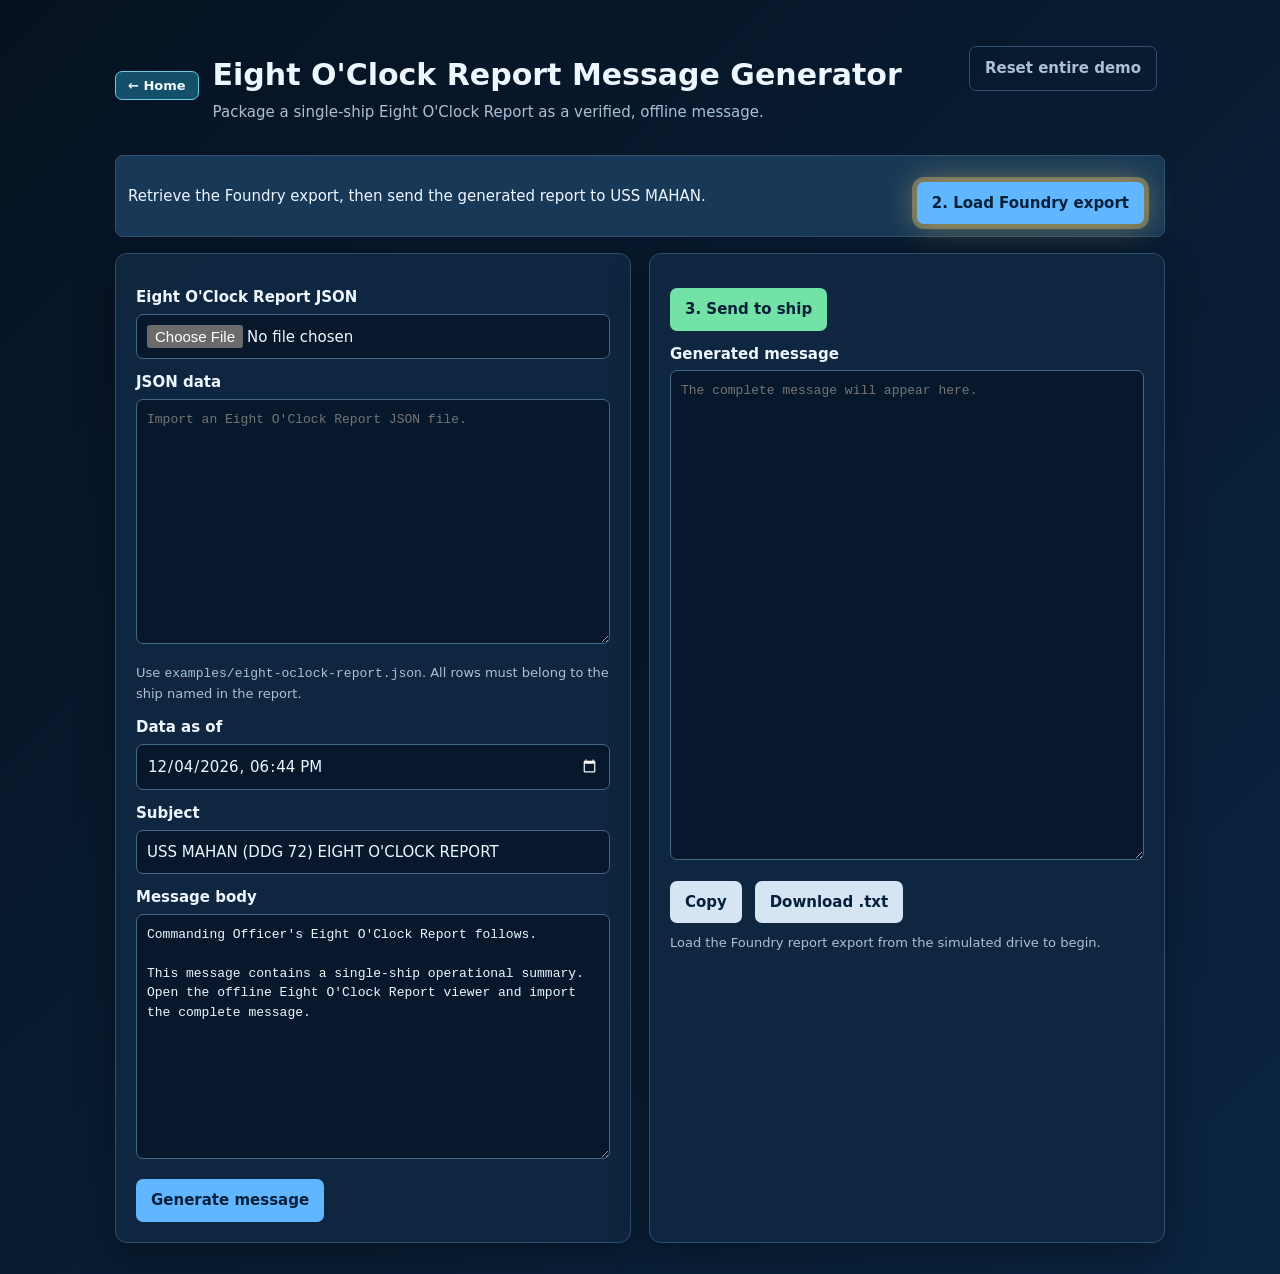
<file: app/sender.html>
<!doctype html>
<html lang="en">
<head>
  <meta charset="utf-8">
  <meta name="viewport" content="width=device-width, initial-scale=1">
  <title>Eight O'Clock Report Message Generator</title>
  <link rel="stylesheet" href="./shared/site-home.css">
  <style>
    :root { color-scheme: dark; --navy:#07182c; --panel:#102741; --line:#31506f; --blue:#61b7ff; --text:#eef6ff; --muted:#abc0d3; }
    * { box-sizing: border-box; }
    body { margin:0; background:linear-gradient(135deg,#061221,#0b2542); color:var(--text); font:15px/1.5 system-ui,sans-serif; }
    main { width:min(1050px,calc(100% - 32px)); margin:32px auto; }
    h1 { margin-bottom:4px; } .lead { color:var(--muted); margin-top:0; }
    .grid { display:grid; grid-template-columns:1fr 1fr; gap:18px; }
    .card { background:rgba(16,39,65,.96); border:1px solid var(--line); border-radius:12px; padding:20px; box-shadow:0 14px 40px #0005; }
    label { display:block; font-weight:700; margin:12px 0 5px; }
    input, textarea, button { font:inherit; }
    input, textarea { width:100%; color:var(--text); background:#07182c; border:1px solid #456786; border-radius:7px; padding:10px; }
    textarea { min-height:245px; resize:vertical; font-family:ui-monospace,Consolas,monospace; font-size:13px; }
    #message { min-height:490px; }
    button { margin:14px 8px 0 0; padding:10px 15px; border:0; border-radius:7px; cursor:pointer; font-weight:750; background:var(--blue); color:#05203a; }
    button.secondary { background:#d5e5f3; }
    .note, #status { color:var(--muted); font-size:13px; }
    #status { min-height:20px; margin-top:10px; }
    .topline,.demo-bar,.message-actions { display:flex; align-items:center; justify-content:space-between; gap:12px; }
    .topline { flex-wrap:wrap; align-items:flex-start; }
    .demo-bar { margin:16px 0; padding:12px; background:#173957; border:1px solid var(--line); border-radius:8px; }
    .virtual { background:#73e2a7; }
    .reset { background:transparent; color:var(--muted); border:1px solid var(--line); }
    .next-action { position:relative; isolation:isolate; animation:pulse 1.25s infinite; box-shadow:0 0 0 5px #ffd16655,0 0 30px #ffd16677; }
    @keyframes pulse { 50% { box-shadow:0 0 0 10px #ffd16622,0 0 42px #ffd166aa; } }
    .transfer { position:fixed; inset:0; z-index:20; display:grid; place-items:center; background:#030d18f2; }
    .transfer[hidden] { display:none; }
    .transfer-card { width:min(760px,calc(100% - 32px)); padding:34px; border:1px solid var(--line); border-radius:16px; background:#0b2239; text-align:center; box-shadow:0 30px 90px #000b; }
    .route { display:grid; grid-template-columns:1fr 2fr 1fr; align-items:center; gap:18px; margin:30px 0 20px; }
    .endpoint { padding:18px 10px; border:1px solid #456786; border-radius:10px; background:#07182c; font-weight:850; }
    .track { position:relative; height:4px; background:#31506f; }
    .packet { position:absolute; top:50%; left:0; width:20px; height:14px; border-radius:3px; background:#73e2a7; box-shadow:0 0 20px #73e2a7; transform:translate(-50%,-50%); animation:transmit 2.2s ease-in-out forwards; }
    @keyframes transmit { 0% { left:0; opacity:0 } 12% { opacity:1 } 88% { opacity:1 } 100% { left:100%; opacity:0 } }
    @media (max-width:760px) { .grid { grid-template-columns:1fr; } }
  </style>
</head>
<body>
<main>
  <div class="topline"><div class="site-home-group"><a class="site-home" href="../">← Home</a><div><h1>Eight O'Clock Report Message Generator</h1><p class="lead">Package a single-ship Eight O'Clock Report as a verified, offline message.</p></div></div><button id="resetApp" class="reset">Reset entire demo</button></div>
  <div class="demo-bar"><span>Retrieve the Foundry export, then send the generated report to USS MAHAN.</span><button id="loadSample" class="next-action">2. Load Foundry export</button></div>
  <div class="grid">
    <section class="card">
      <label for="jsonFile">Eight O'Clock Report JSON</label>
      <input id="jsonFile" type="file" accept=".json,application/json">
      <label for="json">JSON data</label>
      <textarea id="json" spellcheck="false" placeholder="Import an Eight O'Clock Report JSON file."></textarea>
      <p class="note">Use <code>examples/eight-oclock-report.json</code>. All rows must belong to the ship named in the report.</p>
      <label for="asOf">Data as of</label>
      <input id="asOf" type="datetime-local">
      <label for="subject">Subject</label>
      <input id="subject" value="USS MAHAN (DDG 72) EIGHT O'CLOCK REPORT">
      <label for="body">Message body</label>
      <textarea id="body">Commanding Officer's Eight O'Clock Report follows.

This message contains a single-ship operational summary. Open the offline Eight O'Clock Report viewer and import the complete message.</textarea>
      <button id="generate">Generate message</button>
    </section>
    <section class="card">
      <div class="message-actions"><button id="sendToShip" class="virtual">3. Send to ship</button></div>
      <label for="message">Generated message</label>
      <textarea id="message" readonly spellcheck="false" placeholder="The complete message will appear here."></textarea>
      <button id="copy" class="secondary">Copy</button>
      <button id="download" class="secondary">Download .txt</button>
      <div id="status" role="status"></div>
    </section>
  </div>
</main>
<div id="transfer" class="transfer" hidden aria-live="polite">
  <div class="transfer-card">
    <h2>Transmitting Eight O'Clock Report</h2>
    <div class="route"><div class="endpoint">SHORE COMMAND</div><div class="track"><span class="packet"></span></div><div class="endpoint">USS MAHAN</div></div>
    <p id="transferStatus" class="lead">Packaging message traffic…</p>
  </div>
</div>
<script src="./shared/browser-foundation.js"></script>
<script src="./shared/virtual-drive.js"></script>
<script src="./sender/browser-app.js"></script>
</body>
</html>
</file>
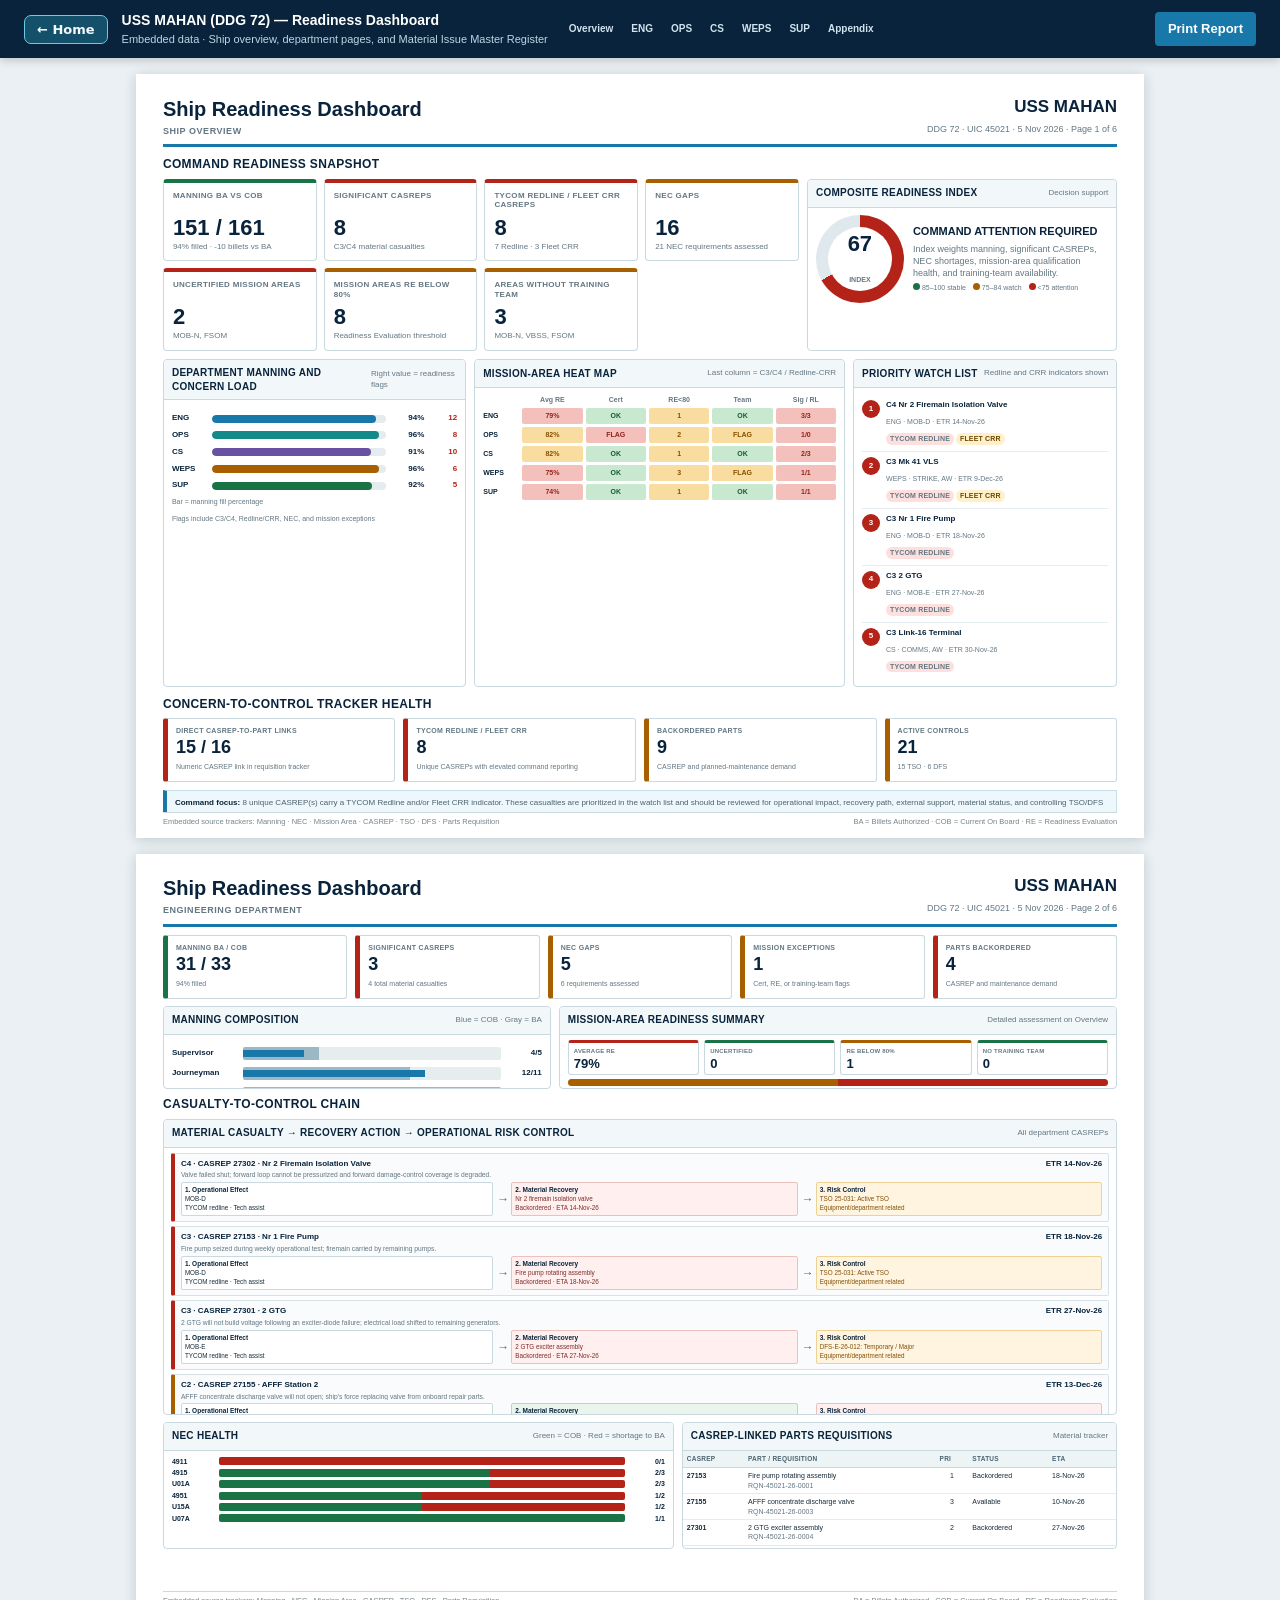
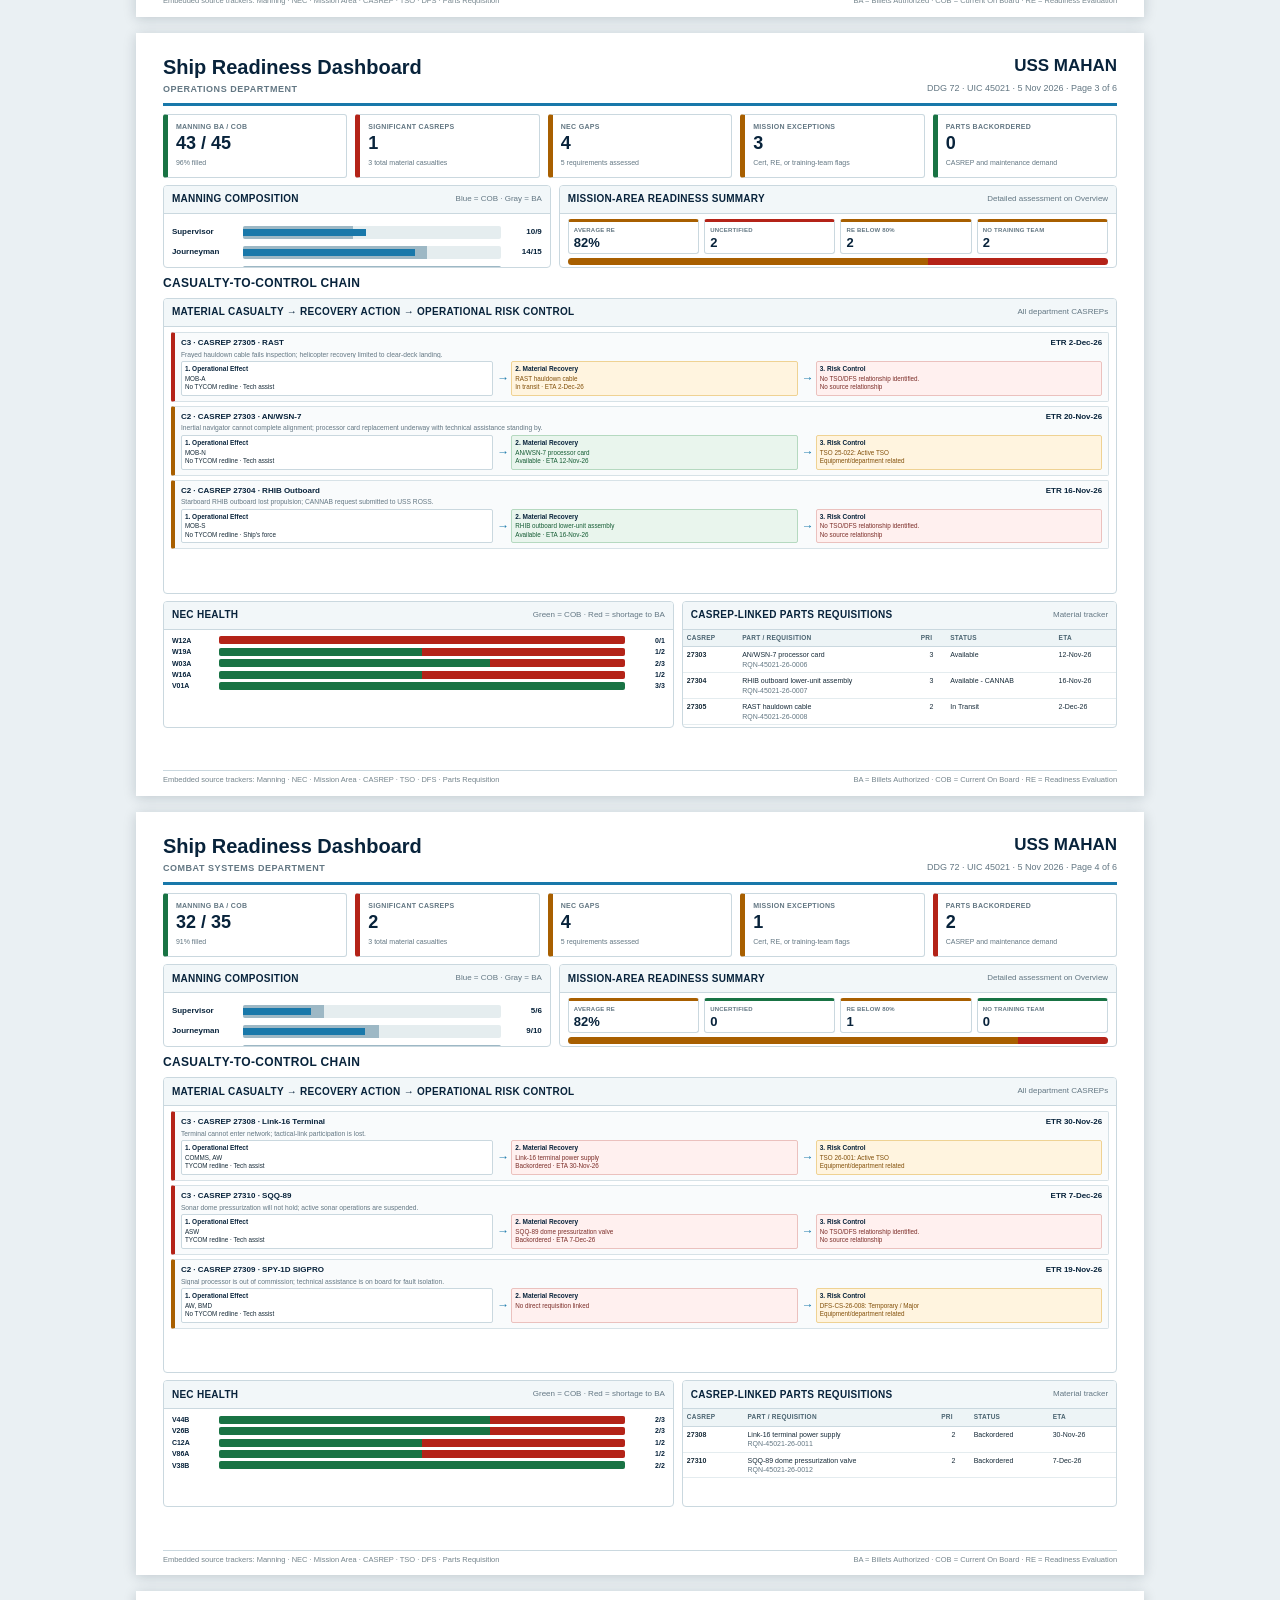
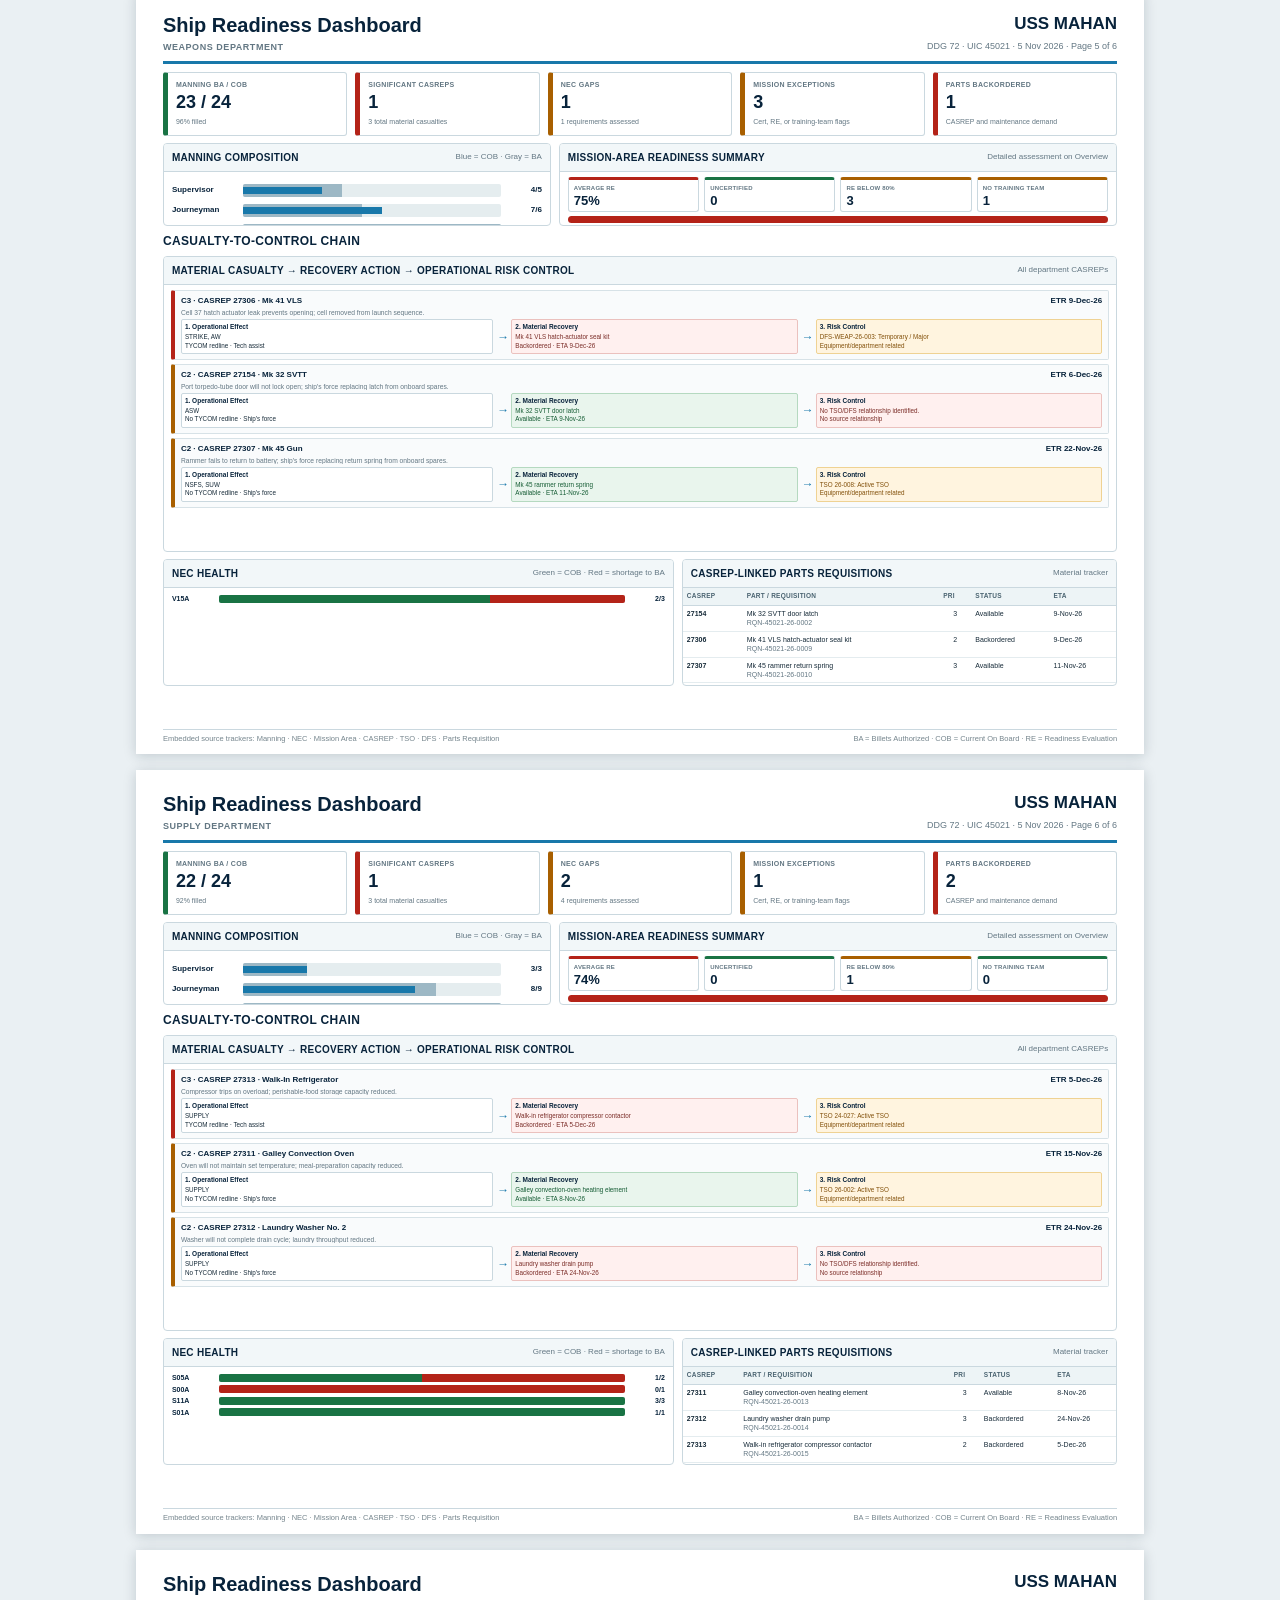
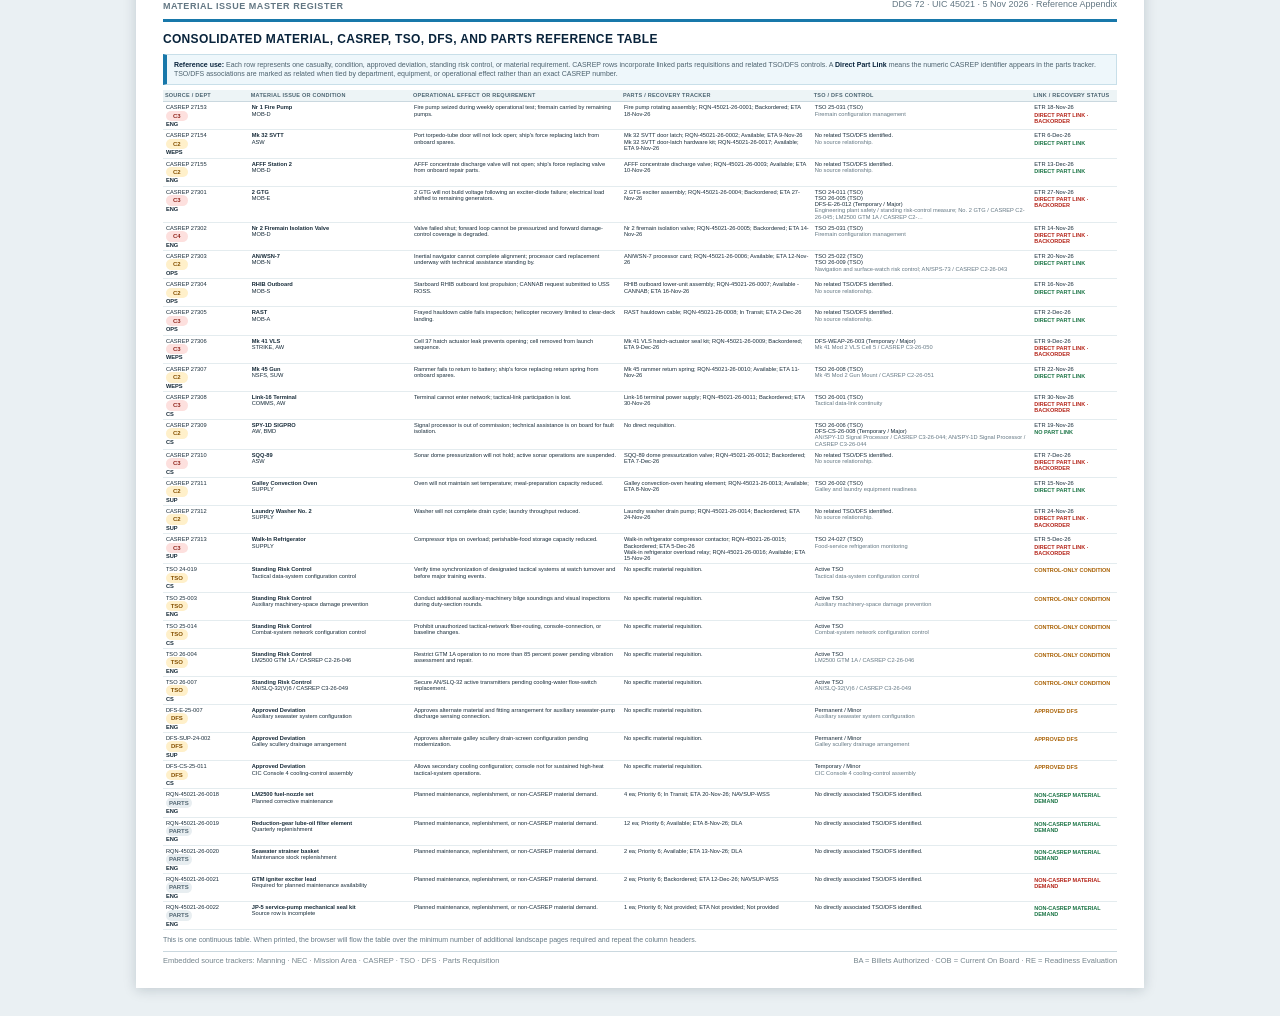
<file: app/viewer.html>
<!doctype html>
<html lang="en">
<head>
  <meta charset="utf-8">
  <meta name="viewport" content="width=device-width, initial-scale=1">
  <script>window.location.replace("./mahan_dashboard.html");</script>
  <title>Offline Dashboard Viewer</title>
  <link rel="stylesheet" href="./shared/site-home.css">
  <style>
    :root { color-scheme:dark; --navy:#061526; --panel:#102741; --line:#31506f; --blue:#5eb8ff; --red:#ff796f; --gold:#f7c85f; --text:#f1f7fc; --muted:#abc0d3; }
    * { box-sizing:border-box; }
    body { margin:0; background:radial-gradient(circle at 82% 8%,#164b77 0,transparent 28%),radial-gradient(circle at 10% 45%,#0d3858 0,transparent 25%),linear-gradient(145deg,#030d18,#071d34 65%,#0a2746); color:var(--text); font:15px/1.45 system-ui,sans-serif; min-height:100vh; }
    main { width:min(1100px,calc(100% - 32px)); margin:28px auto 60px; }
    h1,h2,p { margin-top:0; } .lead,.muted { color:var(--muted); }
    .card { background:linear-gradient(145deg,rgba(18,45,74,.98),rgba(10,29,51,.98)); border:1px solid #365a7c; border-radius:14px; padding:20px; margin-bottom:18px; box-shadow:0 15px 40px #0006,inset 0 1px #ffffff0b; }
    .import-grid { display:grid; grid-template-columns:1fr auto; gap:12px; align-items:end; }
    label { display:block; font-weight:750; margin-bottom:6px; }
    input,textarea,button { font:inherit; }
    input[type=file],textarea { width:100%; color:var(--text); background:#07182c; border:1px solid #486b8c; border-radius:7px; padding:10px; }
    textarea { min-height:145px; resize:vertical; font-family:ui-monospace,Consolas,monospace; font-size:12px; margin-top:12px; }
    button { padding:10px 14px; border:0; border-radius:7px; background:var(--blue); color:#052039; font-weight:800; cursor:pointer; }
    button.secondary { background:#d5e5f3; }
    .table-tools { display:flex; flex-wrap:wrap; gap:10px; align-items:center; }
    .table-tools input[type=file] { width:auto; max-width:280px; }
    #tableStatus { flex-basis:100%; margin:0; }
    #status { margin:10px 0 0; min-height:22px; color:var(--muted); }
    #status.error { color:#ffaaa3; } #status.ok { color:#8ce5b2; }
    #dashboard[hidden] { display:none; }
    .banner { display:flex; justify-content:space-between; gap:20px; align-items:start; border-left:5px solid var(--blue); background:linear-gradient(110deg,#123a60,#102741 55%,#152c45); }
    .eyebrow { color:var(--blue); font-weight:850; letter-spacing:.09em; font-size:12px; }
    .status-pill { display:inline-block; margin-top:7px; padding:4px 9px; border-radius:999px; background:#1f9d6825; border:1px solid #63d7a0; color:#8aebba; font-size:11px; font-weight:800; letter-spacing:.06em; }
    .timestamp { text-align:right; white-space:nowrap; } .timestamp strong { display:block; font-size:16px; }
    .stats { display:grid; grid-template-columns:repeat(4,1fr); gap:15px; }
    .stat { position:relative; overflow:hidden; background:linear-gradient(145deg,#0d2a47,#08192c); border:1px solid #345777; border-radius:12px; padding:17px; box-shadow:0 10px 25px #0004; }
    .stat::before { content:""; position:absolute; left:0; top:0; right:0; height:3px; background:linear-gradient(90deg,var(--blue),#9c7bff); }
    .stat.warning::before { background:linear-gradient(90deg,var(--gold),var(--red)); }
    .stat span { display:block; color:var(--muted); font-size:12px; text-transform:uppercase; letter-spacing:.05em; }
    .stat strong { display:block; font-size:29px; margin-top:5px; }
    .detail-grid { display:grid; grid-template-columns:1fr 1fr; gap:18px; margin-top:18px; }
    .chart { position:relative; padding-top:5px; }
    .row { display:grid; grid-template-columns:minmax(120px,200px) 1fr 65px; gap:12px; align-items:center; min-height:38px; }
    .row.self { color:#fff; font-weight:800; }
    .track { position:relative; height:22px; background:#07182c; border-radius:4px; overflow:visible; }
    .bar { height:100%; min-width:2px; background:linear-gradient(90deg,#268dd8,var(--blue)); border-radius:4px; }
    .self .bar { background:linear-gradient(90deg,#e54e58,var(--red)); box-shadow:0 0 14px #ff796f66; }
    .average { position:absolute; top:-9px; bottom:-9px; width:2px; background:var(--gold); box-shadow:0 0 5px #f7c85f88; z-index:2; }
    .axis-note { text-align:right; color:var(--muted); font-size:12px; margin-top:10px; }
    .detail-row { display:grid; grid-template-columns:150px 1fr 52px; gap:10px; align-items:center; margin:14px 0; }
    .donut-layout { display:grid; grid-template-columns:180px 1fr; gap:24px; align-items:center; margin-top:12px; }
    .donut { width:175px; height:175px; border-radius:50%; display:grid; place-items:center; box-shadow:0 0 28px #0005; }
    .donut-hole { width:92px; height:92px; border-radius:50%; display:grid; place-items:center; text-align:center; background:#0b2037; border:1px solid #426484; box-shadow:inset 0 4px 15px #0007; }
    .donut-hole strong { display:block; font-size:28px; line-height:1; }
    .donut-hole span { color:var(--muted); font-size:11px; text-transform:uppercase; }
    .donut-legend { display:grid; gap:10px; }
    .legend-row { display:grid; grid-template-columns:12px 1fr auto; gap:9px; align-items:center; }
    .legend-swatch { width:12px; height:12px; border-radius:3px; }
    .uptime-row { display:grid; grid-template-columns:125px 1fr 58px; gap:12px; align-items:center; margin:20px 0; }
    .uptime-gauge { position:relative; height:12px; border-radius:7px; background:#07182c; border:1px solid #294963; box-shadow:inset 0 2px 5px #0007; }
    .uptime-fill { position:absolute; inset:0 auto 0 0; border-radius:7px; background:var(--score-color); box-shadow:0 0 10px color-mix(in srgb,var(--score-color) 45%,transparent); }
    .uptime-target { position:absolute; left:90%; top:-6px; bottom:-6px; border-left:2px dashed #b8dfb6; opacity:.85; }
    .uptime-marker { position:absolute; top:50%; width:11px; height:11px; border:2px solid #f4fbff; border-radius:50%; background:var(--score-color); box-shadow:0 2px 7px #000a; transform:translate(-50%,-50%); }
    .uptime-value { text-align:right; font-variant-numeric:tabular-nums; }
    .uptime-legend { display:flex; flex-wrap:wrap; gap:12px 18px; color:var(--muted); font-size:10px; padding-left:137px; margin-top:4px; }
    .uptime-key { display:flex; align-items:center; gap:5px; }
    .uptime-key::before { content:""; width:8px; height:8px; border-radius:50%; background:var(--key-color); }
    .repair-list { display:grid; grid-template-columns:repeat(3,1fr); gap:14px; }
    .repair-item { border-left:4px solid var(--red); background:#091c31; border-radius:7px; padding:14px; }
    .repair-item strong { display:block; font-size:22px; color:#ffaaa3; margin-top:6px; }
    .lollipop-wrap { height:260px; display:flex; gap:12px; align-items:stretch; padding:12px 8px 0; background:repeating-linear-gradient(to top,transparent 0,transparent 49px,#55718b33 50px); border-bottom:1px solid #55718b; }
    .lollipop-item { flex:1; min-width:45px; display:flex; flex-direction:column; justify-content:flex-end; align-items:center; }
    .lollipop-plot { width:100%; height:205px; display:flex; flex-direction:column; justify-content:flex-end; align-items:center; }
    .lollipop-value { color:#cdeaff; font-weight:850; margin-bottom:6px; }
    .lollipop-dot { width:18px; height:18px; flex:0 0 18px; border-radius:50%; background:var(--blue); border:4px solid #bde4ff; box-shadow:0 0 18px #61b7ffaa; z-index:2; }
    .lollipop-stem { width:4px; background:linear-gradient(to top,#2777ad,var(--blue)); border-radius:4px 4px 0 0; }
    .lollipop-label { height:35px; padding-top:8px; color:var(--muted); font-size:11px; text-align:center; }
    .trend-summary { display:flex; align-items:center; gap:10px; color:var(--muted); }
    .trend-summary strong { color:var(--text); font-size:18px; }
    @media(max-width:850px) { .stats{grid-template-columns:1fr 1fr}.detail-grid{grid-template-columns:1fr}.repair-list{grid-template-columns:1fr} }
    @media(max-width:700px) { .stats{grid-template-columns:1fr}.import-grid{grid-template-columns:1fr}.timestamp{text-align:left}.banner{display:block}.row{grid-template-columns:110px 1fr 52px}.detail-row{grid-template-columns:120px 1fr 45px}.donut-layout{grid-template-columns:1fr;justify-items:center}.donut-legend{width:100%}.uptime-row{grid-template-columns:105px 1fr 52px}.uptime-legend{padding-left:117px} }
  </style>
</head>
<body>
<main>
  <a class="site-home" href="../">← Home</a>
  <h1>Offline Dashboard Viewer</h1>
  <p class="lead">Import or paste a complete text message. The viewer detects and decodes the embedded dashboard payload locally.</p>

  <section class="card">
    <div class="import-grid">
      <div>
        <label for="messageFile">Message file</label>
        <input id="messageFile" type="file" accept=".txt,text/plain">
      </div>
      <button id="decode">Decode message</button>
    </div>
    <label for="message" style="margin-top:14px">Or paste message text</label>
    <textarea id="message" spellcheck="false" placeholder="Paste the Eight O'Clock Report message here..."></textarea>
    <div id="status" role="status">Waiting for a message.</div>
  </section>

  <div id="dashboard" hidden>
    <section class="card banner">
      <div><div class="eyebrow">EQUIPMENT READINESS</div><h2>Fleet Readiness Pulse</h2><p id="subject" class="muted"></p><div class="status-pill">VERIFIED OFFLINE UPDATE</div></div>
      <div class="timestamp"><span class="muted">DATA AS OF</span><strong id="asOf"></strong><span id="age" class="muted"></span></div>
    </section>
    <section class="card">
      <h2>Equipment readiness table</h2>
      <p class="muted">Export this table, edit it in Excel, then import the CSV to replace the table immediately.</p>
      <div class="table-tools">
        <button id="exportTable">Export CSV</button>
        <input id="tableFile" type="file" accept=".csv,text/csv" aria-label="Replacement table CSV">
        <button id="resetTable" class="secondary">Reset to shore data</button>
        <p id="tableStatus" class="muted" role="status"></p>
      </div>
    </section>
    <section class="stats">
      <div class="stat"><span>Selected ship</span><strong id="shipMetric">—</strong><div id="shipName" class="muted"></div><div id="relativeMetric" class="muted"></div></div>
      <div class="stat"><span>Fleet average</span><strong id="averageMetric">—</strong><div class="muted">Mean time to repair</div></div>
      <div class="stat"><span>Fleet rank</span><strong id="rankMetric">—</strong><div class="muted">Lower repair time is better</div></div>
      <div class="stat warning"><span>Failure rate</span><strong id="failureRateMetric">—</strong><div id="failureRateComparison" class="muted">Per 1,000 operating hours</div></div>
    </section>
    <section class="card" style="margin-top:18px">
      <h2>Repair time comparison</h2>
      <p class="muted">Gold marker: fleet average · Red bar: selected ship</p>
      <div id="chart" class="chart"></div>
      <div class="axis-note">Mean time to repair (hours) →</div>
    </section>
    <section class="card">
      <h2>Repairs by week</h2>
      <div id="weeklySummary" class="trend-summary"></div>
      <div id="weeklyChart" class="lollipop-wrap" aria-label="Repairs completed by week"></div>
    </section>
    <div class="detail-grid">
      <section class="card">
        <h2>Failures by category</h2>
        <p class="muted">Selected ship · rolling 90 days</p>
        <div id="categoryChart"></div>
      </section>
      <section class="card">
        <h2>Mission-area uptime</h2>
        <p class="muted">Selected ship · percent available</p>
        <div id="uptimeChart"></div>
      </section>
    </div>
    <section class="card">
      <h2>Recent long repair items</h2>
      <p class="muted">Selected ship · longest recently completed repairs</p>
      <div id="repairList" class="repair-list"></div>
    </section>
  </div>
</main>
<script src="./shared/browser-foundation.js"></script>
<script src="src/table-files.js"></script>
<script>
  "use strict";
  const $ = id => document.getElementById(id);
  let currentDashboard = null;
  let shoreDashboard = null;

  async function decodeDashboardMessage(text) {
    const decoded = await EightOClockReport.decodeMessage(text);
    let packet;
    if (decoded.f === "ND1" && ["repair", "readiness"].includes(decoded.d) && Array.isArray(decoded.r)) {
      packet = {
        as_of:decoded.t,
        records:decoded.r.map(row => ({
          ship:row[0],
          repair_hours:row[1],
          is_this_ship:row[2] === 1,
          failure_rate:row[3] ?? 0,
          failures:Array.isArray(row[4]) ? row[4] : [0, 0, 0, 0],
          uptime:Array.isArray(row[5]) ? row[5] : [0, 0, 0, 0],
          long_repairs:Array.isArray(row[6]) ? row[6] : [],
          weekly_repairs:Array.isArray(row[7]) ? row[7] : []
        }))
      };
    } else if (decoded.format === "EIGHT-OCLOCK-REPORT-1" && decoded.dashboard === "equipment-repair-time" && Array.isArray(decoded.records)) {
      packet = decoded;
    } else {
      throw new Error("The decoded data is not a supported dashboard packet.");
    }
    const subject = text.match(/^\s*SUBJECT\s*:\s*(.+)$/im)?.[1].trim() || "Dashboard update";
    return { packet, subject };
  }

  function ordinal(number) {
    const rem100 = number % 100;
    if (rem100 >= 11 && rem100 <= 13) return `${number}th`;
    return `${number}${({1:"st",2:"nd",3:"rd"})[number % 10] || "th"}`;
  }

  function render({packet, subject}) {
    const records = packet.records.map(record => ({
      ship:String(record.ship || "Unknown"),
      repair_hours:Number(record.repair_hours),
      is_this_ship:Boolean(record.is_this_ship),
      failure_rate:Number(record.failure_rate || 0),
      failures:Array.isArray(record.failures) ? record.failures.map(Number) : [0, 0, 0, 0],
      uptime:Array.isArray(record.uptime) ? record.uptime.map(Number) : [0, 0, 0, 0],
      long_repairs:Array.isArray(record.long_repairs) ? record.long_repairs : [],
      weekly_repairs:Array.isArray(record.weekly_repairs) ? record.weekly_repairs.map(Number) : []
    })).filter(record => Number.isFinite(record.repair_hours) && record.repair_hours >= 0);
    if (!records.length) throw new Error("The packet contains no valid repair records.");
    records.sort((a,b) => a.repair_hours - b.repair_hours);
    const average = records.reduce((sum, r) => sum + r.repair_hours, 0) / records.length;
    const selected = records.find(r => r.is_this_ship) || records[0];
    const rank = records.indexOf(selected) + 1;
    const averageFailureRate = records.reduce((sum, r) => sum + r.failure_rate, 0) / records.length;
    const maximum = Math.max(...records.map(r => r.repair_hours), average) * 1.08;
    const asOf = new Date(packet.as_of);
    if (Number.isNaN(asOf.valueOf())) throw new Error("The packet has an invalid data timestamp.");

    $("subject").textContent = subject;
    $("asOf").textContent = asOf.toLocaleString();
    const hoursOld = Math.max(0, (Date.now() - asOf) / 36e5);
    $("age").textContent = hoursOld < 1 ? "Less than one hour old" : `${Math.floor(hoursOld)} hours old`;
    $("shipMetric").textContent = `${selected.repair_hours.toFixed(1)} hr`;
    $("shipName").textContent = selected.ship;
    const difference = (selected.repair_hours / average - 1) * 100;
    $("relativeMetric").textContent = `${Math.abs(difference).toFixed(0)}% ${difference >= 0 ? "above" : "below"} fleet mean`;
    $("averageMetric").textContent = `${average.toFixed(1)} hr`;
    $("rankMetric").textContent = `${ordinal(rank)} of ${records.length}`;
    $("failureRateMetric").textContent = selected.failure_rate.toFixed(1);
    const failureDifference = averageFailureRate ? (selected.failure_rate / averageFailureRate - 1) * 100 : 0;
    $("failureRateComparison").textContent = `${Math.abs(failureDifference).toFixed(0)}% ${failureDifference >= 0 ? "above" : "below"} fleet mean · per 1,000 hours`;

    const chart = $("chart"); chart.replaceChildren();
    for (const record of records) {
      const row = document.createElement("div"); row.className = `row${record === selected ? " self" : ""}`;
      const name = document.createElement("div"); name.textContent = record.ship;
      const track = document.createElement("div"); track.className = "track";
      const averageLine = document.createElement("div"); averageLine.className = "average"; averageLine.style.left = `${average / maximum * 100}%`;
      const bar = document.createElement("div"); bar.className = "bar"; bar.style.width = `${record.repair_hours / maximum * 100}%`;
      const value = document.createElement("div"); value.textContent = `${record.repair_hours.toFixed(1)} hr`;
      track.append(bar, averageLine); row.append(name, track, value); chart.append(row);
    }

    const weekly = selected.weekly_repairs.length ? selected.weekly_repairs : [0, 0, 0, 0, 0, 0, 0, 0];
    const currentWeek = weekly.at(-1) || 0;
    const previousWeek = weekly.at(-2) || 0;
    const trend = previousWeek ? (currentWeek / previousWeek - 1) * 100 : 0;
    const summary = $("weeklySummary"); summary.replaceChildren();
    const summaryValue = document.createElement("strong"); summaryValue.textContent = `${currentWeek} repairs this week`;
    const summaryDetail = document.createElement("span");
    summaryDetail.textContent = previousWeek ? `· ${Math.abs(trend).toFixed(0)}% ${trend >= 0 ? "above" : "below"} last week (${previousWeek})` : "· No prior-week comparison";
    summary.append(summaryValue, summaryDetail);
    const weeklyChart = $("weeklyChart"); weeklyChart.replaceChildren();
    const weeklyMax = Math.max(...weekly, 1);
    const labels = weekly.map((_, index) => index === weekly.length - 1 ? "This week" : `${weekly.length - index - 1} wk ago`);
    weekly.forEach((value, index) => {
      const item = document.createElement("div"); item.className = "lollipop-item";
      const plot = document.createElement("div"); plot.className = "lollipop-plot";
      const count = document.createElement("div"); count.className = "lollipop-value"; count.textContent = String(value);
      const dot = document.createElement("div"); dot.className = "lollipop-dot";
      const stem = document.createElement("div"); stem.className = "lollipop-stem"; stem.style.height = `${Math.max(4, value / weeklyMax * 150)}px`;
      const label = document.createElement("div"); label.className = "lollipop-label"; label.textContent = labels[index];
      plot.append(count, dot, stem); item.append(plot, label); weeklyChart.append(item);
    });

    const categories = ["Propulsion", "Electrical", "Combat systems", "Auxiliary"];
    const categoryValues = categories.map((name, index) => [name, Number(selected.failures[index]) || 0]);
    renderDonut($("categoryChart"), categoryValues);

    const missionAreas = ["Engineering", "Combat systems", "Communications", "Navigation"];
    const uptimeValues = missionAreas.map((name, index) => [name, Number(selected.uptime[index]) || 0]);
    renderUptime($("uptimeChart"), uptimeValues);

    const repairList = $("repairList"); repairList.replaceChildren();
    if (!selected.long_repairs.length) {
      const empty = document.createElement("p"); empty.className = "muted"; empty.textContent = "No recent long repair items reported.";
      repairList.append(empty);
    } else {
      for (const [description, hours] of selected.long_repairs) {
        const item = document.createElement("div"); item.className = "repair-item";
        const name = document.createElement("div"); name.textContent = String(description);
        const duration = document.createElement("strong"); duration.textContent = `${Number(hours).toFixed(0)} hr`;
        item.append(name, duration); repairList.append(item);
      }
    }
    $("dashboard").hidden = false;
    currentDashboard = {packet, subject};
  }

  function renderDonut(container, entries) {
    container.replaceChildren();
    const colors = ["#5eb8ff", "#9c7bff", "#ff796f", "#f7c85f"];
    const total = entries.reduce((sum, [, value]) => sum + value, 0);
    let position = 0;
    const stops = entries.map(([, value], index) => {
      const start = position;
      position += total ? value / total * 100 : 25;
      return `${colors[index]} ${start}% ${position}%`;
    });
    const layout = document.createElement("div"); layout.className = "donut-layout";
    const donut = document.createElement("div"); donut.className = "donut"; donut.style.background = `conic-gradient(${stops.join(",")})`;
    const hole = document.createElement("div"); hole.className = "donut-hole";
    const totalValue = document.createElement("strong"); totalValue.textContent = String(total);
    const totalLabel = document.createElement("span"); totalLabel.textContent = "failures";
    hole.append(totalValue, totalLabel); donut.append(hole);
    const legend = document.createElement("div"); legend.className = "donut-legend";
    entries.forEach(([label, value], index) => {
      const row = document.createElement("div"); row.className = "legend-row";
      const swatch = document.createElement("span"); swatch.className = "legend-swatch"; swatch.style.background = colors[index];
      const name = document.createElement("span"); name.textContent = label;
      const count = document.createElement("strong"); count.textContent = String(value);
      row.append(swatch, name, count); legend.append(row);
    });
    layout.append(donut, legend); container.append(layout);
  }

  function renderUptime(container, entries) {
    container.replaceChildren();
    for (const [label, rawValue] of entries) {
      const value = Math.max(0, Math.min(100, rawValue));
      const color = value <= 70 ? "#ef5968" : value < 90 ? "#f2be55" : value < 95 ? "#abdca4" : "#45df91";
      const row = document.createElement("div"); row.className = "uptime-row";
      const name = document.createElement("div"); name.textContent = label;
      const gauge = document.createElement("div"); gauge.className = "uptime-gauge"; gauge.style.setProperty("--score-color", color);
      const fill = document.createElement("div"); fill.className = "uptime-fill"; fill.style.width = `${value}%`;
      const target = document.createElement("div"); target.className = "uptime-target"; target.title = "90% target";
      const marker = document.createElement("div"); marker.className = "uptime-marker"; marker.style.left = `${value}%`;
      const display = document.createElement("strong"); display.className = "uptime-value"; display.textContent = `${value.toFixed(1)}%`;
      gauge.append(fill, target, marker); row.append(name, gauge, display); container.append(row);
    }
    const legend = document.createElement("div"); legend.className = "uptime-legend";
    [
      ["≤70 critical", "#ef5968"],
      ["71–89 watch", "#f2be55"],
      ["90–94 target", "#abdca4"],
      ["95–100 strong", "#45df91"]
    ].forEach(([text, color]) => {
      const item = document.createElement("span"); item.className = "uptime-key"; item.style.setProperty("--key-color", color); item.textContent = text; legend.append(item);
    });
    container.append(legend);
  }

  async function decode() {
    const text = $("message").value;
    $("status").className = "";
    $("status").textContent = "Decoding and verifying payload…";
    if (!/EIGHT\s+O['’]?CLOCK\s+REPORT\s+PAYLOAD\s+END/i.test(text)) {
      $("dashboard").hidden = true;
      $("status").textContent = text.trim() ? "Decoding… waiting for the complete payload." : "Waiting for a message.";
      return;
    }
    await new Promise(resolve => requestAnimationFrame(resolve));
    try {
      const result = await decodeDashboardMessage(text);
      shoreDashboard = structuredClone(result);
      render(result);
      $("status").className = "ok";
      $("status").textContent = `Payload verified and loaded: ${result.packet.records.length} records.`;
    } catch (error) {
      $("dashboard").hidden = true;
      $("status").className = "error";
      $("status").textContent = `Not loaded: ${error.message}`;
    }
  }

  let timer;
  $("message").addEventListener("input", () => {
    clearTimeout(timer);
    $("dashboard").hidden = true;
    $("status").className = "";
    $("status").textContent = "Decoding and verifying payload…";
    timer = setTimeout(decode, 400);
  });
  $("decode").addEventListener("click", decode);
  $("messageFile").addEventListener("change", async event => {
    const file = event.target.files[0];
    if (file) {
      $("dashboard").hidden = true;
      $("status").className = "";
      $("status").textContent = `Reading ${file.name}…`;
      $("message").value = await file.text();
      await decode();
    }
  });

  $("exportTable").addEventListener("click", () => {
    if (!currentDashboard) return;
    const csv = EightOClockTableFiles.exportTable(currentDashboard.packet.records);
    const link = document.createElement("a");
    link.href = URL.createObjectURL(new Blob([csv], {type:"text/csv;charset=utf-8"}));
    link.download = `${EightOClockTableFiles.TABLE_UID}.csv`;
    link.click();
    setTimeout(() => URL.revokeObjectURL(link.href), 1000);
    $("tableStatus").textContent = "Table exported. Edit it in Excel and import the saved CSV here.";
  });

  $("tableFile").addEventListener("change", async event => {
    const file = event.target.files[0];
    if (!file || !currentDashboard) return;
    try {
      const records = EightOClockTableFiles.importTable(await file.text());
      const replacement = {
        subject: currentDashboard.subject,
        packet: {...currentDashboard.packet, records}
      };
      render(replacement);
      $("tableStatus").textContent = `Table replaced from ${file.name}: ${records.length} rows.`;
    } catch (error) {
      $("tableStatus").textContent = `Not imported: ${error.message}`;
    } finally {
      event.target.value = "";
    }
  });

  $("resetTable").addEventListener("click", () => {
    if (!shoreDashboard) return;
    render(structuredClone(shoreDashboard));
    $("tableStatus").textContent = "Restored the original shore table.";
  });
</script>
</body>
</html>
</file>
<file: app/shared/site-home.css>
a.site-home {
  display: inline-flex;
  align-items: center;
  flex: 0 0 auto;
  gap: 6px;
  padding: 7px 12px;
  border: 1px solid #6ec8e6;
  border-radius: 7px;
  background: #14506a;
  color: #f4fbff;
  font: 700 13px/1 system-ui, "Segoe UI", sans-serif;
  text-decoration: none;
  white-space: nowrap;
  cursor: pointer;
}
a.site-home:hover,
a.site-home:focus-visible {
  background: #1c6d8e;
  color: #fff;
}
.site-home-group {
  display: flex;
  align-items: center;
  gap: 14px;
  min-width: 0;
}
.site-home-group > div { min-width: 0; }
@media (max-width: 760px) {
  main .site-home-group {
    flex-direction: column;
    align-items: stretch;
    flex-basis: 100%;
  }
}
main > a.site-home {
  margin-bottom: 16px;
}
@media print {
  a.site-home { display: none !important; }
}
</file>
<file: app/developer-mode.css>
:root { color-scheme:dark; --navy:#061526; --panel:#102741; --line:#365a7c; --blue:#5eb8ff; --red:#ff796f; --gold:#f7c85f; --text:#f1f7fc; --muted:#abc0d3; }
* { box-sizing:border-box; }
body { margin:0; min-height:100vh; color:var(--text); background:radial-gradient(circle at 82% 8%,#164b77 0,transparent 28%),linear-gradient(145deg,#030d18,#071d34 65%,#0a2746); font:15px/1.45 system-ui,sans-serif; }
main { width:min(1180px,calc(100% - 32px)); margin:28px auto 60px; }
h1,h2,h3,p { margin-top:0; }
.muted,.lead { color:var(--muted); }
.card { margin-bottom:18px; padding:20px; border:1px solid var(--line); border-radius:14px; background:linear-gradient(145deg,rgba(18,45,74,.98),rgba(10,29,51,.98)); box-shadow:0 15px 40px #0006; }
.toolbar,.actions { display:flex; flex-wrap:wrap; gap:10px; align-items:center; }
.toolbar { align-items:end; }
.field { flex:1 1 260px; }
label { display:block; margin-bottom:6px; font-weight:750; }
input,textarea,button { font:inherit; }
input,textarea { width:100%; padding:9px; color:var(--text); background:#07182c; border:1px solid #486b8c; border-radius:7px; }
textarea { min-height:130px; resize:vertical; font-family:Consolas,monospace; font-size:12px; }
button { padding:10px 14px; border:0; border-radius:7px; background:var(--blue); color:#052039; font-weight:800; cursor:pointer; }
button.secondary { background:#d5e5f3; }
#status { min-height:22px; margin:10px 0 0; color:var(--muted); }
#status.error { color:#ffaaa3; }
#status.ok { color:#8ce5b2; }
#workspace[hidden] { display:none; }
.banner { display:flex; justify-content:space-between; gap:18px; border-left:5px solid var(--blue); }
.eyebrow { color:var(--blue); font-size:12px; font-weight:850; letter-spacing:.09em; }
.stats { display:grid; grid-template-columns:repeat(4,1fr); gap:14px; margin-bottom:18px; }
.stat { padding:16px; border:1px solid var(--line); border-radius:11px; background:#0a2037; }
.stat span { display:block; color:var(--muted); font-size:12px; text-transform:uppercase; }
.stat strong { display:block; margin-top:5px; font-size:27px; }
.chart-row { display:grid; grid-template-columns:180px 1fr 90px; gap:12px; align-items:center; margin:10px 0; }
.track { height:22px; overflow:hidden; border-radius:4px; background:#07182c; }
.bar { height:100%; min-width:2px; border-radius:4px; background:linear-gradient(90deg,#268dd8,var(--blue)); }
.selected .bar { background:linear-gradient(90deg,#e54e58,var(--red)); }
.editable { outline:1px dashed #78c8ff; outline-offset:3px; cursor:text; }
.editable:focus { outline:2px solid var(--gold); background:#173b5d; }
.hint { padding:10px 12px; border-left:4px solid var(--gold); background:#f7c85f16; color:#f8dda0; }
.grid-two { display:grid; grid-template-columns:1fr 1fr; gap:18px; }
.value-grid { display:grid; grid-template-columns:repeat(4,1fr); gap:10px; }
.value-card { padding:12px; border:1px solid #294963; border-radius:8px; background:#091c31; }
.value-card input { margin-top:6px; }
.csv-editor { min-height:440px; white-space:pre; }
.table-wrap { overflow:auto; margin:12px 0 24px; }
table { width:100%; border-collapse:collapse; font-size:13px; }
th,td { padding:8px; border:1px solid #31506f; text-align:left; white-space:nowrap; }
th { position:sticky; top:0; background:#173958; }
td input { min-width:82px; padding:6px; }
.wide { min-width:190px; }
.derived { color:#d8c87d; }
.app-tabs { display:flex; gap:3px; margin-bottom:0; padding-left:12px; border-bottom:1px solid #4f7192; }
.app-tab { border:1px solid #4f7192; border-bottom:0; border-radius:8px 8px 0 0; background:#0a2037; color:var(--muted); }
.app-tab.active { margin-bottom:-1px; padding-bottom:11px; background:#173958; color:var(--text); }
.sheet-card { border-top-left-radius:0; }
.sheet-wrap { max-height:560px; margin:0; border:1px solid #527491; background:#fff; }
.sheet { width:max-content; min-width:100%; color:#17212b; background:#fff; font:12px/1.3 Calibri,Arial,sans-serif; }
.sheet th { z-index:2; padding:6px 8px; color:#15283a; background:#dce6ef; border-color:#a9bac8; text-align:center; }
.sheet td { height:30px; padding:0; border-color:#c1ccd5; }
.sheet td.row-number { position:sticky; left:0; z-index:1; min-width:38px; padding:5px; color:#40576b; background:#e8eef3; text-align:center; }
.sheet input { min-width:92px; height:29px; padding:4px 6px; color:#17212b; background:#fff; border:0; border-radius:0; font:inherit; }
.sheet input:focus { outline:2px solid #188038; outline-offset:-2px; background:#f7fff9; }
.sheet input[type=checkbox] { min-width:42px; height:18px; accent-color:#188038; }
.sheet .ship-cell { min-width:155px; }
.sheet .selected-sheet-row td { background:#e8f4ea; }
.sheet .selected-sheet-row input { background:#e8f4ea; font-weight:700; }
.sheet-note { margin-bottom:12px; color:var(--muted); }
.sheet-tabs { display:flex; gap:3px; overflow:auto; margin-bottom:10px; border-bottom:1px solid #527491; }
.sheet-tab { flex:0 0 auto; padding:7px 12px; border-radius:6px 6px 0 0; background:#b9c9d6; color:#203446; }
.sheet-tab.active { background:#fff; color:#17212b; }
.sheet-tools { display:flex; gap:8px; margin-bottom:10px; }
.sheet-tools button { padding:7px 11px; }
.save-bar { position:sticky; bottom:10px; z-index:5; display:flex; justify-content:space-between; gap:15px; align-items:center; border-color:#5eb8ff; }
@media(max-width:850px) { .stats,.value-grid,.grid-two{grid-template-columns:1fr 1fr}.chart-row{grid-template-columns:120px 1fr 75px} }
@media(max-width:600px) { .stats,.value-grid,.grid-two{grid-template-columns:1fr}.banner{display:block}.chart-row{grid-template-columns:95px 1fr 70px}.save-bar{position:static;display:block}.save-bar button{margin-top:10px} }
</file>
<file: app/eight-oclock-report.css>
:root{--navy:#0b2439;--blue:#2378a9;--teal:#0c8b8c;--green:#1f7a45;--amber:#b36b00;--red:#b42318;--ink:#1b2b38;--muted:#607482;--line:#cdd9df;--paper:#fff;--canvas:#e9eff2}
*{box-sizing:border-box}html{scroll-behavior:smooth}body{margin:0;color:var(--ink);background:var(--canvas);font:13px/1.35 Arial,Helvetica,sans-serif}h1,h2,h3,p{margin-top:0}button,input,textarea{font:inherit}.muted{color:var(--muted)}
.loader{width:100%;margin:0;padding:24px max(16px,calc((100% - 900px)/2));color:#eef6ff;background:linear-gradient(145deg,#061526,#102f4a);border:0;box-shadow:0 8px 24px #00101f66}.loader-heading{display:flex;align-items:center;gap:12px 16px;flex-wrap:wrap}.loader-heading h1{margin:0;flex:1 1 12rem;min-width:0}.loader h1{color:#fff}.loader .muted,.loader #status{color:#abc0d3}.loader-grid{display:grid;grid-template-columns:1fr auto;gap:10px;align-items:end}label{display:block;font-weight:700;margin:8px 0 5px}input[type=file],textarea{width:100%;padding:9px;border:1px solid #456786;background:#07182c;color:#eef6ff}textarea{min-height:110px;font-family:Consolas,monospace;font-size:12px}.loader input::file-selector-button{margin-right:10px;padding:6px 9px;border:0;border-radius:3px;background:#dce7ec;color:#0b2439;font-weight:700}
button,.file-button{padding:8px 13px;border:0;border-radius:3px;background:var(--blue);color:#fff;font-weight:800;cursor:pointer}.secondary{background:#dce7ec;color:var(--navy)}.ok{color:var(--green)}.error{color:var(--red)}#dashboard[hidden]{display:none}
.next-action{animation:pulse 1.25s infinite;box-shadow:0 0 0 5px #ffd16655,0 0 30px #ffd16677}@keyframes pulse{50%{box-shadow:0 0 0 10px #ffd16622,0 0 42px #ffd166aa}}
.screen-controls{position:sticky;top:0;z-index:100;display:flex;align-items:center;gap:9px;padding:10px 18px;color:#fff;background:var(--navy);box-shadow:0 2px 10px #0003}.screen-controls .file-button{margin:0}.file-button input{display:none}#shipDataStatus{font-size:10px;color:#cfe3ee}.tab-nav{display:flex;gap:2px;margin-left:auto}.tab-nav a{padding:6px;color:#cfe3ee;text-decoration:none;font-size:10px;font-weight:800}.tab-nav a:hover{color:#fff;background:#ffffff20}
.report{width:10.5in;margin:16px auto 30px}.print-page{position:relative;width:10.5in;height:7.95in;overflow:hidden;margin-bottom:16px;padding:.23in .28in .28in;background:var(--paper);box-shadow:0 2px 12px #102a3d2e;page-break-after:always;break-after:page}.print-page:last-child{page-break-after:auto;break-after:auto}
.page-header{display:flex;align-items:flex-end;justify-content:space-between;min-height:.53in;padding-bottom:.09in;border-bottom:3px solid var(--blue)}.brand{color:var(--navy);font-size:21px;font-weight:800}.brand small{display:block;margin-top:2px;color:var(--muted);font-size:10px;letter-spacing:.55px;text-transform:uppercase}.ship-id{text-align:right;color:var(--navy)}.ship-name{font-size:18px;font-weight:800}.ship-meta{color:var(--muted);font-size:10px}.page-footer{position:absolute;right:.28in;bottom:.1in;left:.28in;display:flex;justify-content:space-between;padding-top:4px;border-top:1px solid var(--line);color:#6d7d86;font-size:8px}
h2{margin:10px 0 7px;color:var(--navy);font-size:14px;letter-spacing:.2px;text-transform:uppercase}h3{margin:0 0 8px;color:var(--navy);font-size:10px;letter-spacing:.25px;text-transform:uppercase}.panel{overflow:hidden;padding:9px;background:#fff;border:1px solid var(--line);border-radius:4px}.panel>h3{margin:-9px -9px 8px;padding:7px 9px;background:#f2f7f9;border-bottom:1px solid var(--line)}
.overview-layout{display:grid;grid-template-columns:2.1fr 1fr;gap:10px}.kpi-grid{display:grid;grid-template-columns:repeat(3,1fr);gap:8px}.kpi{min-height:72px;padding:8px 9px;border:1px solid var(--line);border-top:4px solid #8ca1ad;border-radius:4px}.kpi.good{border-top-color:var(--green)}.kpi.watch{border-top-color:var(--amber)}.kpi.bad{border-top-color:var(--red)}.kpi-label{min-height:24px;color:var(--muted);font-size:8px;font-weight:800;letter-spacing:.35px;text-transform:uppercase}.kpi-value{margin:4px 0 2px;color:var(--navy);font-size:22px;font-weight:800;line-height:1}.kpi-detail{color:var(--muted);font-size:8px}
.ring-panel{text-align:center}.ring{position:relative;display:grid;place-items:center;width:104px;height:104px;margin:5px auto 8px;border-radius:50%}.ring:before{position:absolute;width:74px;height:74px;content:"";background:#fff;border-radius:50%}.ring span{position:relative;color:var(--navy);font-size:23px;font-weight:800}.ring small{display:block;color:var(--muted);font-size:7px}.three-col{display:grid;grid-template-columns:1.05fr 1.15fr .9fr;gap:10px;margin-top:10px}.bar-row{display:grid;grid-template-columns:46px 1fr 36px;gap:6px;align-items:center;margin:8px 0;font-size:8px;text-transform:uppercase}.bar-row.wide{grid-template-columns:70px 1fr 40px}.bar-track{height:10px;overflow:hidden;background:#e4ecef;border-radius:10px}.bar-fill{height:100%;background:var(--blue);border-radius:10px}.bar-fill.good{background:var(--green)}.bar-fill.watch{background:var(--amber)}.bar-fill.bad{background:var(--red)}.risk{padding:5px 0;border-bottom:1px solid #e5ecef}.risk strong,.risk span{display:block;font-size:8px}.risk span,.empty{color:var(--muted)}
.department-top{display:grid;grid-template-columns:repeat(4,1fr);gap:8px;margin:10px 0}.dept-stat{padding:8px;border:1px solid var(--line);border-left:5px solid var(--blue)}.dept-stat.good{border-left-color:var(--green)}.dept-stat.watch{border-left-color:var(--amber)}.dept-stat.bad{border-left-color:var(--red)}.dept-stat span{display:block;color:var(--muted);font-size:8px;font-weight:800;text-transform:uppercase}.dept-stat strong{display:block;color:var(--navy);font-size:19px}.two-col{display:grid;grid-template-columns:1fr 1.08fr;gap:10px}.two-col.lower{grid-template-columns:1.25fr .75fr;margin-top:10px}.mission-row{display:grid;grid-template-columns:46px 1fr 30px 36px 32px;gap:5px;align-items:center;margin:6px 0;font-size:8px}
.tag{display:inline-block;padding:2px 4px;border-radius:9px;font-size:7px;font-weight:800;white-space:nowrap}.tag.good{color:#155c34;background:#d9f0df}.tag.watch{color:#82500a;background:#fff0cd}.tag.bad{color:#8f2219;background:#fde0de}table{width:100%;border-collapse:collapse;font-size:8px}th{padding:5px;color:#4e6673;background:#edf4f6;font-size:7px;text-align:left;text-transform:uppercase}td{padding:4px 5px;border-bottom:1px solid #e4ecef;vertical-align:top}.center{text-align:center}.casrep{margin-bottom:6px;padding:7px 8px;border-left:4px solid #91a7b2;background:#f8fbfc}.casrep.c2{border-color:var(--amber);background:#fffaf0}.casrep.c3,.casrep.c4{border-color:var(--red);background:#fff6f5}.casrep strong,.casrep b{display:block;font-size:8px}.casrep b{float:right;margin-top:-12px}.casrep p{margin:3px 0 0;color:var(--muted);font-size:8px}.callout{padding:8px;color:#4f6370;background:#edf6fa;border-left:4px solid var(--blue)}
.modal[hidden]{display:none}.modal{position:fixed;inset:0;z-index:500;display:grid;place-items:center;padding:24px;background:#06192aa8;backdrop-filter:blur(2px)}.modal-card{width:min(760px,100%);padding:22px;background:#fff;border-radius:8px;box-shadow:0 24px 70px #0007}.modal-header{display:flex;justify-content:space-between;gap:20px;border-bottom:1px solid var(--line)}.modal-header h2{margin:0;font-size:19px}.modal-header p{margin:5px 0 15px;color:var(--muted)}.icon-button{align-self:start;padding:0 9px;background:transparent;color:var(--navy);font-size:28px;line-height:1}.dataset-grid{display:grid;grid-template-columns:1fr 1fr;gap:14px;margin:18px 0}.dataset-card{padding:16px;background:#f5f9fb;border:1px solid var(--line);border-radius:5px}.dataset-card h3{font-size:12px}.dataset-card p{min-height:36px;color:var(--muted)}.modal-actions{display:flex;flex-wrap:wrap;gap:8px}.modal-actions .file-button{margin:0}.modal-footer{display:flex;align-items:center;justify-content:space-between;gap:15px;padding-top:14px;border-top:1px solid var(--line);color:var(--muted)}.danger-button{background:#9f2d25}
#overview .kpi{min-height:84px;padding:11px 12px}#overview .kpi-label{min-height:28px;font-size:10px}#overview .kpi-value{font-size:27px}#overview .kpi-detail{font-size:10px}#overview .overview-layout{gap:12px}#overview .ring{width:126px;height:126px}#overview .ring:before{width:90px;height:90px}#overview .ring span{font-size:28px}#overview .ring small{font-size:9px}#overview .ring-panel>strong{font-size:12px}#overview .three-col{min-height:272px;gap:12px;margin-top:12px}#overview .three-col>.panel{height:100%;padding:12px}#overview .three-col>.panel>h3{margin:-12px -12px 11px;padding:9px 11px;font-size:11px}#overview .bar-row{margin:13px 0;font-size:10px}#overview .bar-track{height:12px}#overview .risk{padding:9px 0}#overview .risk strong{font-size:10px}#overview .risk span{margin-top:2px;font-size:9px}#overview .three-col p{font-size:11px;line-height:1.5}
@page{size:letter landscape;margin:.25in}@media(max-width:1050px){.report{transform-origin:top left}.screen-controls{flex-wrap:wrap}.tab-nav{margin-left:0}.dataset-grid{grid-template-columns:1fr}.loader-heading h1{flex-basis:100%}.loader-grid{grid-template-columns:1fr}}@media print{body{background:#fff}.loader,.screen-controls,.modal{display:none!important}.report{width:auto;margin:0}.print-page{margin:0;box-shadow:none}}
</file>
